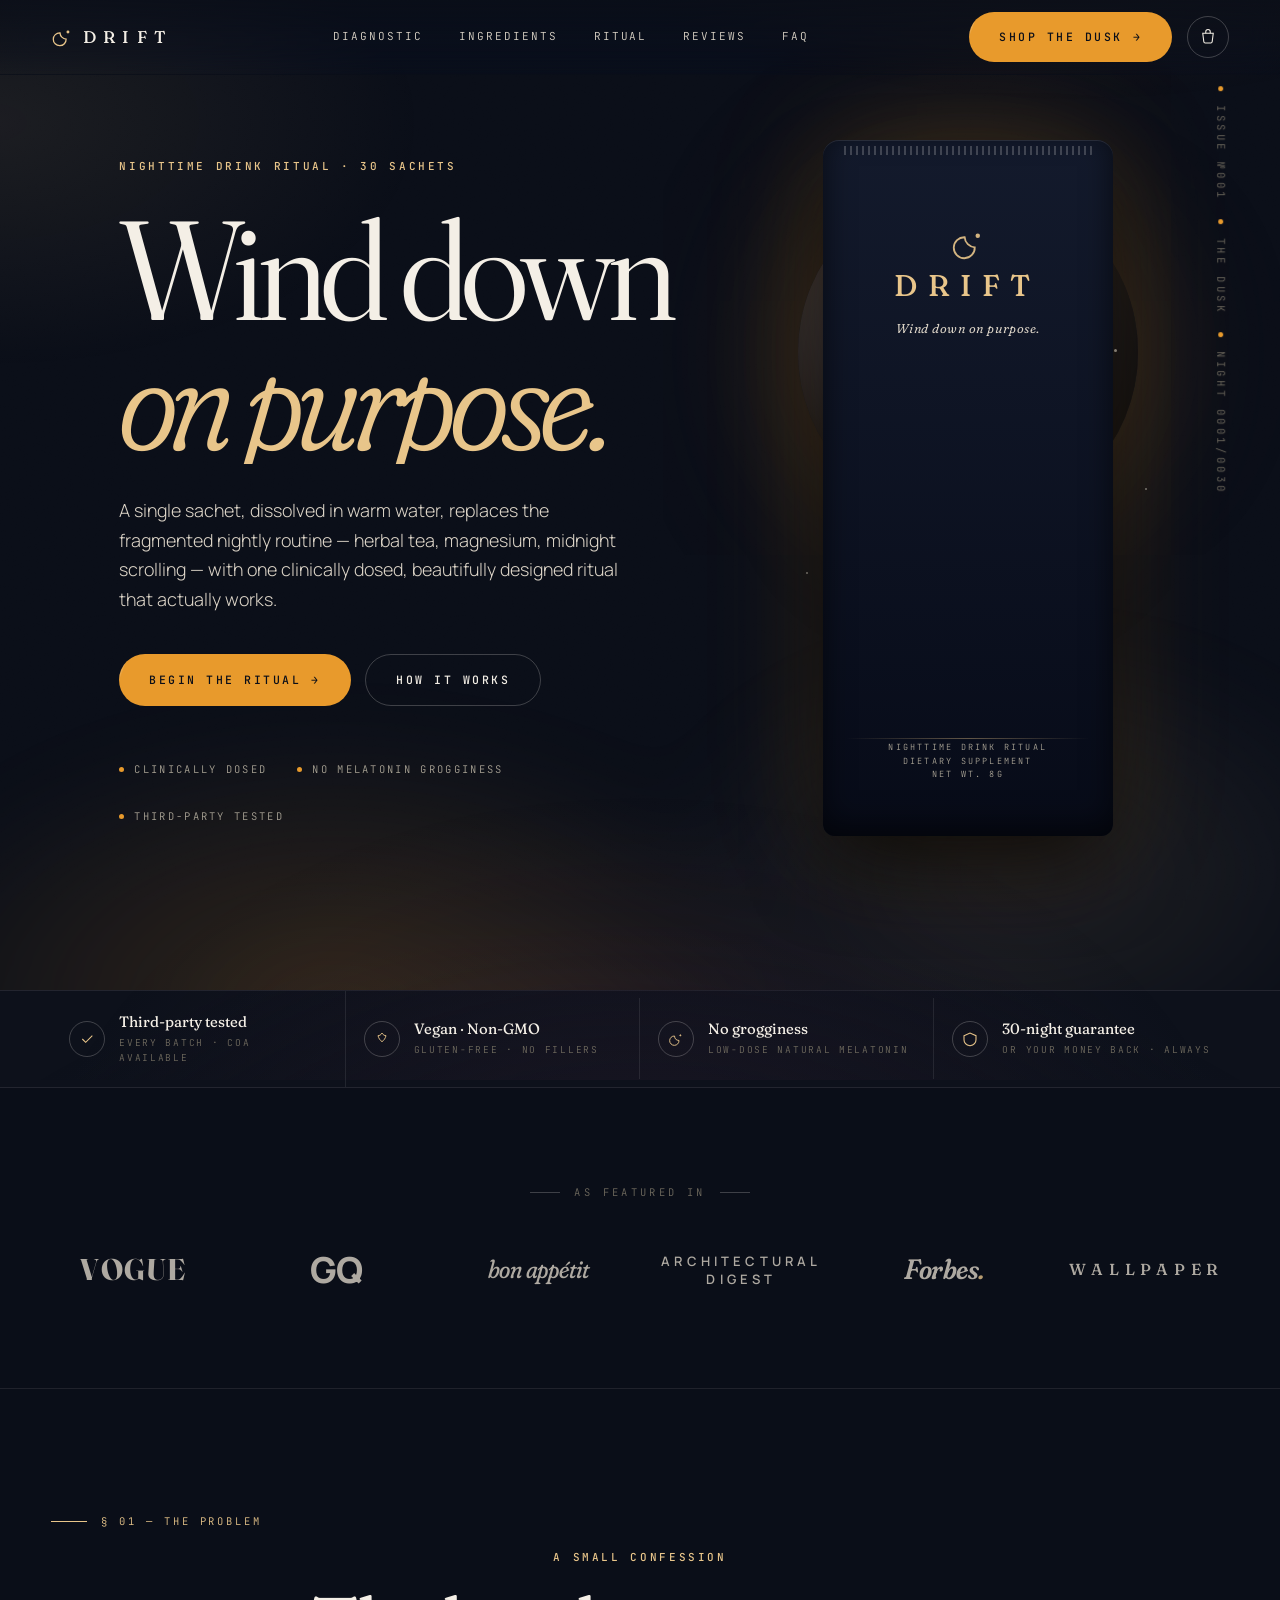
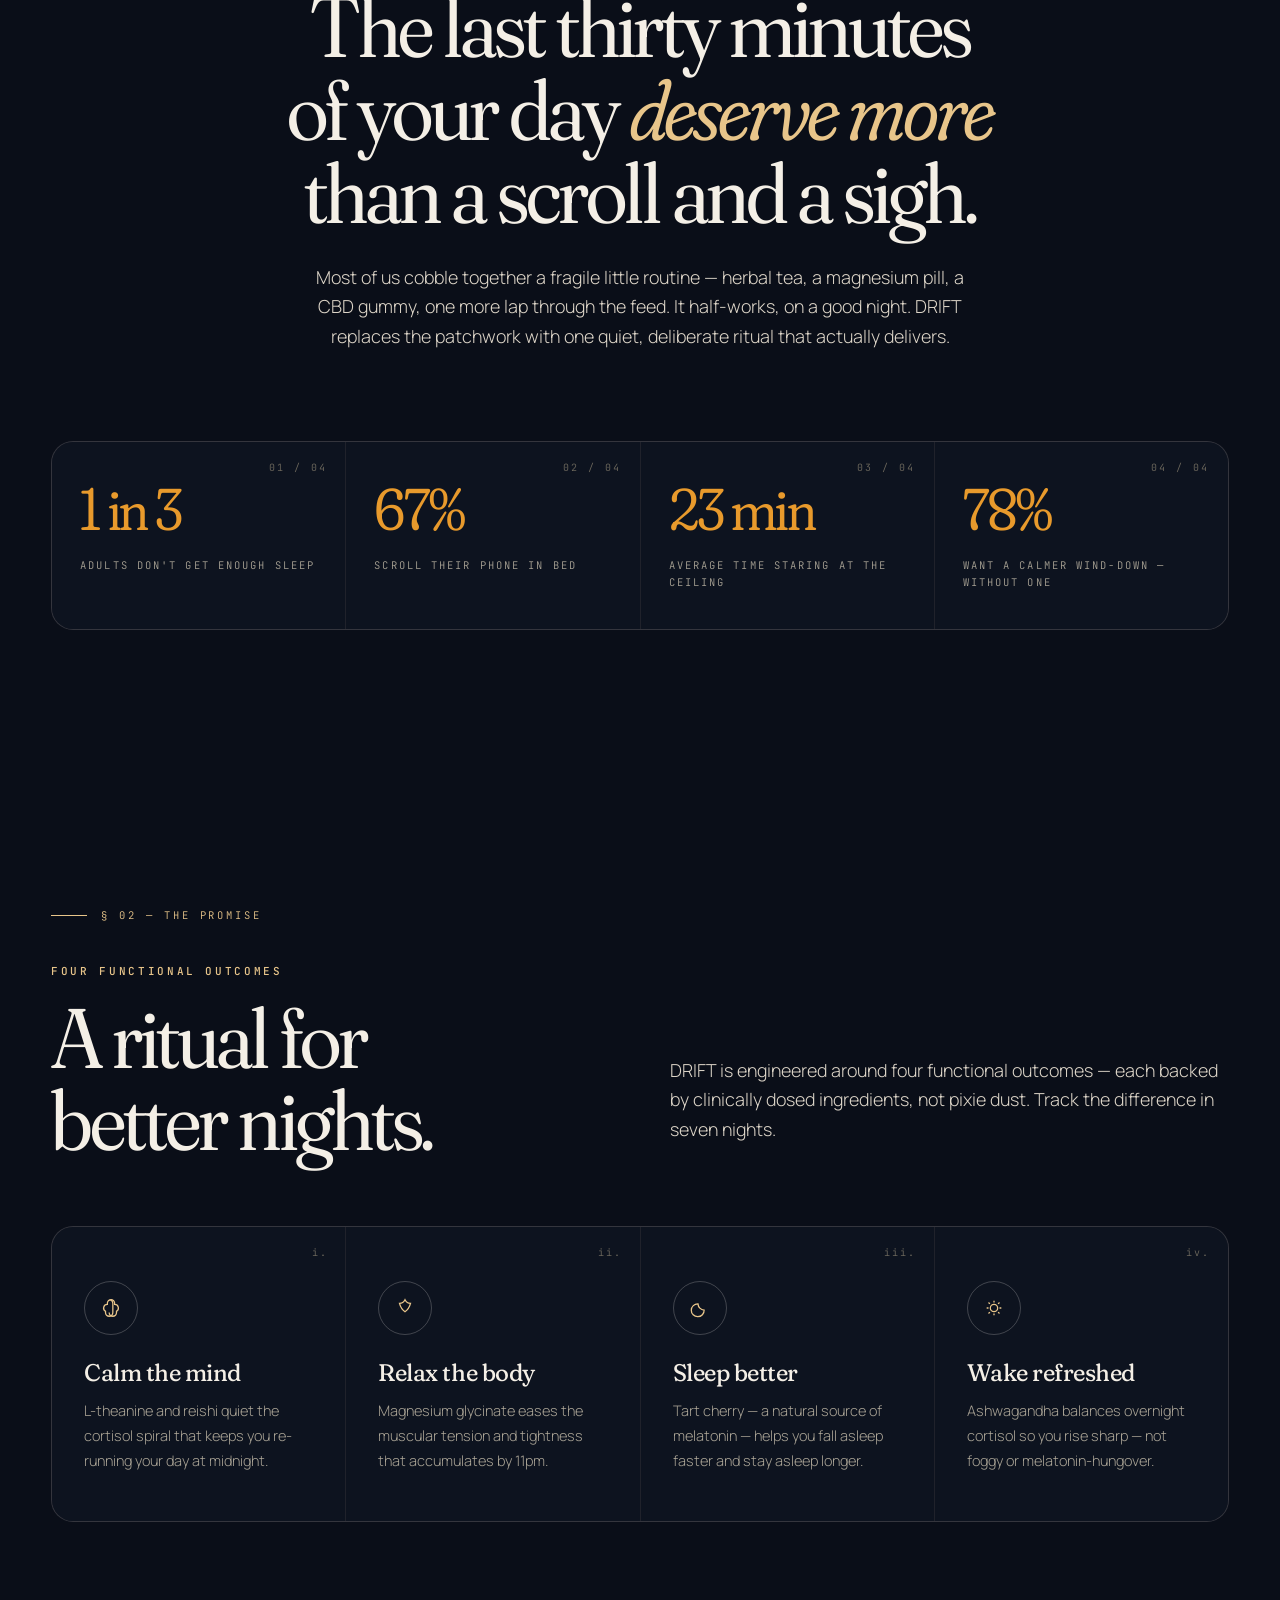
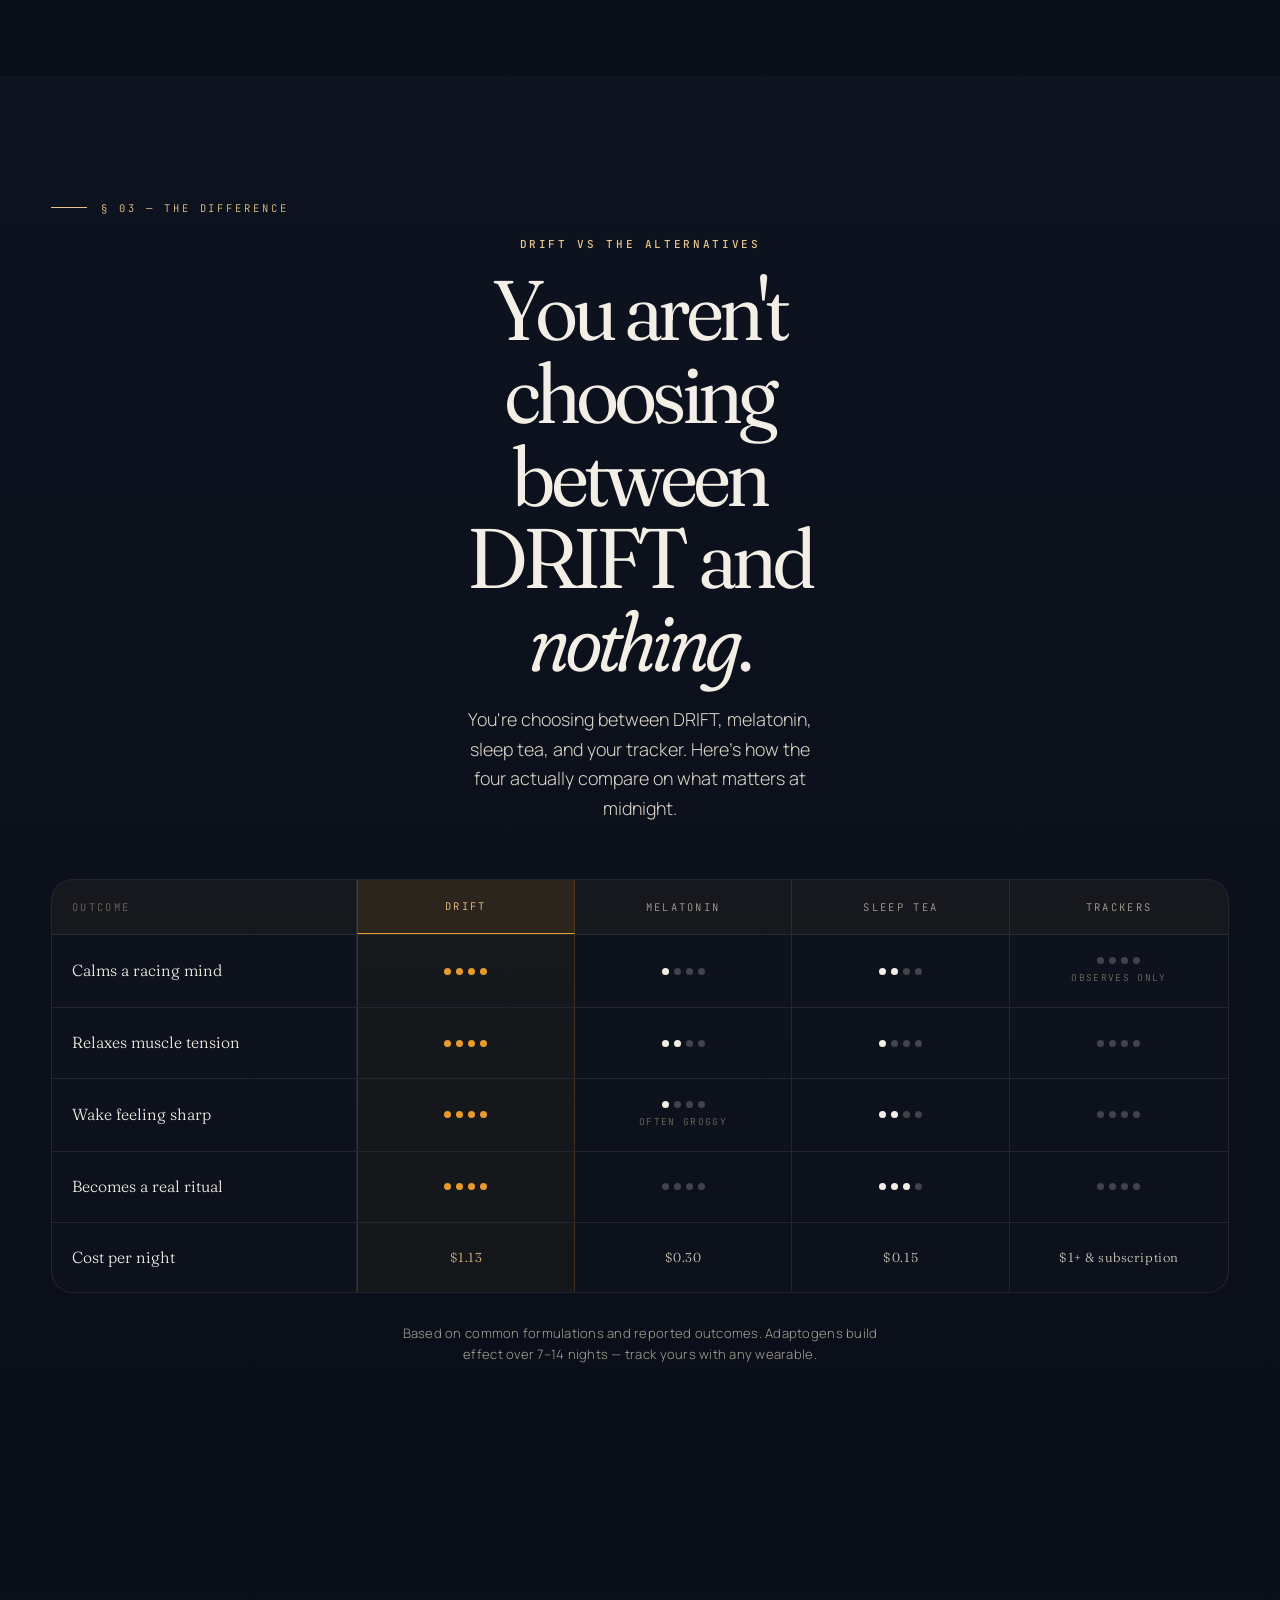
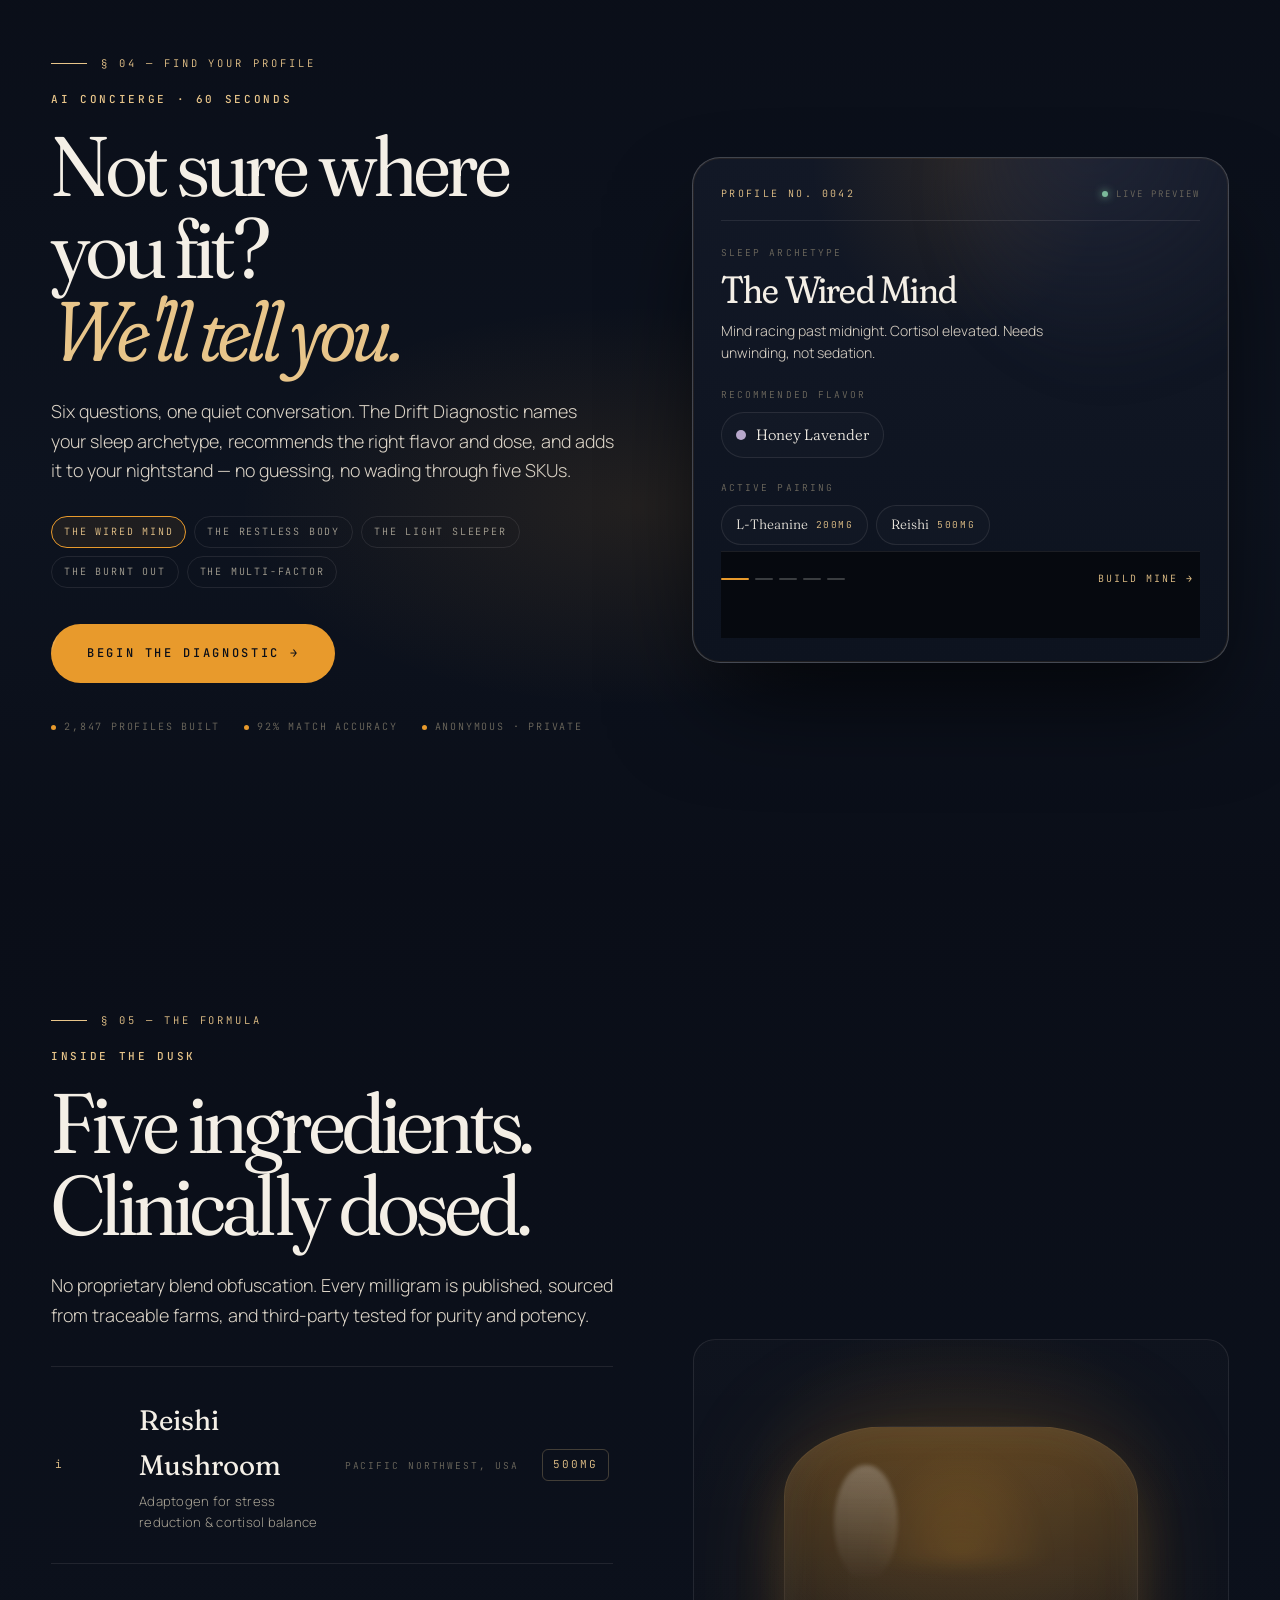
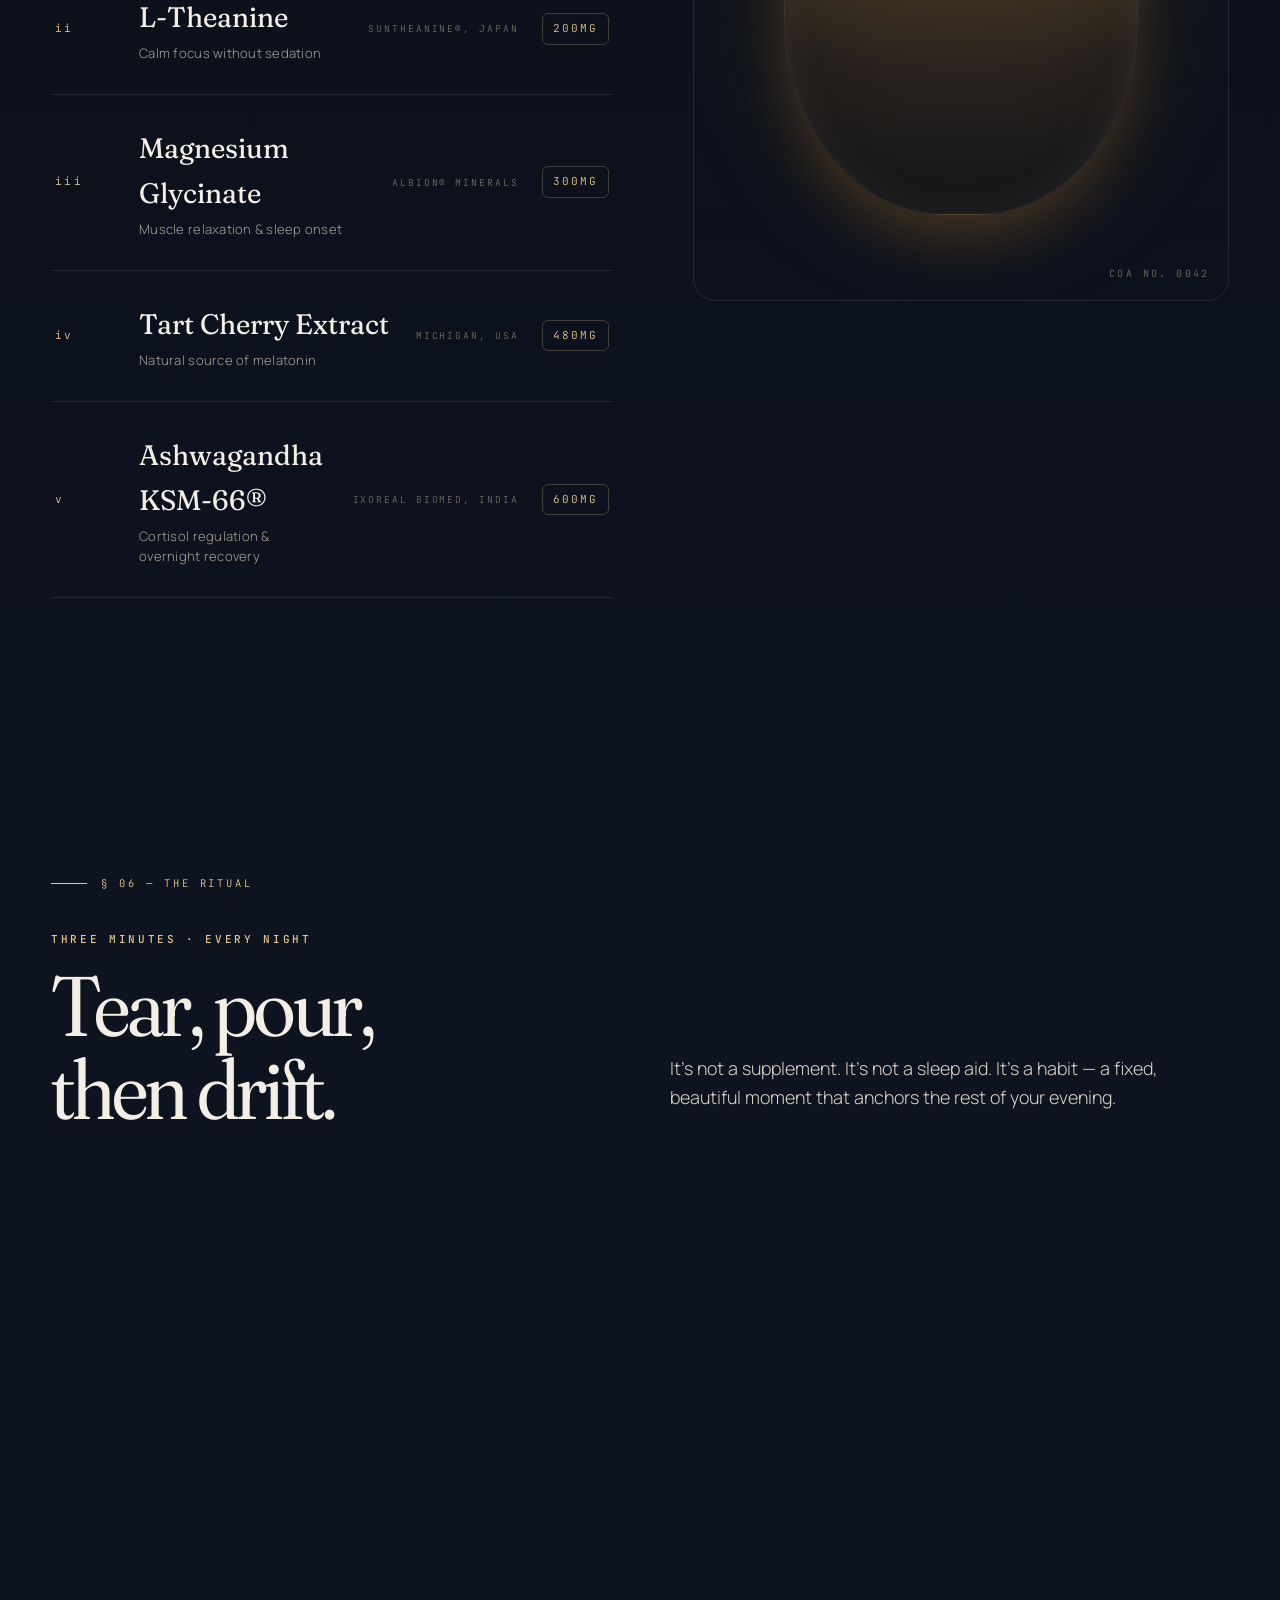
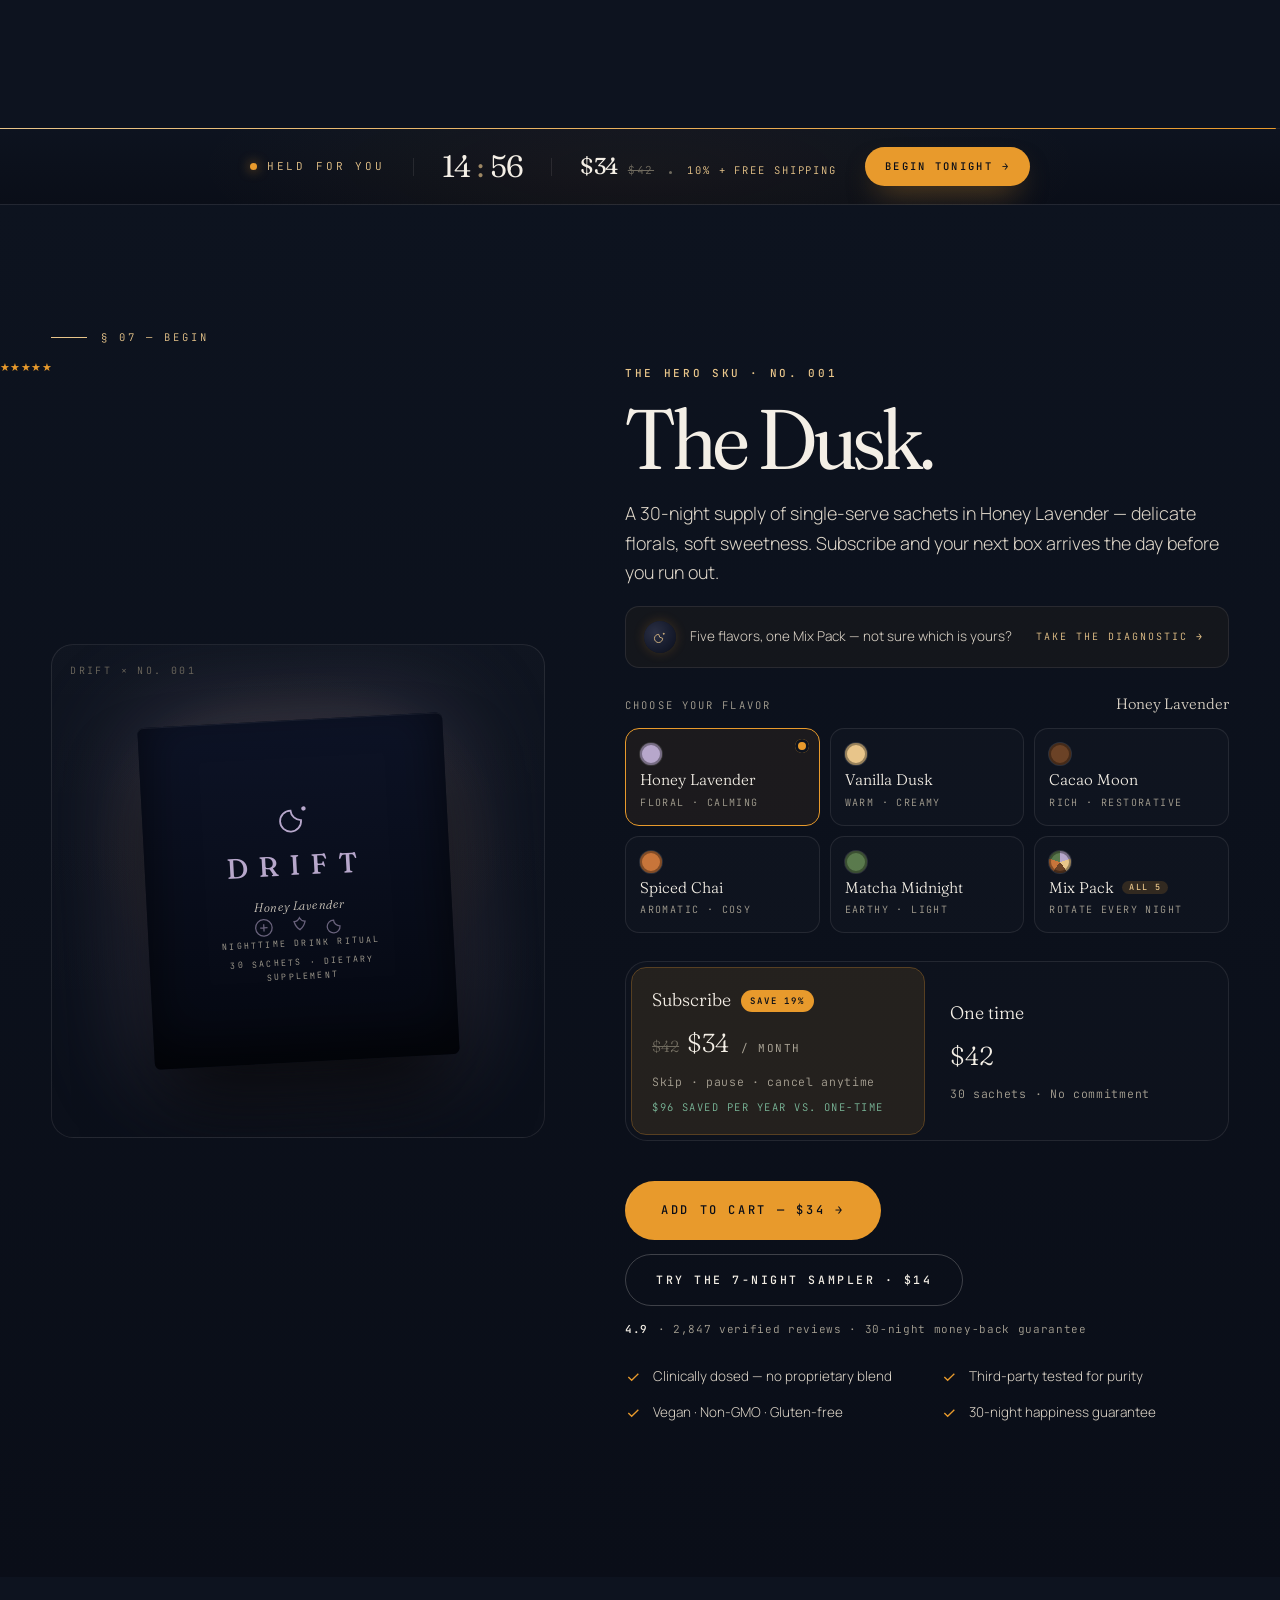
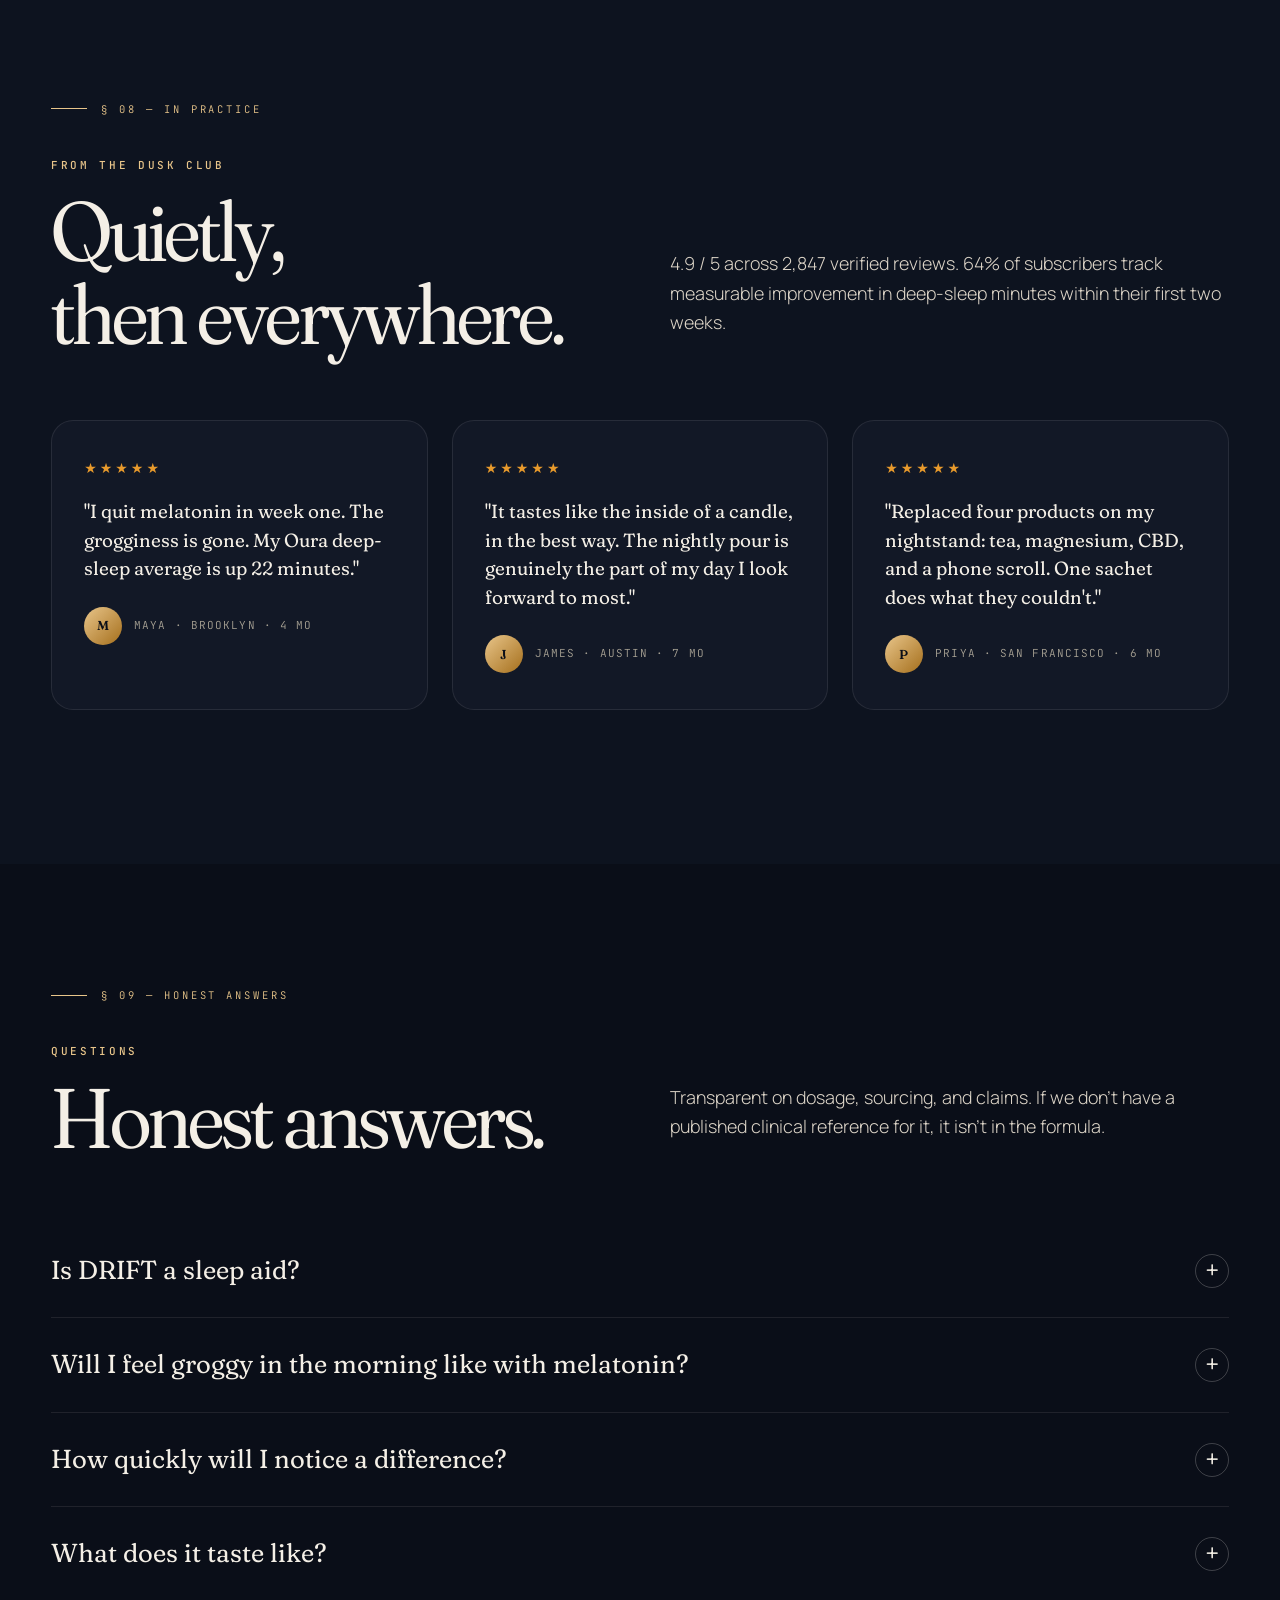
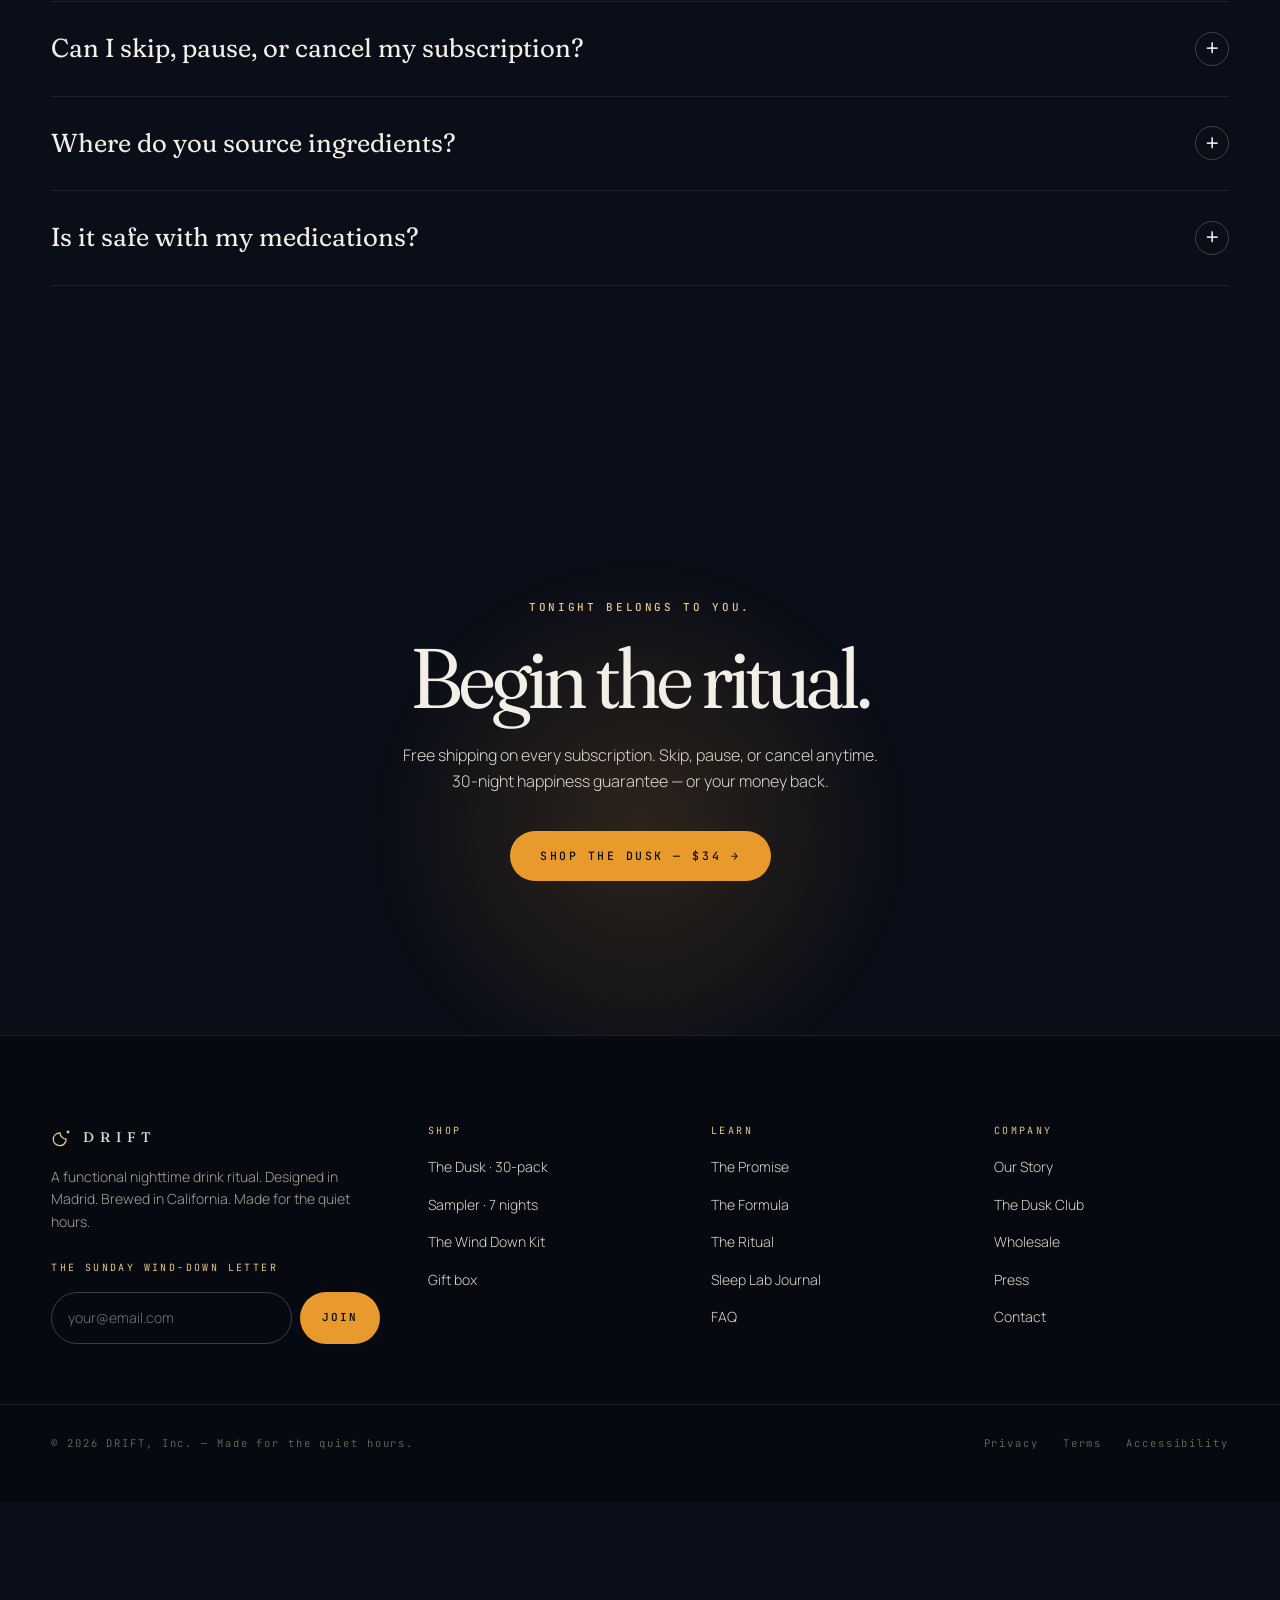
<file: index.html>
<!doctype html>
<html lang="en">
<head>
<meta charset="utf-8" />
<meta name="viewport" content="width=device-width, initial-scale=1, viewport-fit=cover" />
<title>DRIFT — Wind down on purpose. | Functional Nighttime Drink Ritual</title>
<meta name="description" content="A clinically dosed nighttime drink ritual. Five flavors, one sachet, no melatonin grogginess. Calm the mind, relax the body, sleep better, wake refreshed." />
<meta name="theme-color" content="#0A0E18" />

<!-- Open Graph -->
<meta property="og:type" content="website" />
<meta property="og:url" content="https://drift-night-ritual.vercel.app/" />
<meta property="og:title" content="DRIFT — Wind down on purpose." />
<meta property="og:description" content="A clinically dosed nighttime drink ritual. Five flavors, one sachet, no melatonin grogginess." />
<meta property="og:site_name" content="DRIFT" />

<!-- Twitter -->
<meta name="twitter:card" content="summary_large_image" />
<meta name="twitter:title" content="DRIFT — Wind down on purpose." />
<meta name="twitter:description" content="A clinically dosed nighttime drink ritual. Five flavors, one sachet, no grogginess." />

<!-- Favicon (inline SVG — moon mark) -->
<link rel="icon" type="image/svg+xml" href="data:image/svg+xml;utf8,<svg xmlns='http://www.w3.org/2000/svg' viewBox='0 0 32 32'><rect width='32' height='32' rx='7' fill='%230A0E18'/><path d='M22 19.2A8.6 8.6 0 0 1 13.7 11a8.6 8.6 0 1 0 8.3 8.3Z' fill='none' stroke='%23E89A2C' stroke-width='1.7'/><circle cx='24.5' cy='9.5' r='1.1' fill='%23E89A2C'/></svg>" />
<link rel="apple-touch-icon" href="data:image/svg+xml;utf8,<svg xmlns='http://www.w3.org/2000/svg' viewBox='0 0 32 32'><rect width='32' height='32' rx='7' fill='%230A0E18'/><path d='M22 19.2A8.6 8.6 0 0 1 13.7 11a8.6 8.6 0 1 0 8.3 8.3Z' fill='none' stroke='%23E89A2C' stroke-width='1.7'/><circle cx='24.5' cy='9.5' r='1.1' fill='%23E89A2C'/></svg>" />

<link rel="preconnect" href="https://fonts.googleapis.com">
<link rel="preconnect" href="https://fonts.gstatic.com" crossorigin>
<link href="https://fonts.googleapis.com/css2?family=Fraunces:ital,opsz,wght,SOFT@0,9..144,300..700,0..100;1,9..144,300..700,0..100&family=Manrope:wght@200;300;400;500;600;700;800&family=JetBrains+Mono:wght@400;500;600&display=swap" rel="stylesheet">
<link rel="stylesheet" href="assets/styles.css?v=20260507a">

<!-- Structured data for rich result eligibility -->
<script type="application/ld+json">
{
  "@context": "https://schema.org",
  "@type": "Product",
  "name": "DRIFT — The Dusk",
  "description": "A clinically dosed nighttime drink ritual. Five flavors, single-serve sachets, no melatonin grogginess.",
  "brand": { "@type": "Brand", "name": "DRIFT" },
  "category": "Dietary Supplements > Sleep Support",
  "offers": {
    "@type": "AggregateOffer",
    "priceCurrency": "USD",
    "lowPrice": "14.00",
    "highPrice": "78.00",
    "offerCount": "6",
    "availability": "https://schema.org/InStock",
    "url": "https://drift-night-ritual.vercel.app/#buy"
  },
  "aggregateRating": {
    "@type": "AggregateRating",
    "ratingValue": "4.9",
    "reviewCount": "2847"
  }
}
</script>
</head>
<body>

<a href="#main" class="skip-link">Skip to content</a>
<div class="candleglow" id="candleglow" aria-hidden="true"></div>
<div class="cursor cursor-dot" id="cursor-dot" aria-hidden="true"></div>
<div class="cursor cursor-ring" id="cursor-ring" aria-hidden="true"></div>
<div class="scroll-progress" aria-hidden="true"></div>

<!-- ============== NAV ============== -->
<header class="nav" id="nav">
  <div class="wrap nav-inner">
    <a href="#" class="brand" aria-label="DRIFT — Nighttime Ritual">
      <svg class="logo" viewBox="0 0 24 24" fill="none" stroke="currentColor" stroke-width="1.4" aria-hidden="true">
        <path d="M16.5 14.2A7 7 0 0 1 9.8 7.5a7 7 0 1 0 6.7 6.7Z"/>
        <circle cx="18.5" cy="6.5" r="0.9" fill="currentColor"/>
      </svg>
      DRIFT
    </a>
    <nav class="nav-links" aria-label="Primary">
      <a href="#diagnostic">Diagnostic</a>
      <a href="#ingredients">Ingredients</a>
      <a href="#ritual">Ritual</a>
      <a href="#reviews">Reviews</a>
      <a href="#faq">FAQ</a>
    </nav>
    <div class="nav-cta">
      <a class="btn btn-primary" href="#buy">Shop The Dusk <span class="arr">→</span></a>
      <button class="icon-btn" id="cart-btn" aria-label="Open cart">
        <svg width="18" height="18" viewBox="0 0 24 24" fill="none" stroke="currentColor" stroke-width="1.4" aria-hidden="true">
          <path d="M5 7h14l-1.4 11.2a2 2 0 0 1-2 1.8H8.4a2 2 0 0 1-2-1.8L5 7Z"/>
          <path d="M9 7V5a3 3 0 0 1 6 0v2"/>
        </svg>
        <span class="cart-badge" id="cart-badge">0</span>
      </button>
      <button class="menu-btn" aria-label="Open menu" id="openMenu"><span></span></button>
    </div>
  </div>
</header>

<div class="drawer" id="drawer" aria-hidden="true">
  <div class="drawer-top">
    <a href="#" class="brand">
      <svg class="logo" viewBox="0 0 24 24" fill="none" stroke="currentColor" stroke-width="1.4"><path d="M16.5 14.2A7 7 0 0 1 9.8 7.5a7 7 0 1 0 6.7 6.7Z"/><circle cx="18.5" cy="6.5" r="0.9" fill="currentColor"/></svg>
      DRIFT
    </a>
    <button class="close-btn" id="closeMenu" aria-label="Close menu">✕</button>
  </div>
  <nav class="drawer-links">
    <a href="#diagnostic">Diagnostic</a>
    <a href="#ingredients">Ingredients</a>
    <a href="#ritual">Ritual</a>
    <a href="#reviews">Reviews</a>
    <a href="#faq">FAQ</a>
    <a href="#buy" style="color:var(--amber-soft)">Shop The Dusk →</a>
  </nav>
</div>

<!-- ============== HERO ============== -->
<section class="hero" id="hero">
  <div class="aurora" aria-hidden="true"></div>
  <div class="hero-caption" aria-hidden="true">
    <span><i class="pip"></i>ISSUE №001</span>
    <span><i class="pip"></i>THE DUSK</span>
    <span><i class="pip"></i>NIGHT 0001/0030</span>
  </div>

  <div class="wrap hero-grid">
    <div class="reveal-stagger">
      <span class="eyebrow">Nighttime Drink Ritual · 30 Sachets</span>
      <h1 style="margin-top:28px">
        <span class="split-line"><span class="word em">Wind</span> <span class="word em">down</span></span>
        <span class="split-line"><span class="word it">on</span> <span class="word it">purpose.</span></span>
      </h1>
      <p class="lede hero-subline">
        A single sachet, dissolved in warm water, replaces the fragmented
        nightly routine — herbal tea, magnesium, midnight scrolling — with one
        clinically dosed, beautifully designed ritual that actually works.
      </p>
      <div class="hero-actions">
        <button class="btn btn-primary magnetic" data-add="dusk-sub">Begin the ritual <span class="arr">→</span></button>
        <a href="#ingredients" class="btn btn-ghost">How it works</a>
      </div>
      <div class="hero-meta">
        <span><i class="dot"></i>Clinically dosed</span>
        <span><i class="dot"></i>No melatonin grogginess</span>
        <span><i class="dot"></i>Third-party tested</span>
      </div>
    </div>

    <div class="hero-art" aria-hidden="true" data-parallax="0.3">
      <div class="moon" data-parallax="0.2"></div>
      <div class="stars">
        <span class="star" style="top:10%; left:18%"></span>
        <span class="star s2" style="top:30%; left:88%"></span>
        <span class="star" style="top:62%; left:8%"></span>
        <span class="star" style="top:80%; left:74%; animation-delay:1s"></span>
        <span class="star s2" style="top:18%; left:62%; animation-delay:1.5s"></span>
        <span class="star" style="top:50%; left:96%; animation-delay:.5s"></span>
      </div>
      <div class="sachet" data-parallax="0.15">
        <div style="display:flex; flex-direction:column; align-items:center; margin-top:8%">
          <svg class="sachet-moon" viewBox="0 0 24 24" fill="none" stroke="#E8C58A" stroke-width="1.2" aria-hidden="true">
            <path d="M16.5 14.2A7 7 0 0 1 9.8 7.5a7 7 0 1 0 6.7 6.7Z"/>
            <circle cx="18.5" cy="6.5" r="0.9" fill="#E8C58A"/>
          </svg>
          <div class="sachet-logo">DRIFT</div>
          <div class="sachet-tag">Wind down on purpose.</div>
        </div>
        <div class="sachet-meta">
          Nighttime Drink Ritual<br/>
          Dietary Supplement<br/>
          Net Wt. 8g
        </div>
      </div>
    </div>
  </div>
</section>

<main id="main">

<!-- ============== TRUST STRIP ============== -->
<div class="trust-strip" aria-label="Product credentials">
  <div class="wrap trust-strip-inner">
    <div class="trust-cell">
      <span class="ico" aria-hidden="true">
        <svg width="16" height="16" viewBox="0 0 24 24" fill="none" stroke="currentColor" stroke-width="1.6"><path d="M5 12l5 5L20 7"/></svg>
      </span>
      <div class="copy"><div class="t">Third-party tested</div><div class="s">Every batch · COA available</div></div>
    </div>
    <div class="trust-cell">
      <span class="ico" aria-hidden="true">
        <svg width="16" height="16" viewBox="0 0 24 24" fill="none" stroke="currentColor" stroke-width="1.4"><path d="M12 3c1.5 3 4 4 6 4-1 4-3 7-6 9-3-2-5-5-6-9 2 0 4.5-1 6-4Z"/></svg>
      </span>
      <div class="copy"><div class="t">Vegan · Non-GMO</div><div class="s">Gluten-free · No fillers</div></div>
    </div>
    <div class="trust-cell">
      <span class="ico" aria-hidden="true">
        <svg width="16" height="16" viewBox="0 0 24 24" fill="none" stroke="currentColor" stroke-width="1.4"><path d="M16.5 14.2A7 7 0 0 1 9.8 7.5a7 7 0 1 0 6.7 6.7Z"/><circle cx="18.5" cy="6.5" r="0.8" fill="currentColor"/></svg>
      </span>
      <div class="copy"><div class="t">No grogginess</div><div class="s">Low-dose natural melatonin</div></div>
    </div>
    <div class="trust-cell">
      <span class="ico" aria-hidden="true">
        <svg width="16" height="16" viewBox="0 0 24 24" fill="none" stroke="currentColor" stroke-width="1.6"><path d="M3 7l9-4 9 4v6c0 5-4 8-9 9-5-1-9-4-9-9V7Z"/></svg>
      </span>
      <div class="copy"><div class="t">30-night guarantee</div><div class="s">Or your money back · Always</div></div>
    </div>
  </div>
</div>

<!-- ============== PRESS WALL ============== -->
<section class="press-wall" aria-label="As featured in">
  <div class="wrap">
    <span class="lbl">As featured in</span>
    <div class="press-grid">
      <span class="press-mark pm-vogue">Vogue</span>
      <span class="press-mark pm-gq">GQ</span>
      <span class="press-mark pm-ba">bon appétit</span>
      <span class="press-mark pm-ad"><span>Architectural</span><span>Digest</span></span>
      <span class="press-mark pm-forbes">Forbes</span>
      <span class="press-mark pm-wall">Wallpaper</span>
    </div>
  </div>
</section>

<!-- ============== PROMISE ============== -->
<section class="promise" id="problem">
  <div class="section-num">§ 01 — The Problem</div>
  <div class="wrap reveal">
    <span class="eyebrow">A small confession</span>
    <h2 style="margin-top:18px">
      The last thirty minutes of your day <em>deserve more</em> than a scroll and a sigh.
    </h2>
    <p class="lede">
      Most of us cobble together a fragile little routine — herbal tea, a magnesium pill,
      a CBD gummy, one more lap through the feed. It half-works, on a good night.
      DRIFT replaces the patchwork with one quiet, deliberate ritual that actually delivers.
    </p>

    <div class="stat-row reveal-stagger">
      <div class="stat" data-num="01 / 04">
        <div class="num"><em>1 in 3</em></div>
        <div class="lbl">Adults don't get enough sleep</div>
      </div>
      <div class="stat" data-num="02 / 04">
        <div class="num"><em>67%</em></div>
        <div class="lbl">Scroll their phone in bed</div>
      </div>
      <div class="stat" data-num="03 / 04">
        <div class="num"><em>23 min</em></div>
        <div class="lbl">Average time staring at the ceiling</div>
      </div>
      <div class="stat" data-num="04 / 04">
        <div class="num"><em>78%</em></div>
        <div class="lbl">Want a calmer wind-down — without one</div>
      </div>
    </div>
  </div>
</section>

<!-- ============== PILLARS ============== -->
<section id="science">
  <div class="section-num">§ 02 — The Promise</div>
  <div class="wrap">
    <div class="section-head reveal">
      <div>
        <span class="eyebrow">Four functional outcomes</span>
        <h2 style="margin-top:14px">A ritual for<br/>better nights.</h2>
      </div>
      <p class="lede">
        DRIFT is engineered around four functional outcomes — each backed by clinically
        dosed ingredients, not pixie dust. Track the difference in seven nights.
      </p>
    </div>

    <div class="pillars reveal-stagger">
      <div class="pillar">
        <div class="pillar-num">i.</div>
        <div class="pillar-icon">
          <svg width="22" height="22" viewBox="0 0 24 24" fill="none" stroke="currentColor" stroke-width="1.4">
            <path d="M12 3a4 4 0 0 0-4 4v1a4 4 0 0 0-2 7.5V17a4 4 0 0 0 8 0V7a4 4 0 0 0-2-3.5Z"/>
            <path d="M12 3a4 4 0 0 1 4 4v1a4 4 0 0 1 2 7.5V17a4 4 0 0 1-8 0"/>
          </svg>
        </div>
        <h3>Calm the mind</h3>
        <p>L-theanine and reishi quiet the cortisol spiral that keeps you re-running your day at midnight.</p>
      </div>
      <div class="pillar">
        <div class="pillar-num">ii.</div>
        <div class="pillar-icon">
          <svg width="22" height="22" viewBox="0 0 24 24" fill="none" stroke="currentColor" stroke-width="1.4">
            <path d="M12 3c1.5 3 4 4 6 4-1 4-3 7-6 9-3-2-5-5-6-9 2 0 4.5-1 6-4Z"/>
          </svg>
        </div>
        <h3>Relax the body</h3>
        <p>Magnesium glycinate eases the muscular tension and tightness that accumulates by 11pm.</p>
      </div>
      <div class="pillar">
        <div class="pillar-num">iii.</div>
        <div class="pillar-icon">
          <svg width="22" height="22" viewBox="0 0 24 24" fill="none" stroke="currentColor" stroke-width="1.4">
            <path d="M16.5 14.2A7 7 0 0 1 9.8 7.5a7 7 0 1 0 6.7 6.7Z"/>
          </svg>
        </div>
        <h3>Sleep better</h3>
        <p>Tart cherry — a natural source of melatonin — helps you fall asleep faster and stay asleep longer.</p>
      </div>
      <div class="pillar">
        <div class="pillar-num">iv.</div>
        <div class="pillar-icon">
          <svg width="22" height="22" viewBox="0 0 24 24" fill="none" stroke="currentColor" stroke-width="1.4">
            <circle cx="12" cy="12" r="4"/><path d="M12 4v2M12 18v2M4 12h2M18 12h2M6 6l1.5 1.5M16.5 16.5L18 18M6 18l1.5-1.5M16.5 7.5L18 6"/>
          </svg>
        </div>
        <h3>Wake refreshed</h3>
        <p>Ashwagandha balances overnight cortisol so you rise sharp — not foggy or melatonin-hungover.</p>
      </div>
    </div>
  </div>
</section>

<!-- ============== §03 COMPARISON ============== -->
<section class="compare" id="compare">
  <div class="section-num">§ 03 — The Difference</div>
  <div class="wrap">
    <div class="compare-head reveal">
      <span class="eyebrow">DRIFT vs the alternatives</span>
      <h2>You aren't choosing between<br/>DRIFT and <em>nothing</em>.</h2>
      <p class="lede">You're choosing between DRIFT, melatonin, sleep tea, and your tracker. Here's how the four actually compare on what matters at midnight.</p>
    </div>

    <div class="compare-table reveal">
      <div class="compare-row head">
        <div class="compare-cell">Outcome</div>
        <div class="compare-cell is-drift">DRIFT</div>
        <div class="compare-cell">Melatonin</div>
        <div class="compare-cell">Sleep tea</div>
        <div class="compare-cell">Trackers</div>
      </div>

      <div class="compare-row">
        <div class="compare-cell label">Calms a racing mind</div>
        <div class="compare-cell score is-drift" data-col="DRIFT">
          <div class="dots"><span class="on"></span><span class="on"></span><span class="on"></span><span class="on"></span></div>
        </div>
        <div class="compare-cell score" data-col="Melatonin">
          <div class="dots"><span class="on"></span><span></span><span></span><span></span></div>
        </div>
        <div class="compare-cell score" data-col="Sleep tea">
          <div class="dots"><span class="on"></span><span class="on"></span><span></span><span></span></div>
        </div>
        <div class="compare-cell score" data-col="Trackers">
          <div class="dots"><span></span><span></span><span></span><span></span></div>
          <span class="note">Observes only</span>
        </div>
      </div>

      <div class="compare-row">
        <div class="compare-cell label">Relaxes muscle tension</div>
        <div class="compare-cell score is-drift" data-col="DRIFT">
          <div class="dots"><span class="on"></span><span class="on"></span><span class="on"></span><span class="on"></span></div>
        </div>
        <div class="compare-cell score" data-col="Melatonin">
          <div class="dots"><span class="on"></span><span class="on"></span><span></span><span></span></div>
        </div>
        <div class="compare-cell score" data-col="Sleep tea">
          <div class="dots"><span class="on"></span><span></span><span></span><span></span></div>
        </div>
        <div class="compare-cell score" data-col="Trackers">
          <div class="dots"><span></span><span></span><span></span><span></span></div>
        </div>
      </div>

      <div class="compare-row">
        <div class="compare-cell label">Wake feeling sharp</div>
        <div class="compare-cell score is-drift" data-col="DRIFT">
          <div class="dots"><span class="on"></span><span class="on"></span><span class="on"></span><span class="on"></span></div>
        </div>
        <div class="compare-cell score" data-col="Melatonin">
          <div class="dots"><span class="on"></span><span></span><span></span><span></span></div>
          <span class="note">Often groggy</span>
        </div>
        <div class="compare-cell score" data-col="Sleep tea">
          <div class="dots"><span class="on"></span><span class="on"></span><span></span><span></span></div>
        </div>
        <div class="compare-cell score" data-col="Trackers">
          <div class="dots"><span></span><span></span><span></span><span></span></div>
        </div>
      </div>

      <div class="compare-row">
        <div class="compare-cell label">Becomes a real ritual</div>
        <div class="compare-cell score is-drift" data-col="DRIFT">
          <div class="dots"><span class="on"></span><span class="on"></span><span class="on"></span><span class="on"></span></div>
        </div>
        <div class="compare-cell score" data-col="Melatonin">
          <div class="dots"><span></span><span></span><span></span><span></span></div>
        </div>
        <div class="compare-cell score" data-col="Sleep tea">
          <div class="dots"><span class="on"></span><span class="on"></span><span class="on"></span><span></span></div>
        </div>
        <div class="compare-cell score" data-col="Trackers">
          <div class="dots"><span></span><span></span><span></span><span></span></div>
        </div>
      </div>

      <div class="compare-row">
        <div class="compare-cell label">Cost per night</div>
        <div class="compare-cell score is-drift" data-col="DRIFT">
          <span class="note" style="font-size:13px; color:var(--amber-soft); letter-spacing:.04em; text-transform:none; font-family:var(--serif)">$1.13</span>
        </div>
        <div class="compare-cell score" data-col="Melatonin">
          <span class="note" style="font-size:13px; color:var(--bone-dim); letter-spacing:.04em; text-transform:none; font-family:var(--serif)">$0.30</span>
        </div>
        <div class="compare-cell score" data-col="Sleep tea">
          <span class="note" style="font-size:13px; color:var(--bone-dim); letter-spacing:.04em; text-transform:none; font-family:var(--serif)">$0.15</span>
        </div>
        <div class="compare-cell score" data-col="Trackers">
          <span class="note" style="font-size:13px; color:var(--bone-dim); letter-spacing:.04em; text-transform:none; font-family:var(--serif)">$1+ &amp; subscription</span>
        </div>
      </div>
    </div>

    <p class="small" style="text-align:center; margin-top:30px; max-width:60ch; margin-left:auto; margin-right:auto">
      Based on common formulations and reported outcomes. Adaptogens build effect over 7–14 nights — track yours with any wearable.
    </p>
  </div>
</section>

<!-- ============== §04 FIND YOUR PROFILE ============== -->
<section class="profile-finder" id="diagnostic">
  <div class="section-num">§ 04 — Find Your Profile</div>
  <div class="wrap profile-grid">
    <div class="profile-copy reveal">
      <span class="eyebrow">AI Concierge · 60 Seconds</span>
      <h2 style="margin-top:14px">
        Not sure where<br/>you fit?<br/>
        <em>We'll tell you.</em>
      </h2>
      <p class="lede">
        Six questions, one quiet conversation. The Drift Diagnostic names your sleep
        archetype, recommends the right flavor and dose, and adds it to your nightstand
        — no guessing, no wading through five SKUs.
      </p>

      <div class="archetype-tags" id="archetype-tags">
        <span data-arch="wired" class="is-active">The Wired Mind</span>
        <span data-arch="restless">The Restless Body</span>
        <span data-arch="light">The Light Sleeper</span>
        <span data-arch="fatigue">The Burnt Out</span>
        <span data-arch="holistic">The Multi-Factor</span>
      </div>

      <button class="btn btn-primary btn-lg magnetic" data-dx-open>
        Begin the diagnostic <span class="arr">→</span>
      </button>

      <div class="profile-trust">
        <span><i class="dot"></i>2,847 profiles built</span>
        <span><i class="dot"></i>92% match accuracy</span>
        <span><i class="dot"></i>Anonymous · Private</span>
      </div>
    </div>

    <div class="profile-card reveal" id="profile-card" aria-hidden="true">
      <header>
        <span class="profile-num" id="pcard-num">PROFILE NO. 0042</span>
        <span class="profile-status">Live preview</span>
      </header>
      <div class="pcard-body">
        <div class="pcard-row pcard-fade" id="pcard-arch-block">
          <span class="lbl">Sleep Archetype</span>
          <div class="pcard-archetype-name" id="pcard-title">The Wired Mind</div>
          <p class="pcard-archetype-desc" id="pcard-desc">Mind racing past midnight. Cortisol elevated. Needs unwinding, not sedation.</p>
        </div>
        <div class="pcard-row pcard-fade" id="pcard-flavor-block">
          <span class="lbl">Recommended Flavor</span>
          <div class="pcard-flavor-line">
            <span class="sw" id="pcard-sw" style="background:#B7A7CB"></span>
            <span class="nm" id="pcard-flavor">Honey Lavender</span>
          </div>
        </div>
        <div class="pcard-row pcard-fade" id="pcard-ingreds-block">
          <span class="lbl">Active Pairing</span>
          <div class="pcard-ingreds" id="pcard-ingreds">
            <div class="ig-pill"><span class="ig-name">L-Theanine</span><span class="ig-dose">200mg</span></div>
            <div class="ig-pill"><span class="ig-name">Reishi</span><span class="ig-dose">500mg</span></div>
          </div>
        </div>
      </div>
      <footer>
        <span class="pcard-dots" id="pcard-dots">
          <span class="d active"></span><span class="d"></span><span class="d"></span><span class="d"></span><span class="d"></span>
        </span>
        <button class="footer-cta" data-dx-open>Build mine →</button>
      </footer>
    </div>
  </div>
</section>

<!-- ============== §05 INGREDIENTS ============== -->
<section class="ingredients" id="ingredients">
  <div class="section-num">§ 05 — The Formula</div>
  <div class="wrap ing-grid">
    <div class="reveal">
      <span class="eyebrow">Inside The Dusk</span>
      <h2 style="margin-top:14px">Five ingredients.<br/>Clinically dosed.</h2>
      <p class="lede" style="margin-top:24px">
        No proprietary blend obfuscation. Every milligram is published, sourced from
        traceable farms, and third-party tested for purity and potency.
      </p>

      <div class="ing-list" style="margin-top:36px">
        <div class="ing-item">
          <div class="ing-num">i</div>
          <div>
            <div class="ing-name">Reishi Mushroom</div>
            <span class="ing-desc">Adaptogen for stress reduction & cortisol balance</span>
          </div>
          <div class="ing-origin">Pacific Northwest, USA</div>
          <div class="ing-dose">500mg</div>
        </div>
        <div class="ing-item">
          <div class="ing-num">ii</div>
          <div>
            <div class="ing-name">L-Theanine</div>
            <span class="ing-desc">Calm focus without sedation</span>
          </div>
          <div class="ing-origin">Suntheanine®, Japan</div>
          <div class="ing-dose">200mg</div>
        </div>
        <div class="ing-item">
          <div class="ing-num">iii</div>
          <div>
            <div class="ing-name">Magnesium Glycinate</div>
            <span class="ing-desc">Muscle relaxation & sleep onset</span>
          </div>
          <div class="ing-origin">Albion® Minerals</div>
          <div class="ing-dose">300mg</div>
        </div>
        <div class="ing-item">
          <div class="ing-num">iv</div>
          <div>
            <div class="ing-name">Tart Cherry Extract</div>
            <span class="ing-desc">Natural source of melatonin</span>
          </div>
          <div class="ing-origin">Michigan, USA</div>
          <div class="ing-dose">480mg</div>
        </div>
        <div class="ing-item">
          <div class="ing-num">v</div>
          <div>
            <div class="ing-name">Ashwagandha KSM-66®</div>
            <span class="ing-desc">Cortisol regulation & overnight recovery</span>
          </div>
          <div class="ing-origin">Ixoreal Biomed, India</div>
          <div class="ing-dose">600mg</div>
        </div>
      </div>
    </div>

    <div class="ing-visual reveal" aria-hidden="true">
      <div class="steam"></div>
      <div class="glass"></div>
    </div>
  </div>
</section>

<!-- ============== RITUAL ============== -->
<section class="ritual" id="ritual">
  <div class="section-num">§ 06 — The Ritual</div>
  <div class="wrap">
    <div class="section-head reveal">
      <div>
        <span class="eyebrow">Three minutes · Every night</span>
        <h2 style="margin-top:14px">Tear, pour,<br/>then drift.</h2>
      </div>
      <p class="lede">
        It's not a supplement. It's not a sleep aid. It's a habit — a fixed,
        beautiful moment that anchors the rest of your evening.
      </p>
    </div>
  </div>

  <!-- Cinematic, scroll-driven ritual stage (desktop · non-reduced-motion) -->
  <div class="ritual-stage" id="ritual-stage">
    <div class="ritual-pin">
      <svg class="ritual-art" viewBox="0 0 600 760" preserveAspectRatio="xMidYMid meet" aria-hidden="true">
        <defs>
          <linearGradient id="rg-sachet" x1="0" y1="0" x2="0" y2="1">
            <stop offset="0%" stop-color="#171f33"/>
            <stop offset="100%" stop-color="#070c18"/>
          </linearGradient>
          <linearGradient id="rg-liquid" x1="0" y1="0" x2="0" y2="1">
            <stop offset="0%" stop-color="#E8C58A"/>
            <stop offset="60%" stop-color="#D69A45"/>
            <stop offset="100%" stop-color="#7E5417"/>
          </linearGradient>
          <radialGradient id="rg-bloom" cx="50%" cy="58%" r="55%">
            <stop offset="0%" stop-color="rgba(232,154,44,0.60)"/>
            <stop offset="55%" stop-color="rgba(232,154,44,0.12)"/>
            <stop offset="100%" stop-color="rgba(232,154,44,0)"/>
          </radialGradient>
          <clipPath id="cup-clip">
            <path d="M 240 470 L 252 670 Q 252 692 274 692 L 326 692 Q 348 692 348 670 L 360 470 Z"/>
          </clipPath>
        </defs>

        <!-- Warm bloom background -->
        <rect class="r-bloom" x="0" y="0" width="600" height="760" fill="url(#rg-bloom)"/>

        <!-- Sachet -->
        <g class="r-sachet">
          <rect class="r-sachet-body" x="240" y="130" width="120" height="218" rx="7" ry="7" fill="url(#rg-sachet)" stroke="rgba(232,197,138,0.32)" stroke-width="1"/>
          <line class="r-sachet-seam" x1="246" y1="148" x2="354" y2="148" stroke="rgba(232,197,138,0.55)" stroke-width="0.8" stroke-dasharray="2 3"/>
          <!-- Torn lid (rises during phase 1) -->
          <path class="r-sachet-lid" d="M 240 142 L 248 132 L 258 140 L 268 130 L 278 138 L 288 130 L 298 140 L 308 130 L 318 138 L 328 130 L 338 140 L 348 132 L 360 142 L 360 122 L 240 122 Z" fill="#0a0e1a" stroke="rgba(232,197,138,0.42)" stroke-width="1"/>
          <g class="r-sachet-label">
            <text x="300" y="218" text-anchor="middle" font-family="Fraunces, serif" font-size="17" letter-spacing="6" fill="#E8C58A" opacity="0.9" font-weight="400">DRIFT</text>
            <text x="300" y="238" text-anchor="middle" font-family="JetBrains Mono, monospace" font-size="6.5" letter-spacing="2" fill="rgba(232,197,138,0.62)">WIND DOWN ON PURPOSE</text>
            <line x1="272" y1="250" x2="328" y2="250" stroke="rgba(232,197,138,0.32)" stroke-width="0.6"/>
            <text x="300" y="266" text-anchor="middle" font-family="JetBrains Mono, monospace" font-size="6" letter-spacing="2" fill="rgba(232,197,138,0.5)">NET WT. 8G</text>
          </g>
        </g>

        <!-- Falling amber particles — fewer, more elegant -->
        <g class="r-particles">
          <circle class="rp" style="--x:-3;  --x2:-7" cx="278" cy="150" r="2"   fill="#E8C58A"/>
          <circle class="rp" style="--x:5;   --x2:9"  cx="295" cy="150" r="1.7" fill="#E89A2C"/>
          <circle class="rp" style="--x:-7;  --x2:-2" cx="305" cy="150" r="2.1" fill="#E8C58A"/>
          <circle class="rp" style="--x:3;   --x2:-5" cx="322" cy="150" r="1.5" fill="#A56F1C"/>
          <circle class="rp" style="--x:9;   --x2:1"  cx="313" cy="150" r="2"   fill="#E8C58A"/>
          <circle class="rp" style="--x:-2;  --x2:8"  cx="288" cy="150" r="1.5" fill="#E89A2C"/>
          <circle class="rp" style="--x:6;   --x2:-3" cx="300" cy="150" r="1.8" fill="#E8C58A"/>
          <circle class="rp" style="--x:-5;  --x2:4"  cx="292" cy="150" r="1.4" fill="#E89A2C"/>
          <circle class="rp" style="--x:2;   --x2:6"  cx="318" cy="150" r="1.7" fill="#E8C58A"/>
        </g>

        <!-- Cup -->
        <g class="r-cup">
          <path d="M 240 470 L 252 670 Q 252 692 274 692 L 326 692 Q 348 692 348 670 L 360 470" stroke="rgba(232,197,138,0.62)" stroke-width="1.4" fill="none"/>
          <ellipse cx="300" cy="710" rx="78" ry="6" stroke="rgba(232,197,138,0.30)" stroke-width="1" fill="none"/>
          <path d="M 358 510 Q 396 510 396 558 Q 396 605 358 605" stroke="rgba(232,197,138,0.55)" stroke-width="1.4" fill="none"/>
          <ellipse cx="300" cy="470" rx="60" ry="8" stroke="rgba(232,197,138,0.65)" stroke-width="1.2" fill="none"/>
          <g clip-path="url(#cup-clip)">
            <rect class="r-liquid" x="240" y="470" width="120" height="240" fill="url(#rg-liquid)"/>
            <ellipse class="r-liquid-surface" cx="300" cy="470" rx="58" ry="6" fill="#E8C58A"/>
          </g>
        </g>

        <!-- Steam -->
        <g class="r-steam">
          <path class="rs rs1" d="M 280 458 Q 268 414 286 374 Q 270 326 294 286" stroke="rgba(232,197,138,0.85)" stroke-width="1.6" fill="none" stroke-linecap="round"/>
          <path class="rs rs2" d="M 300 458 Q 314 414 296 372 Q 312 330 302 290" stroke="rgba(232,197,138,0.65)" stroke-width="1.6" fill="none" stroke-linecap="round"/>
          <path class="rs rs3" d="M 320 458 Q 332 412 314 372" stroke="rgba(232,197,138,0.50)" stroke-width="1.4" fill="none" stroke-linecap="round"/>
        </g>
      </svg>

      <!-- Cross-faded captions -->
      <ol class="ritual-caps" aria-label="The ritual">
        <li class="rcap" data-phase="1">
          <span class="rcap-num">01 — Tear</span>
          <h3>Tear.</h3>
          <p>Pull a single sachet from the box. Notice the weight of the matte paper, the soft tear along the seam. The day is closing.</p>
          <span class="rcap-tag">— 30 seconds —</span>
        </li>
        <li class="rcap" data-phase="2">
          <span class="rcap-num">02 — Pour</span>
          <h3>Pour.</h3>
          <p>Empty into 8oz of warm water. Watch the powder dissolve into a soft amber bloom. Stir slowly. Inhale.</p>
          <span class="rcap-tag">— 60 seconds —</span>
        </li>
        <li class="rcap" data-phase="3">
          <span class="rcap-num">03 — Drift</span>
          <h3>Drift.</h3>
          <p>Sip without your phone. Read, stretch, journal — anything but scroll. Your body knows what to do from here.</p>
          <span class="rcap-tag">— Until the cup is empty —</span>
        </li>
      </ol>

      <!-- Progress ticks -->
      <div class="ritual-progress" aria-hidden="true">
        <span class="rp-tick" data-tick="1"></span>
        <span class="rp-line"><span class="rp-fill"></span></span>
        <span class="rp-tick" data-tick="2"></span>
        <span class="rp-line"><span class="rp-fill rp-fill-2"></span></span>
        <span class="rp-tick" data-tick="3"></span>
      </div>
    </div>
  </div>

  <!-- Mobile / reduced-motion fallback (cards) -->
  <div class="wrap">
    <div class="ritual-grid ritual-grid-fallback reveal-stagger">
      <div class="step">
        <div class="step-num">01</div>
        <h3>Tear</h3>
        <p>Pull a single sachet from the box. Notice the weight of the matte paper, the soft tear along the seam. The day is closing.</p>
        <span class="step-tag">— 30 seconds —</span>
      </div>
      <div class="step">
        <div class="step-num">02</div>
        <h3>Pour</h3>
        <p>Empty into 8oz of warm water. Watch the powder dissolve into a soft amber bloom. Stir slowly. Inhale.</p>
        <span class="step-tag">— 60 seconds —</span>
      </div>
      <div class="step">
        <div class="step-num">03</div>
        <h3>Drift</h3>
        <p>Sip without your phone. Read, stretch, journal — anything but scroll. Your body knows what to do from here.</p>
        <span class="step-tag">— Until the cup is empty —</span>
      </div>
    </div>
  </div>
</section>

<!-- ============== HELD FOR YOU — slim conversion ribbon ============== -->
<aside class="dusk-hour" id="dusk-hour" data-state="active" aria-label="Held for you — price reserved">
  <span class="dh-rail dh-rail-top" aria-hidden="true"><span class="dh-rail-fill" id="dh-fill"></span></span>
  <div class="wrap dh-inner">
    <span class="dh-mark">
      <i class="dh-orb" aria-hidden="true"></i>
      <span id="dh-mark-text">Held for you</span>
    </span>
    <span class="dh-sep" aria-hidden="true"></span>
    <span class="dh-clock" aria-live="polite" aria-atomic="true">
      <span class="dh-num" id="dh-m">15</span><span class="dh-dot">:</span><span class="dh-num" id="dh-s">00</span>
    </span>
    <span class="dh-sep" aria-hidden="true"></span>
    <span class="dh-offer">
      <span class="dh-price">$34</span>
      <s class="dh-was">$42</s>
      <span class="dh-sep-thin" aria-hidden="true"></span>
      <span class="dh-bonus">10% + free shipping</span>
    </span>
    <button class="dh-cta" id="dh-cta" type="button">
      Begin tonight <span class="arr">→</span>
    </button>
  </div>
</aside>

<!-- ============== BUY ============== -->
<section class="buy" id="buy">
  <div class="section-num">§ 07 — Begin</div>
  <div class="wrap buy-grid">
    <div class="buy-art reveal" aria-hidden="true">
      <div class="box" id="buy-box">
        <div class="box-top">
          <svg width="36" height="36" viewBox="0 0 24 24" fill="none" stroke="currentColor" stroke-width="1.2" class="box-moon"><path d="M16.5 14.2A7 7 0 0 1 9.8 7.5a7 7 0 1 0 6.7 6.7Z"/><circle cx="18.5" cy="6.5" r="0.9" fill="currentColor"/></svg>
          <div class="box-name" id="buy-box-name">DRIFT</div>
          <div class="box-tag" id="buy-box-tag">Honey Lavender</div>
        </div>
        <div class="box-icons">
          <svg width="22" height="22" viewBox="0 0 24 24" fill="none" stroke="currentColor" stroke-width="1.4"><circle cx="12" cy="12" r="9"/><path d="M8 12h8M12 8v8"/></svg>
          <svg width="22" height="22" viewBox="0 0 24 24" fill="none" stroke="currentColor" stroke-width="1.4"><path d="M12 3c1.5 3 4 4 6 4-1 4-3 7-6 9-3-2-5-5-6-9 2 0 4.5-1 6-4Z"/></svg>
          <svg width="22" height="22" viewBox="0 0 24 24" fill="none" stroke="currentColor" stroke-width="1.4"><path d="M16.5 14.2A7 7 0 0 1 9.8 7.5a7 7 0 1 0 6.7 6.7Z"/></svg>
        </div>
        <div class="box-bottom">
          <div id="buy-box-line1">Nighttime Drink Ritual</div>
          <div id="buy-box-line2">30 Sachets · Dietary Supplement</div>
        </div>
      </div>
    </div>

    <div class="reveal">
      <span class="eyebrow">The Hero SKU · No. 001</span>
      <h2 style="margin-top:14px" id="buy-heading">The Dusk.</h2>
      <p class="lede" id="buy-lede" style="margin-top:18px">
        A 30-night supply of single-serve sachets in Honey Lavender.
        Subscribe and your next box arrives the day before you run out.
      </p>

      <div class="buy-quiz-hint" id="buy-quiz-hint">
        <span class="icon" aria-hidden="true">
          <svg width="14" height="14" viewBox="0 0 24 24" fill="none" stroke="#E8C58A" stroke-width="1.4"><path d="M16.5 14.2A7 7 0 0 1 9.8 7.5a7 7 0 1 0 6.7 6.7Z"/><circle cx="18.5" cy="6.5" r="0.9" fill="#E8C58A"/></svg>
        </span>
        <span class="text">Five flavors, one Mix Pack — not sure which is yours?</span>
        <button class="cta" data-dx-open>Take the diagnostic →</button>
      </div>

      <!-- Personalised banner (shown only when a saved diagnostic profile exists) -->
      <div class="dx-bridge" id="dx-bridge" hidden>
        <span class="dx-bridge-mark" aria-hidden="true">
          <svg width="14" height="14" viewBox="0 0 24 24" fill="none" stroke="currentColor" stroke-width="1.6"><path d="M5 12l5 5L20 7"/></svg>
        </span>
        <div class="dx-bridge-info">
          <div class="dx-bridge-title"><span id="dx-bridge-arch">The Wired Mind</span> · <span id="dx-bridge-pct">92%</span> match</div>
          <div class="dx-bridge-sub">Based on your sleep profile · Pre-selected <span id="dx-bridge-flavor">Honey Lavender</span></div>
        </div>
        <button class="dx-bridge-adjust" data-dx-open>Adjust →</button>
      </div>

      <div class="flavor-label">
        <span class="lbl">Choose your flavor</span>
        <span class="sel" id="flavor-selected">Honey Lavender</span>
      </div>
      <div class="flavor-grid" role="radiogroup" aria-label="Flavor">
        <button class="flavor-card" data-flavor="lavender" role="radio" aria-checked="true">
          <span class="swatch"></span>
          <span class="name">Honey Lavender</span>
          <span class="desc">Floral · Calming</span>
        </button>
        <button class="flavor-card" data-flavor="vanilla" role="radio" aria-checked="false">
          <span class="swatch"></span>
          <span class="name">Vanilla Dusk</span>
          <span class="desc">Warm · Creamy</span>
        </button>
        <button class="flavor-card" data-flavor="cacao" role="radio" aria-checked="false">
          <span class="swatch"></span>
          <span class="name">Cacao Moon</span>
          <span class="desc">Rich · Restorative</span>
        </button>
        <button class="flavor-card" data-flavor="chai" role="radio" aria-checked="false">
          <span class="swatch"></span>
          <span class="name">Spiced Chai</span>
          <span class="desc">Aromatic · Cosy</span>
        </button>
        <button class="flavor-card" data-flavor="matcha" role="radio" aria-checked="false">
          <span class="swatch"></span>
          <span class="name">Matcha Midnight</span>
          <span class="desc">Earthy · Light</span>
        </button>
        <button class="flavor-card flavor-card-mix" data-flavor="mix" role="radio" aria-checked="false">
          <span class="swatch swatch-mix"></span>
          <span class="name">Mix Pack <span class="flavor-badge">All 5</span></span>
          <span class="desc">Rotate every night</span>
        </button>
      </div>

      <div class="plan" role="radiogroup" aria-label="Purchase plan">
        <button class="plan-opt" role="radio" aria-checked="true" data-plan="sub">
          <div class="name">Subscribe <span class="badge">Save 19%</span></div>
          <div class="price"><s id="planCompare">$42</s><span id="planSubPrice">$34</span><span class="per">/ month</span></div>
          <div class="desc">Skip · pause · cancel anytime</div>
          <div class="plan-saves" id="planSaves">$96 saved per year vs. one-time</div>
        </button>
        <button class="plan-opt" role="radio" aria-checked="false" data-plan="one">
          <div class="name">One time</div>
          <div class="price"><span id="planOnePrice">$42</span></div>
          <div class="desc">30 sachets · No commitment</div>
        </button>
      </div>

      <div class="hero-actions">
        <button class="btn btn-primary btn-lg magnetic" id="buy-add">Add to cart — <span id="planPrice">$34</span> <span class="arr">→</span></button>
        <button class="btn btn-ghost" data-add="sampler">Try the 7-night sampler · $14</button>
      </div>

      <div class="cta-trust">
        <span class="stars" aria-hidden="true">★★★★★</span>
        <span><strong>4.9</strong> · 2,847 verified reviews · 30-night money-back guarantee</span>
      </div>

      <div class="perks">
        <div class="perk"><svg width="16" height="16" viewBox="0 0 24 24" fill="none" stroke="#E89A2C" stroke-width="2"><path d="M5 12l5 5L20 7"/></svg>Clinically dosed — no proprietary blend</div>
        <div class="perk"><svg width="16" height="16" viewBox="0 0 24 24" fill="none" stroke="#E89A2C" stroke-width="2"><path d="M5 12l5 5L20 7"/></svg>Third-party tested for purity</div>
        <div class="perk"><svg width="16" height="16" viewBox="0 0 24 24" fill="none" stroke="#E89A2C" stroke-width="2"><path d="M5 12l5 5L20 7"/></svg>Vegan · Non-GMO · Gluten-free</div>
        <div class="perk"><svg width="16" height="16" viewBox="0 0 24 24" fill="none" stroke="#E89A2C" stroke-width="2"><path d="M5 12l5 5L20 7"/></svg>30-night happiness guarantee</div>
      </div>
    </div>
  </div>
</section>

<!-- ============== REVIEWS ============== -->
<section class="reviews" id="reviews">
  <div class="section-num">§ 08 — In Practice</div>
  <div class="wrap">
    <div class="section-head reveal">
      <div>
        <span class="eyebrow">From the Dusk Club</span>
        <h2 style="margin-top:14px">Quietly,<br/>then everywhere.</h2>
      </div>
      <p class="lede">
        4.9 / 5 across 2,847 verified reviews. 64% of subscribers track measurable
        improvement in deep-sleep minutes within their first two weeks.
      </p>
    </div>

    <div class="review-grid reveal-stagger">
      <div class="review">
        <div class="stars-row">★★★★★</div>
        <p>"I quit melatonin in week one. The grogginess is gone. My Oura deep-sleep average is up 22 minutes."</p>
        <div class="who"><div class="avatar">M</div><div>Maya · Brooklyn · 4 mo</div></div>
      </div>
      <div class="review">
        <div class="stars-row">★★★★★</div>
        <p>"It tastes like the inside of a candle, in the best way. The nightly pour is genuinely the part of my day I look forward to most."</p>
        <div class="who"><div class="avatar">J</div><div>James · Austin · 7 mo</div></div>
      </div>
      <div class="review">
        <div class="stars-row">★★★★★</div>
        <p>"Replaced four products on my nightstand: tea, magnesium, CBD, and a phone scroll. One sachet does what they couldn't."</p>
        <div class="who"><div class="avatar">P</div><div>Priya · San Francisco · 6 mo</div></div>
      </div>
    </div>
  </div>
</section>

<!-- ============== FAQ ============== -->
<section id="faq">
  <div class="section-num">§ 09 — Honest Answers</div>
  <div class="wrap">
    <div class="section-head reveal">
      <div>
        <span class="eyebrow">Questions</span>
        <h2 style="margin-top:14px">Honest answers.</h2>
      </div>
      <p class="lede">
        Transparent on dosage, sourcing, and claims. If we don't have a published
        clinical reference for it, it isn't in the formula.
      </p>
    </div>

    <div class="reveal">
      <details>
        <summary>Is DRIFT a sleep aid?<span class="plus">+</span></summary>
        <div class="ans">No. DRIFT is a dietary supplement designed to support a calming evening ritual. It is not a pharmaceutical and makes no medical claims. The ingredients are clinically dosed adaptogens that help calm the mind, relax the body, and support natural sleep onset.</div>
      </details>
      <details>
        <summary>Will I feel groggy in the morning like with melatonin?<span class="plus">+</span></summary>
        <div class="ans">DRIFT contains a small amount of natural melatonin from tart cherry — a fraction of the dose in commercial gummies. Most customers report waking sharper, not foggier. We deliberately avoided synthetic high-dose melatonin for this reason.</div>
      </details>
      <details>
        <summary>How quickly will I notice a difference?<span class="plus">+</span></summary>
        <div class="ans">Adaptogens build effect over time. Most subscribers report meaningful changes in sleep onset and quality within 7–14 nights. We recommend tracking with an Oura ring, Apple Watch, or WHOOP for objective feedback.</div>
      </details>
      <details>
        <summary>What does it taste like?<span class="plus">+</span></summary>
        <div class="ans">Honey Lavender is delicately floral with a soft sweetness. Vanilla Dusk is warm, lightly toasted, and creamy. Both are designed to taste like something between a tea and a latte — not medicinal, never bitter.</div>
      </details>
      <details>
        <summary>Can I skip, pause, or cancel my subscription?<span class="plus">+</span></summary>
        <div class="ans">Always. Manage everything from your account dashboard — skip a delivery, pause for a month, or cancel in two clicks. No phone calls, no retention dark patterns.</div>
      </details>
      <details>
        <summary>Where do you source ingredients?<span class="plus">+</span></summary>
        <div class="ans">Our ashwagandha is KSM-66® from Ixoreal Biomed in India. Reishi is dual-extracted from Real Mushrooms in the US. Magnesium glycinate is from Albion Minerals. Every batch ships with a third-party Certificate of Analysis available on our site.</div>
      </details>
      <details>
        <summary>Is it safe with my medications?<span class="plus">+</span></summary>
        <div class="ans">As with any supplement, please consult your physician — particularly if you take SSRIs, blood thinners, thyroid medication, or are pregnant or nursing. We publish full ingredient lists with no proprietary blend obfuscation so you and your doctor have everything you need.</div>
      </details>
    </div>
  </div>
</section>

<!-- ============== CTA BAND ============== -->
<section class="cta-band">
  <div class="wrap reveal">
    <span class="eyebrow">Tonight belongs to you.</span>
    <h2 style="margin-top:18px">Begin the ritual.</h2>
    <p>Free shipping on every subscription. Skip, pause, or cancel anytime. 30-night happiness guarantee — or your money back.</p>
    <button class="btn btn-primary magnetic" data-add="dusk-sub">Shop The Dusk — $34 <span class="arr">→</span></button>
  </div>
</section>

</main>

<!-- ============== STICKY MOBILE ADD-TO-CART ============== -->
<div class="sticky-cart" id="sticky-cart" aria-hidden="true">
  <div class="sc-thumb"><span class="sc-mark" id="sc-mark">DRIFT</span></div>
  <div class="sc-info">
    <div class="sc-name" id="sc-name">The Dusk · Subscribe</div>
    <div class="sc-meta"><s id="sc-compare">$42</s><span class="price" id="sc-price">$34/mo</span> · <span id="sc-flavor">Honey Lavender</span></div>
  </div>
  <button class="sc-cta" id="sticky-add">Add</button>
</div>

<!-- ============== FOOTER ============== -->
<footer>
  <div class="wrap foot-grid foot">
    <div class="foot-brand">
      <a href="#" class="brand">
        <svg class="logo" viewBox="0 0 24 24" fill="none" stroke="currentColor" stroke-width="1.4"><path d="M16.5 14.2A7 7 0 0 1 9.8 7.5a7 7 0 1 0 6.7 6.7Z"/><circle cx="18.5" cy="6.5" r="0.9" fill="currentColor"/></svg>
        DRIFT
      </a>
      <p>A functional nighttime drink ritual. Designed in Madrid. Brewed in California. Made for the quiet hours.</p>
      <h4 style="margin-top:30px">The Sunday Wind-Down letter</h4>
      <form class="newsletter" id="news-form">
        <input type="email" placeholder="your@email.com" aria-label="Email address" required>
        <button type="submit">Join</button>
      </form>
    </div>
    <div>
      <h4>Shop</h4>
      <ul>
        <li><a href="#buy">The Dusk · 30-pack</a></li>
        <li><a href="#" data-add="sampler">Sampler · 7 nights</a></li>
        <li><a href="#" data-add="kit">The Wind Down Kit</a></li>
        <li><a href="#">Gift box</a></li>
      </ul>
    </div>
    <div>
      <h4>Learn</h4>
      <ul>
        <li><a href="#science">The Promise</a></li>
        <li><a href="#ingredients">The Formula</a></li>
        <li><a href="#ritual">The Ritual</a></li>
        <li><a href="#">Sleep Lab Journal</a></li>
        <li><a href="#faq">FAQ</a></li>
      </ul>
    </div>
    <div>
      <h4>Company</h4>
      <ul>
        <li><a href="#">Our Story</a></li>
        <li><a href="#">The Dusk Club</a></li>
        <li><a href="#">Wholesale</a></li>
        <li><a href="#">Press</a></li>
        <li><a href="#">Contact</a></li>
      </ul>
    </div>
  </div>
  <div class="wrap foot-bottom">
    <div>© 2026 DRIFT, Inc. — Made for the quiet hours.</div>
    <div style="display:flex; gap:24px">
      <a href="#">Privacy</a><a href="#">Terms</a><a href="#">Accessibility</a>
    </div>
  </div>
</footer>

<!-- ============== THE DRIFT DIAGNOSTIC MODAL ============== -->
<div class="dx-modal" id="dx-modal" role="dialog" aria-modal="true" aria-labelledby="dx-title" aria-hidden="true">
  <div class="dx-card">
    <header class="dx-head">
      <span class="title" id="dx-title">The Drift Diagnostic</span>
      <div class="dx-head-right">
        <span class="progress" id="dx-progress-text">01 / 06</span>
        <button class="close" id="dx-close" aria-label="Close">✕</button>
      </div>
    </header>
    <div class="dx-progress-bar"><div class="dx-progress-fill" id="dx-progress-fill"></div></div>

    <div class="dx-body">
      <div class="dx-stage" id="dx-stage"></div>
    </div>

    <footer class="dx-foot">
      <button class="back" id="dx-back" disabled>← Back</button>
      <button class="btn btn-primary next" id="dx-next" disabled>Continue <span class="arr">→</span></button>
    </footer>
  </div>
</div>

<script src="assets/app.js?v=20260507a"></script>
<script src="assets/diagnostic.js?v=20260507a"></script>
<script>
(function(){
  const FLAVORS = {
    lavender: { name:'Honey Lavender',     short:'Honey Lavender',  swatch:'#B7A7CB', desc:'A 30-night supply of single-serve sachets in Honey Lavender — delicate florals, soft sweetness. Subscribe and your next box arrives the day before you run out.' },
    vanilla:  { name:'Vanilla Dusk',       short:'Vanilla Dusk',    swatch:'#E8C58A', desc:'A 30-night supply of single-serve sachets in Vanilla Dusk — warm, lightly toasted, creamy. Subscribe and your next box arrives the day before you run out.' },
    cacao:    { name:'Cacao Moon',         short:'Cacao Moon',      swatch:'#C68A5A', desc:'A 30-night supply of single-serve sachets in Cacao Moon — deep, rich, restorative. Subscribe and your next box arrives the day before you run out.' },
    chai:     { name:'Spiced Chai',        short:'Spiced Chai',     swatch:'#C8753A', desc:'A 30-night supply of single-serve sachets in Spiced Chai — aromatic, cosy, gently warming. Subscribe and your next box arrives the day before you run out.' },
    matcha:   { name:'Matcha Midnight',    short:'Matcha Midnight', swatch:'#7A9D6E', desc:'A 30-night supply of single-serve sachets in Matcha Midnight — earthy, light-bodied, balanced. Subscribe and your next box arrives the day before you run out.' },
    mix:      { name:'Mix Pack — all 5',   short:'Mix Pack',        swatch:'#E8C58A', desc:'All five DRIFT formulas in one box. Rotate flavors night by night — most subscribers find a clear favorite within three weeks.' },
  };

  const els = {
    heading:    document.getElementById('buy-heading'),
    lede:       document.getElementById('buy-lede'),
    boxName:    document.getElementById('buy-box-name'),
    boxTag:     document.getElementById('buy-box-tag'),
    boxLine1:   document.getElementById('buy-box-line1'),
    boxLine2:   document.getElementById('buy-box-line2'),
    box:        document.getElementById('buy-box'),
    flavorSel:  document.getElementById('flavor-selected'),
    planSub:    document.getElementById('planSubPrice'),
    planOne:    document.getElementById('planOnePrice'),
    planCompare:document.getElementById('planCompare'),
    planSaves:  document.getElementById('planSaves'),
    addPrice:   document.getElementById('planPrice'),
    addBtn:     document.getElementById('buy-add'),
    scName:     document.getElementById('sc-name'),
    scPrice:    document.getElementById('sc-price'),
    scCompare:  document.getElementById('sc-compare'),
    scFlavor:   document.getElementById('sc-flavor'),
    scMark:     document.getElementById('sc-mark'),
    stickyAdd:  document.getElementById('sticky-add'),
    bridge:     document.getElementById('dx-bridge'),
    bridgeArch: document.getElementById('dx-bridge-arch'),
    bridgePct:  document.getElementById('dx-bridge-pct'),
    bridgeFlavor: document.getElementById('dx-bridge-flavor'),
    quizHint:   document.getElementById('buy-quiz-hint'),
  };

  const state = { plan: 'sub', flavor: 'lavender' };

  // --- Diagnostic profile bridge -----------------------------------------
  function loadDxProfile(){
    try { return JSON.parse(localStorage.getItem('drift_dx_profile_v2')); } catch { return null; }
  }
  function applyDxProfile(){
    const profile = loadDxProfile();
    document.querySelectorAll('.flavor-card').forEach(c => c.classList.remove('flavor-card-best'));
    if(!profile || !profile.flavor || !FLAVORS[profile.flavor]){
      els.bridge.hidden = true;
      els.quizHint.hidden = false;
      return;
    }
    state.flavor = profile.flavor;
    if(profile.plan === 'sub' || profile.plan === 'one') state.plan = profile.plan;
    document.querySelectorAll('.flavor-card').forEach(c => {
      c.setAttribute('aria-checked', c.dataset.flavor === state.flavor ? 'true' : 'false');
    });
    document.querySelectorAll('.plan-opt').forEach(c => {
      c.setAttribute('aria-checked', c.dataset.plan === state.plan ? 'true' : 'false');
    });
    const recCard = document.querySelector(`.flavor-card[data-flavor="${state.flavor}"]`);
    if(recCard) recCard.classList.add('flavor-card-best');
    els.bridgeArch.textContent = profile.archetypeTitle || 'Your sleep profile';
    els.bridgePct.textContent = (profile.matchPct || 0) + '%';
    els.bridgeFlavor.textContent = FLAVORS[state.flavor].name;
    els.bridge.hidden = false;
    els.quizHint.hidden = true;
  }

  function priceFor(plan, flavor){
    const isMix = flavor === 'mix';
    return {
      sub: isMix ? 36 : 34,
      one: isMix ? 44 : 42,
      isMix,
    };
  }

  function getSku(){
    const isMix = state.flavor === 'mix';
    if(isMix) return state.plan === 'sub' ? 'mix-sub' : 'mix-one';
    return state.plan === 'sub' ? 'dusk-sub' : 'dusk-one';
  }

  function flashUpdate(el){
    if(!el) return;
    el.classList.remove('flash');
    void el.offsetWidth;
    el.classList.add('flash');
  }

  function render(){
    const f = FLAVORS[state.flavor];
    const p = priceFor(state.plan, state.flavor);
    const isMix = p.isMix;

    // Heading + lede
    const newHeading = isMix ? 'The Mix Pack.' : 'The Dusk.';
    if(els.heading.textContent !== newHeading){
      els.heading.textContent = newHeading;
    }
    els.lede.textContent = f.desc;

    // Flavor "Selected" caption
    els.flavorSel.textContent = f.short;

    // Box mock — accent + name + tag
    els.box.style.setProperty('--accent', f.swatch);
    els.boxName.textContent = isMix ? 'MIX' : 'DRIFT';
    els.boxTag.textContent = f.short;
    els.boxLine2.textContent = isMix ? '5 Flavors · 30 Sachets' : '30 Sachets · Dietary Supplement';

    // Plan card prices
    els.planSub.textContent = `$${p.sub}`;
    els.planOne.textContent = `$${p.one}`;
    els.planCompare.textContent = `$${p.one}`;

    // CTA price
    const activePrice = state.plan === 'sub' ? p.sub : p.one;
    els.addPrice.textContent = `$${activePrice}`;
    flashUpdate(els.addPrice);

    // Sticky cart
    const planLabel = state.plan === 'sub' ? 'Subscribe' : 'One-time';
    els.scName.textContent = `${isMix ? 'The Mix Pack' : 'The Dusk'} · ${planLabel}`;
    els.scPrice.textContent = state.plan === 'sub' ? `$${p.sub}/mo` : `$${p.one}`;
    els.scCompare.textContent = state.plan === 'sub' ? `$${p.one}` : '';
    els.scCompare.style.display = state.plan === 'sub' ? '' : 'none';
    els.scFlavor.textContent = f.short;
    els.scMark.textContent = isMix ? 'MIX' : 'DRIFT';

    // Subscription savings annotation (vs one-time, monthly cadence)
    if(els.planSaves){
      const yearly = (p.one - p.sub) * 12;
      els.planSaves.textContent = `$${yearly} saved per year vs. one-time`;
    }
  }

  // Flavor cards
  document.querySelectorAll('.flavor-card').forEach(b => {
    b.addEventListener('click', () => {
      document.querySelectorAll('.flavor-card').forEach(x => x.setAttribute('aria-checked','false'));
      b.setAttribute('aria-checked','true');
      state.flavor = b.dataset.flavor;
      render();
    });
  });

  // Plan toggles
  document.querySelectorAll('.plan-opt').forEach(b => {
    b.addEventListener('click', () => {
      document.querySelectorAll('.plan-opt').forEach(x => x.setAttribute('aria-checked','false'));
      b.setAttribute('aria-checked','true');
      state.plan = b.dataset.plan;
      render();
    });
  });

  // Buy → cart (main and sticky use the live selection)
  function addCurrent(){
    const sku = getSku();
    const flavorName = FLAVORS[state.flavor].name;
    Cart.add(sku, { flavor: flavorName });
    toast(`${PRODUCTS[sku].name} added — ${flavorName}`, 'moon');
    openCart();
  }
  els.addBtn.addEventListener('click', addCurrent);
  if(els.stickyAdd) els.stickyAdd.addEventListener('click', addCurrent);

  // Generic [data-add] (sampler, kit, hero CTA, etc.) — independent of buy state
  document.querySelectorAll('[data-add]').forEach(el => {
    el.addEventListener('click', (e) => {
      e.preventDefault();
      const id = el.dataset.add;
      const p = PRODUCTS[id];
      if(!p) return;
      Cart.add(id);
      toast(`${p.name} added`, 'moon');
      openCart();
    });
  });

  // Newsletter
  const news = document.getElementById('news-form');
  if(news){
    news.addEventListener('submit', (e) => {
      e.preventDefault();
      const btn = e.target.querySelector('button');
      btn.textContent = 'Subscribed ✓';
      btn.disabled = true;
      toast("You're in. See you Sunday.", 'check');
    });
  }

  // Bring the diagnostic profile in (pre-select recommended flavor + plan,
  // tag the recommended card "Best fit", swap the quiz hint for a personal banner).
  applyDxProfile();
  document.addEventListener('dx:profile-saved', () => { applyDxProfile(); render(); });
  render();
})();
</script>
</body>
</html>
</file>
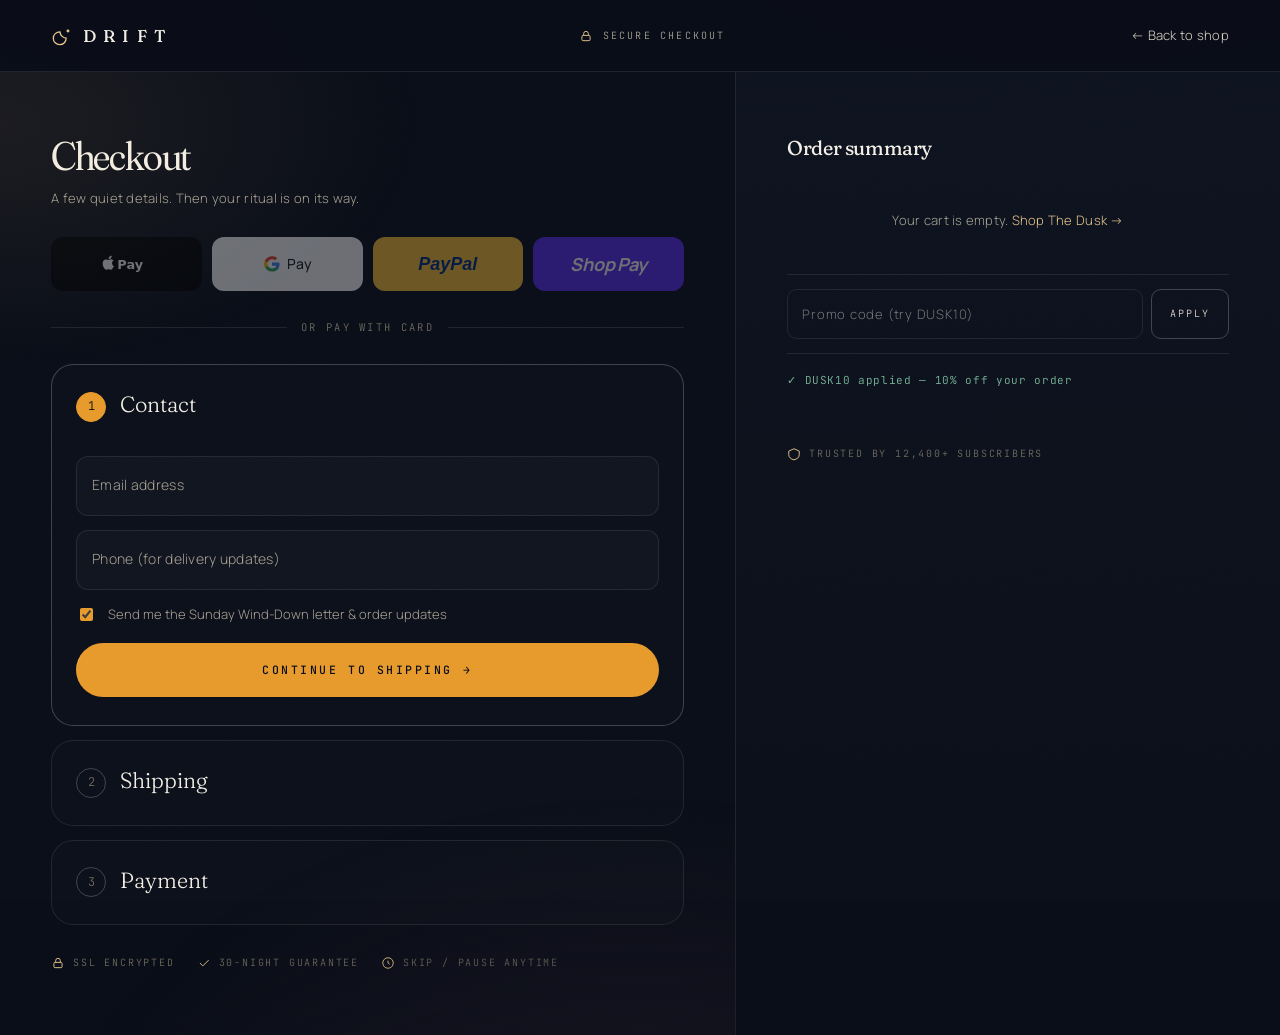
<file: checkout.html>
<!doctype html>
<html lang="en">
<head>
<meta charset="utf-8" />
<meta name="viewport" content="width=device-width, initial-scale=1, viewport-fit=cover" />
<title>Checkout · DRIFT</title>
<meta name="theme-color" content="#0A0E18" />
<link rel="preconnect" href="https://fonts.googleapis.com">
<link rel="preconnect" href="https://fonts.gstatic.com" crossorigin>
<link href="https://fonts.googleapis.com/css2?family=Fraunces:ital,opsz,wght,SOFT@0,9..144,300..700,0..100;1,9..144,300..700,0..100&family=Manrope:wght@200;300;400;500;600;700&family=JetBrains+Mono:wght@400;500;600&display=swap" rel="stylesheet">
<link rel="stylesheet" href="assets/styles.css?v=20260507a">
</head>
<body class="checkout-shell">

<div class="cursor cursor-dot" id="cursor-dot" aria-hidden="true"></div>
<div class="cursor ring" id="cursor-ring" aria-hidden="true"></div>
<div class="scroll-progress" aria-hidden="true"></div>

<!-- Slim checkout bar -->
<header class="co-bar">
  <a href="index.html" class="brand" aria-label="DRIFT — back home">
    <svg class="logo" viewBox="0 0 24 24" fill="none" stroke="currentColor" stroke-width="1.4">
      <path d="M16.5 14.2A7 7 0 0 1 9.8 7.5a7 7 0 1 0 6.7 6.7Z"/>
      <circle cx="18.5" cy="6.5" r="0.9" fill="currentColor"/>
    </svg>
    DRIFT
  </a>
  <div class="secure">
    <svg width="14" height="14" viewBox="0 0 24 24" fill="none" stroke="currentColor" stroke-width="1.6">
      <rect x="5" y="11" width="14" height="9" rx="2"/>
      <path d="M8 11V8a4 4 0 0 1 8 0v3"/>
    </svg>
    Secure checkout
  </div>
  <a href="index.html" class="small" style="color:var(--bone-dim)">← Back to shop</a>
</header>

<div class="co-grid">
  <!-- LEFT: Forms -->
  <main class="co-left">
    <h2 style="font-size:clamp(28px, 3.4vw, 40px); margin-bottom:6px">Checkout</h2>
    <p class="small">A few quiet details. Then your ritual is on its way.</p>

    <!-- Express pay -->
    <div class="express-pay" aria-label="Express checkout">
      <button class="pay-btn pay-apple" data-express="apple" aria-label="Apple Pay">
        <svg viewBox="0 0 60 24" xmlns="http://www.w3.org/2000/svg" aria-hidden="true" height="22">
          <path fill="currentColor" d="M11 6.6c.7 0 1.6-.5 2.1-1.1.5-.6.8-1.4.8-2.2 0-.1 0-.2 0-.3-1 0-2.1.6-2.7 1.3-.5.5-.9 1.4-.8 2.2 0 .1 0 .1.6.1ZM13 7c-1.2-.1-2.2.7-2.8.7-.6 0-1.5-.7-2.5-.7-1.3 0-2.5.7-3.1 1.8-1.3 2.3-.4 5.7.9 7.5.6.9 1.4 1.9 2.4 1.9 1 0 1.3-.6 2.5-.6 1.2 0 1.5.6 2.5.6 1 0 1.7-.9 2.3-1.8.7-1 1-2 1-2.1 0 0-2-.8-2-3.1 0-1.9 1.6-2.8 1.7-2.9-.9-1.4-2.4-1.6-2.9-1.6Z"/>
          <text x="20" y="17" font-family="-apple-system, BlinkMacSystemFont, system-ui" font-weight="600" font-size="14" fill="currentColor">Pay</text>
        </svg>
      </button>
      <button class="pay-btn pay-google" data-express="google" aria-label="Google Pay">
        <svg width="18" height="18" viewBox="0 0 24 24" aria-hidden="true">
          <path fill="#4285F4" d="M22 12.2c0-.7-.1-1.5-.2-2.2H12v4.2h5.6c-.2 1.3-1 2.4-2.1 3.1v2.6h3.4c2-1.8 3.1-4.5 3.1-7.7Z"/>
          <path fill="#34A853" d="M12 22c2.8 0 5.2-.9 7-2.5l-3.4-2.6c-.9.6-2.1 1-3.6 1-2.8 0-5.1-1.9-5.9-4.4H2.6v2.7C4.4 19.6 8 22 12 22Z"/>
          <path fill="#FBBC04" d="M6.1 13.5c-.2-.6-.3-1.3-.3-2s.1-1.4.3-2V6.8H2.6C1.9 8.3 1.5 10.1 1.5 12s.4 3.7 1.1 5.2L6.1 14.5Z"/>
          <path fill="#EA4335" d="M12 5.5c1.6 0 3 .5 4.1 1.6l3-3C17.2 2.4 14.8 1.5 12 1.5 8 1.5 4.4 3.9 2.6 7.3L6.1 10c.8-2.5 3.1-4.5 5.9-4.5Z"/>
        </svg>
        Pay
      </button>
      <button class="pay-btn pay-paypal" data-express="paypal" aria-label="PayPal">PayPal</button>
      <button class="pay-btn pay-shop" data-express="shop" aria-label="Shop Pay"><span></span></button>
    </div>
    <div class="pay-divider">or pay with card</div>

    <!-- Step 1: Contact -->
    <section class="co-step active" id="step-contact" data-step="contact">
      <header class="co-step-head">
        <span class="co-step-num">1</span>
        <div style="flex:1">
          <div class="co-step-title">Contact</div>
          <div class="co-step-summary" id="sum-contact"></div>
        </div>
        <button class="edit" type="button" data-edit="contact">Edit</button>
      </header>
      <div class="co-step-body">
        <div class="co-step-inner">
          <div class="field">
            <input type="email" id="email" placeholder=" " required autocomplete="email"/>
            <label for="email">Email address</label>
          </div>
          <div class="field">
            <input type="tel" id="phone" placeholder=" " autocomplete="tel"/>
            <label for="phone">Phone (for delivery updates)</label>
          </div>
          <label class="save-row">
            <input type="checkbox" id="optin" checked/>
            <span>Send me the Sunday Wind-Down letter & order updates</span>
          </label>
          <button class="btn btn-primary btn-block" data-next="contact" style="margin-top:18px">Continue to shipping <span class="arr">→</span></button>
        </div>
      </div>
    </section>

    <!-- Step 2: Shipping -->
    <section class="co-step" id="step-shipping" data-step="shipping">
      <header class="co-step-head">
        <span class="co-step-num">2</span>
        <div style="flex:1">
          <div class="co-step-title">Shipping</div>
          <div class="co-step-summary" id="sum-shipping"></div>
        </div>
        <button class="edit" type="button" data-edit="shipping">Edit</button>
      </header>
      <div class="co-step-body">
        <div class="co-step-inner">
          <div class="field-row">
            <div class="field">
              <input type="text" id="first" placeholder=" " required autocomplete="given-name"/>
              <label for="first">First name</label>
            </div>
            <div class="field">
              <input type="text" id="last" placeholder=" " required autocomplete="family-name"/>
              <label for="last">Last name</label>
            </div>
          </div>
          <div class="field">
            <input type="text" id="address" placeholder=" " required autocomplete="address-line1"/>
            <label for="address">Address</label>
          </div>
          <div class="field">
            <input type="text" id="address2" placeholder=" " autocomplete="address-line2"/>
            <label for="address2">Apartment, suite, etc. (optional)</label>
          </div>
          <div class="field-row-3">
            <div class="field">
              <input type="text" id="city" placeholder=" " required autocomplete="address-level2"/>
              <label for="city">City</label>
            </div>
            <div class="field">
              <select id="state" required>
                <option value="" disabled selected hidden></option>
                <option>CA</option><option>NY</option><option>TX</option><option>FL</option>
                <option>WA</option><option>MA</option><option>IL</option><option>CO</option>
              </select>
              <label for="state">State</label>
            </div>
            <div class="field">
              <input type="text" id="zip" placeholder=" " required pattern="\d{5}" autocomplete="postal-code"/>
              <label for="zip">ZIP</label>
            </div>
          </div>

          <!-- Shipping method -->
          <div style="margin-top:18px; display:flex; flex-direction:column; gap:10px">
            <label class="ship-method" style="display:flex; align-items:center; justify-content:space-between; padding:16px 18px; border:1px solid var(--amber); background:rgba(245,166,35,.06); border-radius:12px; cursor:pointer">
              <span style="display:flex; align-items:center; gap:12px">
                <input type="radio" name="ship" checked style="accent-color:var(--amber)"/>
                <span>
                  <div style="font-family:var(--serif); font-size:16px">Standard · 3–5 days</div>
                  <div class="small">Carbon-neutral shipping</div>
                </span>
              </span>
              <span style="font-family:var(--serif); font-size:16px" id="std-ship">Free</span>
            </label>
            <label class="ship-method" style="display:flex; align-items:center; justify-content:space-between; padding:16px 18px; border:1px solid var(--hairline); border-radius:12px; cursor:pointer">
              <span style="display:flex; align-items:center; gap:12px">
                <input type="radio" name="ship" style="accent-color:var(--amber)"/>
                <span>
                  <div style="font-family:var(--serif); font-size:16px">Express · 1–2 days</div>
                  <div class="small">Tomorrow night, on us</div>
                </span>
              </span>
              <span style="font-family:var(--serif); font-size:16px">$12</span>
            </label>
          </div>

          <button class="btn btn-primary btn-block" data-next="shipping" style="margin-top:18px">Continue to payment <span class="arr">→</span></button>
        </div>
      </div>
    </section>

    <!-- Step 3: Payment -->
    <section class="co-step" id="step-payment" data-step="payment">
      <header class="co-step-head">
        <span class="co-step-num">3</span>
        <div style="flex:1">
          <div class="co-step-title">Payment</div>
          <div class="co-step-summary" id="sum-payment"></div>
        </div>
        <button class="edit" type="button" data-edit="payment">Edit</button>
      </header>
      <div class="co-step-body">
        <div class="co-step-inner">
          <div class="card-input-wrap">
            <div class="field" style="margin-bottom:0">
              <input type="text" id="card" placeholder=" " required maxlength="23" inputmode="numeric" autocomplete="cc-number"/>
              <label for="card">Card number</label>
            </div>
            <div class="brands" aria-hidden="true">
              <div class="card-brand brand-visa" id="b-visa">VISA</div>
              <div class="card-brand brand-mc" id="b-mc">MC</div>
              <div class="card-brand brand-amex" id="b-amex">AMEX</div>
            </div>
          </div>
          <div class="field-row" style="margin-top:14px">
            <div class="field">
              <input type="text" id="exp" placeholder=" " required maxlength="5" inputmode="numeric" autocomplete="cc-exp"/>
              <label for="exp">MM / YY</label>
            </div>
            <div class="field">
              <input type="text" id="cvc" placeholder=" " required maxlength="4" inputmode="numeric" autocomplete="cc-csc"/>
              <label for="cvc">CVC</label>
            </div>
          </div>
          <div class="field">
            <input type="text" id="cardname" placeholder=" " required autocomplete="cc-name"/>
            <label for="cardname">Name on card</label>
          </div>
          <label class="save-row">
            <input type="checkbox" id="billing-same" checked/>
            <span>Billing address is the same as shipping</span>
          </label>
          <label class="save-row">
            <input type="checkbox" id="save-info"/>
            <span>Save my info for faster checkout next time</span>
          </label>

          <button class="btn btn-primary btn-block btn-lg" id="place-order" style="margin-top:22px">
            <span id="place-label">Place order — </span><span id="place-total">$0.00</span>
            <span class="arr">→</span>
          </button>

          <p class="small" style="margin-top:14px; text-align:center">
            By placing your order you agree to DRIFT's <a href="#" style="color:var(--amber-soft)">Terms</a> &
            <a href="#" style="color:var(--amber-soft)">Privacy Policy</a>.
          </p>
        </div>
      </div>
    </section>

    <div class="trust-row" style="margin-top:30px">
      <span><svg width="14" height="14" viewBox="0 0 24 24" fill="none" stroke="currentColor" stroke-width="1.6"><rect x="5" y="11" width="14" height="9" rx="2"/><path d="M8 11V8a4 4 0 0 1 8 0v3"/></svg>SSL encrypted</span>
      <span><svg width="14" height="14" viewBox="0 0 24 24" fill="none" stroke="currentColor" stroke-width="1.6"><path d="M5 12l5 5L20 7"/></svg>30-night guarantee</span>
      <span><svg width="14" height="14" viewBox="0 0 24 24" fill="none" stroke="currentColor" stroke-width="1.6"><circle cx="12" cy="12" r="9"/><path d="M12 8v4l3 2"/></svg>Skip / pause anytime</span>
    </div>
  </main>

  <!-- RIGHT: Order summary -->
  <aside class="co-right">
    <div class="summary">
      <h3>Order summary</h3>
      <div id="sum-lines"></div>

      <div class="promo-row">
        <input type="text" id="promo" placeholder="Promo code (try DUSK10)" autocomplete="off"/>
        <button id="apply-promo" type="button">Apply</button>
      </div>
      <div class="promo-applied" id="promo-applied">✓ DUSK10 applied — 10% off your order</div>

      <div class="sum-totals" id="sum-totals"></div>

      <div class="trust-row">
        <span><svg width="14" height="14" viewBox="0 0 24 24" fill="none" stroke="currentColor" stroke-width="1.6"><path d="M3 7l9-4 9 4v6c0 5-4 8-9 9-5-1-9-4-9-9V7Z"/></svg>Trusted by 12,400+ subscribers</span>
      </div>
    </div>
  </aside>
</div>

<script src="assets/app.js?v=20260507a"></script>
<script>
  // Ensure cart state is loaded before first render (app.js init runs on DOMContentLoaded)
  Cart.load();

  // Render order summary
  const placeBtn = document.getElementById('place-order');
  const placeLabel = document.getElementById('place-label');
  const placeTotal = document.getElementById('place-total');
  let placing = false;

  function renderSummary(){
    if(placing) return; // Don't overwrite the "Placing order…" label mid-flight
    const s = Cart.summary();
    const lines = document.getElementById('sum-lines');
    const totals = document.getElementById('sum-totals');

    if(s.items.length === 0){
      lines.innerHTML = `<p class="small" style="padding:30px 0; text-align:center">Your cart is empty. <a href="index.html" style="color:var(--amber-soft)">Shop The Dusk →</a></p>`;
      totals.innerHTML = '';
      placeBtn.disabled = true;
      placeLabel.textContent = 'Cart is empty';
      placeTotal.textContent = '';
      document.querySelectorAll('[data-express]').forEach(b => b.disabled = true);
      document.getElementById('promo-applied').classList.toggle('show', !!s.promo);
      return;
    }

    lines.innerHTML = s.items.map(i => {
      const p = PRODUCTS[i.productId];
      return `
        <div class="sum-line">
          <div class="thumb">
            <span class="qb">${i.qty}</span>
            <span class="thumb-mark">${p.image}</span>
          </div>
          <div class="info">
            <div class="n">${p.name}</div>
            <span class="o">${p.sub} · ${i.flavor}</span>
          </div>
          <div class="pr">$${(p.price * i.qty).toFixed(2)}</div>
        </div>
      `;
    }).join('');

    totals.innerHTML = `
      <div class="row"><span>Subtotal</span><span>$${s.subtotal.toFixed(2)}</span></div>
      ${s.discount ? `<div class="row"><span>Promo (${s.promo})</span><span style="color:var(--ok)">−$${s.discount.toFixed(2)}</span></div>` : ''}
      <div class="row"><span>Shipping</span><span>${s.shipping ? '$' + s.shipping.toFixed(2) : 'Free'}</span></div>
      <div class="row"><span>Estimated tax</span><span>$${s.tax.toFixed(2)}</span></div>
      <div class="row grand"><span>Total <small>USD</small></span><span>$${s.total.toFixed(2)}</span></div>
    `;
    placeBtn.disabled = false;
    placeLabel.textContent = 'Place order — ';
    placeTotal.textContent = `$${s.total.toFixed(2)}`;
    document.querySelectorAll('[data-express]').forEach(b => b.disabled = false);

    // Promo banner reflects persisted state
    document.getElementById('promo-applied').classList.toggle('show', !!s.promo);
  }
  renderSummary();
  document.addEventListener('cart:change', renderSummary);

  // Promo
  const promoInput = document.getElementById('promo');
  document.getElementById('apply-promo').addEventListener('click', () => {
    if(Cart.applyPromo(promoInput.value)){
      promoInput.value = '';
      toast('Promo applied · 10% off', 'check');
      // renderSummary fires via cart:change broadcast
    } else {
      toast('Invalid promo code', 'check');
    }
  });

  // Step navigation
  function goTo(step){
    document.querySelectorAll('.co-step').forEach(s => s.classList.remove('active'));
    document.getElementById(`step-${step}`).classList.add('active');
    document.getElementById(`step-${step}`).scrollIntoView({ behavior:'smooth', block:'start' });
  }
  function complete(step, summary){
    const el = document.getElementById(`step-${step}`);
    el.classList.add('done'); el.classList.remove('active');
    document.getElementById(`sum-${step}`).textContent = summary;
  }

  function validateStep(step){
    let ids = [];
    if(step === 'contact') ids = ['email'];
    if(step === 'shipping') ids = ['first','last','address','city','state','zip'];
    if(step === 'payment') ids = ['card','exp','cvc','cardname'];
    let ok = true;
    ids.forEach(id => {
      const el = document.getElementById(id);
      if(!el.checkValidity()){ el.style.borderColor = 'var(--err)'; ok = false; }
      else el.style.borderColor = '';
    });
    return ok;
  }

  document.querySelectorAll('[data-next]').forEach(b => {
    b.addEventListener('click', () => {
      const step = b.dataset.next;
      if(!validateStep(step)){ toast('Please complete the highlighted fields'); return; }
      if(step === 'contact'){
        complete('contact', document.getElementById('email').value);
        goTo('shipping');
      } else if(step === 'shipping'){
        const f = document.getElementById('first').value;
        const l = document.getElementById('last').value;
        const a = document.getElementById('address').value;
        const c = document.getElementById('city').value;
        const s = document.getElementById('state').value;
        const z = document.getElementById('zip').value;
        complete('shipping', `${f} ${l} · ${a}, ${c}, ${s} ${z}`);
        goTo('payment');
      }
    });
  });

  document.querySelectorAll('[data-edit]').forEach(b => {
    b.addEventListener('click', () => {
      const step = b.dataset.edit;
      document.getElementById(`step-${step}`).classList.remove('done');
      goTo(step);
    });
  });

  // Card number formatting + brand detection
  const cardInput = document.getElementById('card');
  cardInput.addEventListener('input', (e) => {
    let v = e.target.value.replace(/\D/g,'').slice(0,16);
    e.target.value = v.replace(/(.{4})/g, '$1 ').trim();
    document.querySelectorAll('.card-brand').forEach(x => x.classList.remove('active'));
    if(!v) return;
    if(/^4/.test(v)) document.getElementById('b-visa').classList.add('active');
    else if(/^(5[1-5]|2[2-7])/.test(v)) document.getElementById('b-mc').classList.add('active');
    else if(/^3[47]/.test(v)) document.getElementById('b-amex').classList.add('active');
  });

  // Expiry formatting
  const expInput = document.getElementById('exp');
  expInput.addEventListener('input', (e) => {
    let v = e.target.value.replace(/\D/g,'').slice(0,4);
    if(v.length >= 3) v = v.slice(0,2) + ' / ' + v.slice(2);
    e.target.value = v;
  });

  // CVC numeric
  document.getElementById('cvc').addEventListener('input', (e) => {
    e.target.value = e.target.value.replace(/\D/g,'').slice(0,4);
  });

  // ZIP numeric
  document.getElementById('zip').addEventListener('input', (e) => {
    e.target.value = e.target.value.replace(/\D/g,'').slice(0,5);
  });

  // Express pay buttons (dummy → success directly)
  document.querySelectorAll('[data-express]').forEach(b => {
    b.addEventListener('click', () => {
      const provider = b.dataset.express;
      const map = { apple:'Apple Pay', google:'Google Pay', paypal:'PayPal', shop:'Shop Pay' };
      placeOrder(map[provider] || provider);
    });
  });

  // Place order
  function placeOrder(method = 'Card'){
    if(method === 'Card' && !validateStep('payment')){ toast('Please complete payment details'); return; }
    if(Cart.summary().items.length === 0){ toast('Your cart is empty'); return; }

    placing = true;
    placeBtn.disabled = true;
    placeLabel.textContent = 'Placing order…';
    placeTotal.textContent = '';

    // Build the order
    const order = {
      number: 'DRF-' + Math.random().toString(36).slice(2,8).toUpperCase(),
      email: document.getElementById('email').value || 'guest@drift.co',
      first: document.getElementById('first').value || 'Friend',
      last: document.getElementById('last').value || '',
      address: document.getElementById('address').value || '',
      city: document.getElementById('city').value || '',
      state: document.getElementById('state').value || '',
      zip: document.getElementById('zip').value || '',
      method,
      items: Cart.summary().items.map(i => ({ ...i, product: PRODUCTS[i.productId] })),
      summary: Cart.summary(),
      date: new Date().toISOString()
    };
    localStorage.setItem('drift_last_order', JSON.stringify(order));
    Cart.clear();

    setTimeout(() => { window.location.href = 'confirmation.html'; }, 700);
  }

  document.getElementById('place-order').addEventListener('click', () => placeOrder('Card'));

  // Hide cart icon on checkout (cleaner UX) — already not in this header
</script>
</body>
</html>
</file>
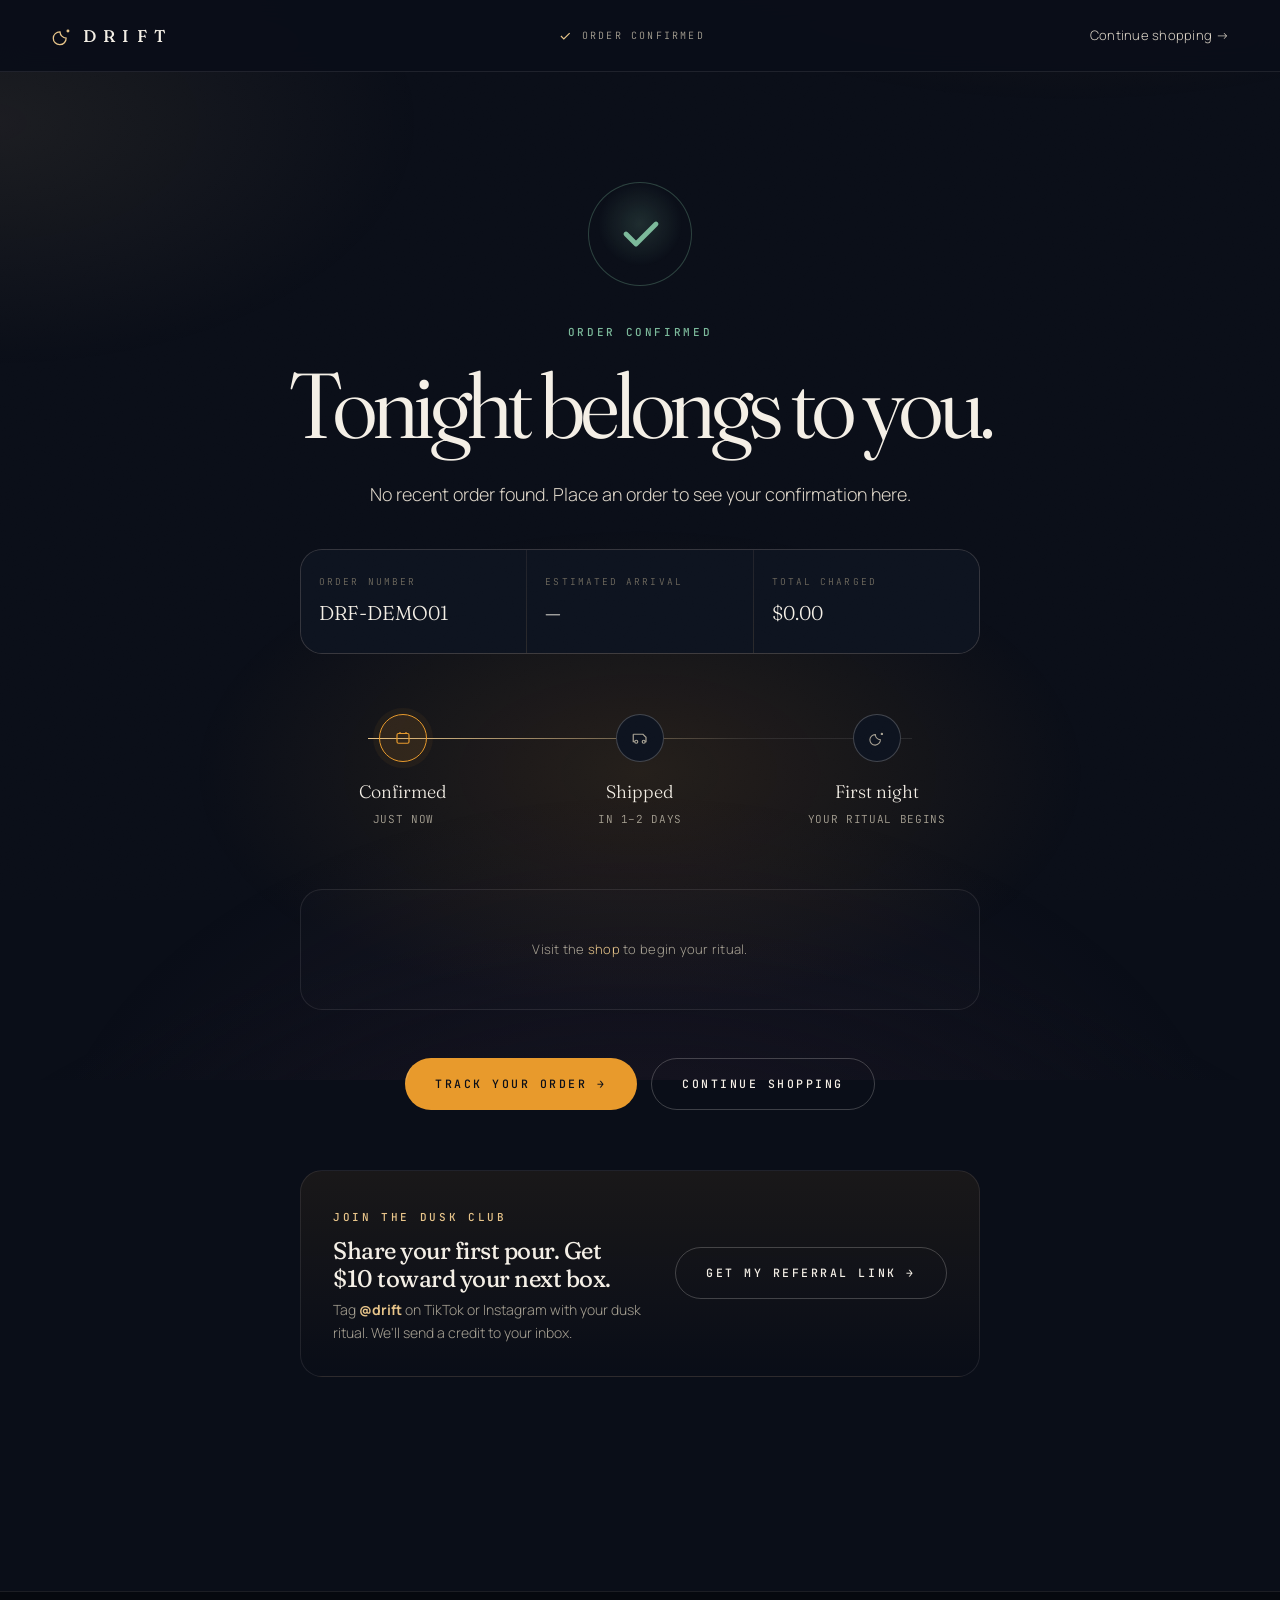
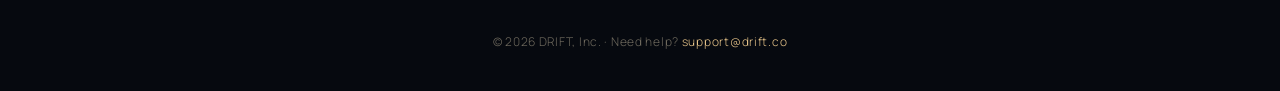
<file: confirmation.html>
<!doctype html>
<html lang="en">
<head>
<meta charset="utf-8" />
<meta name="viewport" content="width=device-width, initial-scale=1, viewport-fit=cover" />
<title>Order confirmed · DRIFT</title>
<meta name="theme-color" content="#0A0E18" />
<link rel="preconnect" href="https://fonts.googleapis.com">
<link rel="preconnect" href="https://fonts.gstatic.com" crossorigin>
<link href="https://fonts.googleapis.com/css2?family=Fraunces:ital,opsz,wght,SOFT@0,9..144,300..700,0..100;1,9..144,300..700,0..100&family=Manrope:wght@200;300;400;500;600;700&family=JetBrains+Mono:wght@400;500;600&display=swap" rel="stylesheet">
<link rel="stylesheet" href="assets/styles.css?v=20260507a">
</head>
<body>

<div class="cursor cursor-dot" id="cursor-dot" aria-hidden="true"></div>
<div class="cursor ring" id="cursor-ring" aria-hidden="true"></div>
<div class="scroll-progress" aria-hidden="true"></div>

<header class="co-bar">
  <a href="index.html" class="brand">
    <svg class="logo" viewBox="0 0 24 24" fill="none" stroke="currentColor" stroke-width="1.4">
      <path d="M16.5 14.2A7 7 0 0 1 9.8 7.5a7 7 0 1 0 6.7 6.7Z"/>
      <circle cx="18.5" cy="6.5" r="0.9" fill="currentColor"/>
    </svg>
    DRIFT
  </a>
  <div class="secure">
    <svg width="14" height="14" viewBox="0 0 24 24" fill="none" stroke="currentColor" stroke-width="2"><path d="M5 12l5 5L20 7"/></svg>
    Order confirmed
  </div>
  <a href="index.html" class="small" style="color:var(--bone-dim)">Continue shopping →</a>
</header>

<main class="cf-shell">
  <div class="cf-card">
    <div class="confetti" id="confetti" aria-hidden="true"></div>

    <div class="cf-mark" aria-hidden="true">
      <svg viewBox="0 0 24 24" fill="none" stroke="currentColor" stroke-width="2.4" stroke-linecap="round" stroke-linejoin="round">
        <path d="M5 12l5 5L20 7"/>
      </svg>
    </div>

    <span class="cf-eyebrow" id="eyebrow">Order confirmed</span>
    <h1 id="greeting">Tonight belongs to you.</h1>
    <p class="lede" id="confirm-msg">
      Your ritual is on its way. We've sent a confirmation to your inbox with everything you need.
    </p>

    <!-- Meta cells -->
    <div class="cf-meta">
      <div class="cell">
        <div class="lbl">Order number</div>
        <div class="val" id="order-num">—</div>
      </div>
      <div class="cell">
        <div class="lbl">Estimated arrival</div>
        <div class="val" id="eta">—</div>
      </div>
      <div class="cell">
        <div class="lbl">Total charged</div>
        <div class="val" id="total">—</div>
      </div>
    </div>

    <!-- Tracker -->
    <div class="cf-tracker">
      <div class="tk now">
        <div class="pip">
          <svg width="18" height="18" viewBox="0 0 24 24" fill="none" stroke="currentColor" stroke-width="1.6">
            <rect x="4" y="6" width="16" height="13" rx="2"/><path d="M8 6V4M16 6V4"/>
          </svg>
        </div>
        <div class="ttl">Confirmed</div>
        <div class="sub">Just now</div>
      </div>
      <div class="tk">
        <div class="pip">
          <svg width="18" height="18" viewBox="0 0 24 24" fill="none" stroke="currentColor" stroke-width="1.6">
            <path d="M3 7h13l4 4v6h-2M3 7v10h2"/><circle cx="7" cy="17" r="2"/><circle cx="17" cy="17" r="2"/>
          </svg>
        </div>
        <div class="ttl">Shipped</div>
        <div class="sub" id="ship-eta">In 1–2 days</div>
      </div>
      <div class="tk">
        <div class="pip">
          <svg width="18" height="18" viewBox="0 0 24 24" fill="none" stroke="currentColor" stroke-width="1.4">
            <path d="M16.5 14.2A7 7 0 0 1 9.8 7.5a7 7 0 1 0 6.7 6.7Z"/>
            <circle cx="18.5" cy="6.5" r="0.9" fill="currentColor"/>
          </svg>
        </div>
        <div class="ttl">First night</div>
        <div class="sub" id="first-night">Your ritual begins</div>
      </div>
    </div>

    <!-- Items -->
    <div class="cf-items" id="cf-items"></div>

    <!-- Actions -->
    <div class="cf-actions">
      <a href="#" class="btn btn-primary" id="track-btn">Track your order <span class="arr">→</span></a>
      <a href="index.html" class="btn btn-ghost">Continue shopping</a>
    </div>

    <!-- Share -->
    <div class="cf-share">
      <div>
        <span class="eyebrow">Join the Dusk Club</span>
        <h3 style="margin-top:8px">Share your first pour. Get $10 toward your next box.</h3>
        <p>Tag <strong style="color:var(--amber-soft)">@drift</strong> on TikTok or Instagram with your dusk ritual. We'll send a credit to your inbox.</p>
      </div>
      <a href="#" class="btn btn-ghost">Get my referral link →</a>
    </div>
  </div>
</main>

<footer style="padding:40px 0; text-align:center; border-top:1px solid var(--hairline); margin-top:60px">
  <div class="wrap" style="color:var(--muted-2); font-size:12px; letter-spacing:.06em">
    © 2026 DRIFT, Inc. · Need help? <a href="#" style="color:var(--amber-soft)">support@drift.co</a>
  </div>
</footer>

<script src="assets/app.js?v=20260507a"></script>
<script>
  const order = (() => {
    try { return JSON.parse(localStorage.getItem('drift_last_order')); }
    catch { return null; }
  })();

  if(!order){
    // Demo fallback so the page is still beautiful when visited directly
    document.getElementById('order-num').textContent = 'DRF-DEMO01';
    document.getElementById('total').textContent = '$0.00';
    document.getElementById('eta').textContent = '—';
    document.getElementById('confirm-msg').textContent = 'No recent order found. Place an order to see your confirmation here.';
    document.getElementById('cf-items').innerHTML = `
      <p class="small" style="text-align:center; padding:30px 0">Visit the <a href="index.html" style="color:var(--amber-soft)">shop</a> to begin your ritual.</p>
    `;
  } else {
    const firstName = order.first || 'Friend';
    document.getElementById('greeting').innerHTML = `Tonight belongs to you,<br/><span style="color:var(--amber-soft); font-style:italic">${firstName}</span>.`;
    document.getElementById('confirm-msg').innerHTML = `
      Thank you. Your ritual is on its way to <strong style="color:var(--bone)">${[order.address, order.city, order.state, order.zip].filter(Boolean).join(', ') || 'your home'}</strong>.
      We've sent a confirmation to <strong style="color:var(--bone)">${order.email}</strong>.
    `;

    document.getElementById('order-num').textContent = order.number;
    document.getElementById('total').textContent = `$${order.summary.total.toFixed(2)}`;

    const eta = new Date(); eta.setDate(eta.getDate() + 4);
    const ship = new Date(); ship.setDate(ship.getDate() + 1);
    const first = new Date(); first.setDate(first.getDate() + 4);
    const fmtDate = d => d.toLocaleDateString('en-US', { weekday:'short', month:'short', day:'numeric' });
    document.getElementById('eta').textContent = fmtDate(eta);
    document.getElementById('ship-eta').textContent = `By ${fmtDate(ship)}`;
    document.getElementById('first-night').textContent = `${fmtDate(first)} · ${order.method}`;

    // Items list
    document.getElementById('cf-items').innerHTML = order.items.map(i => `
      <div class="sum-line">
        <div class="thumb"><span class="qb">${i.qty}</span><span class="thumb-mark">${i.product.image}</span></div>
        <div class="info">
          <div class="n">${i.product.name}</div>
          <span class="o">${i.product.sub} · ${i.flavor}</span>
        </div>
        <div class="pr">$${(i.product.price * i.qty).toFixed(2)}</div>
      </div>
    `).join('') + `
      <div style="display:flex; justify-content:space-between; padding:16px 0 4px; color:var(--muted); font-size:13px">
        <span>Paid with</span><span>${order.method}</span>
      </div>
    `;
  }

  // Confetti — golden moon dust
  const cf = document.getElementById('confetti');
  if(cf){
    const colors = ['#F5A623','#E7C365','#F8F5F2','#B7791F'];
    for(let i = 0; i < 28; i++){
      const s = document.createElement('span');
      s.style.left = (Math.random() * 100) + '%';
      s.style.background = colors[Math.floor(Math.random() * colors.length)];
      s.style.animationDelay = (Math.random() * 0.6) + 's';
      s.style.animationDuration = (1.6 + Math.random() * 1.2) + 's';
      s.style.width = (3 + Math.random()*5) + 'px';
      s.style.height = s.style.width;
      cf.appendChild(s);
    }
    setTimeout(() => cf.remove(), 4000);
  }
</script>
</body>
</html>
</file>
<file: assets/styles.css>
/* =========================================================
   DRIFT — Editorial Apothecary System
   Luxury minimalism · Fraunces × Manrope × JetBrains Mono
   ========================================================= */

/* ---------- Tokens ---------- */
:root{
  /* Ink palette — deeper, more warmth at the edges */
  --ink: #0A0E18;
  --ink-2: #0D131F;
  --ink-3: #121826;
  --ink-4: #182032;
  --ink-glass: rgba(15,20,32,.72);

  --hairline: rgba(248,245,242,0.09);
  --hairline-strong: rgba(248,245,242,0.22);

  /* Bone & moonlight */
  --bone: #F4EFE6;
  --bone-dim: #DDD5C8;
  --moon: #C9D2E0;          /* cool moonlight tint */
  --muted: #A8A294;
  --muted-2: #6F6A5E;

  /* Amber as singular light source */
  --amber: #E89A2C;
  --amber-soft: #E8C58A;
  --amber-deep: #A56F1C;
  --amber-glow: rgba(232,154,44,.22);

  /* Plum undertone (atmospheric depth) */
  --plum: #2A1E2E;

  --ok: #7BB99A;
  --err: #D87B6E;

  /* Type */
  --serif: 'Fraunces', 'Cormorant Garamond', 'Noto Serif', Georgia, serif;
  --sans: 'Manrope', system-ui, -apple-system, 'Segoe UI', sans-serif;
  --mono: 'JetBrains Mono', ui-monospace, 'SF Mono', Menlo, monospace;

  /* Layout */
  --maxw: 1280px;
  --gutter: clamp(20px, 4vw, 56px);
  --section: clamp(80px, 12vw, 160px);
  --radius: 14px;
  --radius-lg: 22px;
  --radius-xl: 28px;

  --ease: cubic-bezier(.2,.7,.2,1);
  --ease-out: cubic-bezier(.16,1,.3,1);
  --ease-in-out: cubic-bezier(.65,0,.35,1);

  --shadow-soft: 0 30px 80px -20px rgba(0,0,0,.7);
  --shadow-amber: 0 28px 80px -16px rgba(232,154,44,.45);
}

*{box-sizing:border-box}
*::selection{ background:var(--amber); color:var(--ink) }
html,body{margin:0;padding:0}
html{ scroll-behavior:smooth; background:var(--ink) }
body{
  font-family:var(--sans);
  background:var(--ink);
  color:var(--bone);
  -webkit-font-smoothing:antialiased;
  -moz-osx-font-smoothing:grayscale;
  text-rendering:optimizeLegibility;
  font-feature-settings: "ss01", "kern";
  font-weight:300;
  line-height:1.6;
  overflow-x:hidden;
  min-height:100svh;
  cursor:none;
}
@media (max-width: 880px), (hover: none){ body{ cursor:auto } }
img{max-width:100%;display:block}
a{color:inherit;text-decoration:none}
button{font:inherit;cursor:none;border:none;background:none;color:inherit}
@media (max-width: 880px), (hover: none){ button{ cursor:pointer } }
input,textarea,select{font:inherit;color:inherit}

/* Scrollbar */
::-webkit-scrollbar{ width:10px; height:10px }
::-webkit-scrollbar-track{ background:transparent }
::-webkit-scrollbar-thumb{ background:rgba(248,245,242,.08); border-radius:99px }
::-webkit-scrollbar-thumb:hover{ background:rgba(232,154,44,.30) }

/* Atmospheric backdrop */
body::before{
  content:""; position:fixed; inset:-20vh -10vw auto -10vw; height:140vh;
  background:
    radial-gradient(55% 35% at 78% -2%, rgba(232,154,44,0.13), transparent 70%),
    radial-gradient(40% 28% at 8% 24%, rgba(232,197,138,0.08), transparent 70%),
    radial-gradient(60% 50% at 50% 110%, rgba(42,30,46,.45), transparent 65%),
    radial-gradient(80% 60% at 50% 130%, var(--ink) 0%, rgba(10,14,24,0) 70%);
  pointer-events:none; z-index:0;
}
body::after{
  content:""; position:fixed; inset:0; pointer-events:none; z-index:1;
  background-image:url("data:image/svg+xml;utf8,<svg xmlns='http://www.w3.org/2000/svg' width='180' height='180'><filter id='n'><feTurbulence type='fractalNoise' baseFrequency='0.85' numOctaves='2' stitchTiles='stitch'/><feColorMatrix values='0 0 0 0 0.95 0 0 0 0 0.93 0 0 0 0 0.90 0 0 0 0.4 0'/></filter><rect width='100%' height='100%' filter='url(%23n)'/></svg>");
  opacity:.045; mix-blend-mode:overlay;
}

.wrap{ max-width:var(--maxw); margin:0 auto; padding:0 var(--gutter); position:relative; z-index:2 }

/* Custom cursor — bulletproof, GPU-only */
.cursor{
  position:fixed; top:0; left:0; pointer-events:none; z-index:9999;
  border-radius:50%;
  will-change:transform, width, height, opacity, background, border-color;
  transition: width .32s var(--ease-out), height .32s var(--ease-out),
              border-color .22s var(--ease), background .22s var(--ease),
              opacity .18s var(--ease);
  /* Initial offscreen position to prevent flash at 0,0 */
  transform: translate3d(-100px, -100px, 0) translate(-50%, -50%);
}
.cursor-dot{
  width:6px; height:6px;
  background:var(--amber);
  box-shadow: 0 0 12px rgba(232,154,44,.55);
}
.cursor-ring{
  width:36px; height:36px; background:transparent;
  border:1px solid rgba(232,197,138,.85);
}
.cursor-ring.is-hover{ width:60px; height:60px; border-color:var(--amber) }
.cursor-dot.is-hover{ width:0; height:0; opacity:0 }
.cursor-ring.is-text{
  width:2px; height:22px; border-radius:2px;
  background:var(--bone); border:none;
}
.cursor-dot.is-text{ opacity:0 }
.cursor-ring.is-active{ width:24px; height:24px }
.cursor.is-hidden{ opacity:0 !important }
@media (max-width: 880px), (hover: none){
  .cursor{ display:none !important }
}

/* Scroll progress bar */
.scroll-progress{
  position:fixed; top:0; left:0; height:2px; width:0%;
  background:linear-gradient(90deg, var(--amber-soft), var(--amber));
  z-index:90; transition:width .1s linear;
  box-shadow:0 0 14px var(--amber-glow);
}

/* ---------- Type ---------- */
h1,h2,h3,h4{
  font-family:var(--serif);
  font-weight:400; letter-spacing:-0.02em; line-height:1.05;
  margin:0;
  font-variation-settings: "opsz" 144, "SOFT" 100, "wght" 400;
  text-wrap:balance;
}
h1{
  font-size:clamp(56px, 11vw, 168px);
  letter-spacing:-0.045em; line-height:0.92;
  font-variation-settings: "opsz" 144, "SOFT" 30, "wght" 350;
}
h2{
  font-size:clamp(36px, 6.6vw, 96px);
  letter-spacing:-0.035em; line-height:.98;
  font-variation-settings: "opsz" 96, "SOFT" 50, "wght" 380;
}
h3{ font-size:clamp(22px, 2.4vw, 32px); line-height:1.18; font-variation-settings: "opsz" 24, "SOFT" 80, "wght" 420 }

em, i{ font-style:italic; font-variation-settings: "opsz" 144, "SOFT" 100, "wght" 350 }

.eyebrow{
  font-family:var(--mono); font-size:11px; font-weight:500;
  text-transform:uppercase; letter-spacing:.24em;
  color:var(--amber-soft);
}
.lede{ font-size:clamp(16px, 1.4vw, 19px); color:var(--bone-dim); max-width:60ch; line-height:1.65; font-weight:300 }
.small{ font-size:13px; color:var(--muted); letter-spacing:.02em }
.mono{ font-family:var(--mono); font-size:11px; letter-spacing:.18em; text-transform:uppercase }

/* Drop cap */
.dropcap::first-letter{
  font-family:var(--serif); font-style:italic;
  font-size:5em; line-height:.85; float:left;
  margin: .04em .08em -.05em 0; color:var(--amber-soft);
  font-variation-settings: "opsz" 144, "SOFT" 100, "wght" 380;
}

/* Letter-by-letter reveal */
.split-line{ display:block; overflow:hidden }
.split-line .word{ display:inline-block; transform:translateY(110%); transition: transform 1.1s var(--ease-out) }
.in .split-line .word, .split-line .word.in{ transform:none }
.split-line .word:nth-child(1){ transition-delay:.04s }
.split-line .word:nth-child(2){ transition-delay:.10s }
.split-line .word:nth-child(3){ transition-delay:.16s }
.split-line .word:nth-child(4){ transition-delay:.22s }
.split-line .word:nth-child(5){ transition-delay:.28s }
.split-line .word:nth-child(6){ transition-delay:.34s }

/* ---------- Buttons ---------- */
.btn{
  display:inline-flex; align-items:center; justify-content:center; gap:10px;
  padding:16px 30px; border-radius:999px;
  font-family:var(--mono);
  font-weight:500; font-size:11.5px; letter-spacing:.22em; text-transform:uppercase;
  transition: transform .35s var(--ease), box-shadow .35s var(--ease),
              background .35s var(--ease), color .35s var(--ease), border-color .35s var(--ease);
  will-change:transform; user-select:none;
  position:relative; overflow:hidden;
}
.btn-primary{ background:var(--amber); color:var(--ink); }
.btn-primary:hover{ box-shadow:0 22px 50px -14px rgba(232,154,44,.6), 0 0 0 1px rgba(232,154,44,.35) inset }
.btn-primary:active{ transform:scale(.98) !important }
.btn-ghost{ border:1px solid var(--hairline-strong); color:var(--bone); background:transparent; }
.btn-ghost:hover{ border-color:var(--bone); background:rgba(248,245,242,.04) }
.btn-block{ width:100%; padding:18px 24px }
.btn-lg{ padding:20px 36px; font-size:12px }
.btn .arr{ transition:transform .35s var(--ease) }
.btn:hover .arr{ transform:translateX(4px) }
.btn:disabled{ opacity:.55; cursor:not-allowed; transform:none !important; box-shadow:none !important }

.btn-primary::after{
  content:""; position:absolute; top:0; bottom:0; left:-30%; width:30%;
  background:linear-gradient(110deg, transparent, rgba(255,255,255,.45), transparent);
  transform:skewX(-20deg); transition:left .9s var(--ease-out);
  pointer-events:none;
}
.btn-primary:hover::after{ left:130% }

/* ---------- NAV ---------- */
.nav{
  position:fixed; top:0; left:0; right:0; z-index:50;
  backdrop-filter:saturate(140%) blur(16px); -webkit-backdrop-filter:saturate(140%) blur(16px);
  background:linear-gradient(180deg, rgba(10,14,24,.72), rgba(10,14,24,.30) 70%, rgba(10,14,24,0));
  transition: background .35s var(--ease), border-color .35s var(--ease);
  border-bottom:1px solid transparent;
}
.nav.is-stuck{
  background:rgba(10,14,24,.92);
  border-bottom-color:var(--hairline);
}
.nav-inner{ display:flex; align-items:center; justify-content:space-between; height:74px }
.brand{
  display:flex; align-items:center; gap:10px;
  font-family:var(--serif); letter-spacing:.42em; font-size:17px; font-weight:400;
  font-variation-settings: "opsz" 14, "SOFT" 40, "wght" 460;
}
.brand .logo{ width:22px; height:22px; color:var(--amber-soft) }
.nav-links{ display:flex; gap:36px; font-family:var(--mono); font-size:11px; letter-spacing:.18em; text-transform:uppercase; color:var(--bone-dim) }
.nav-links a{ position:relative; padding:8px 0 }
.nav-links a::after{
  content:""; position:absolute; left:0; right:100%; bottom:2px; height:1px;
  background:var(--amber-soft); transition:right .35s var(--ease);
}
.nav-links a:hover::after{ right:0 }
.nav-cta{ display:flex; align-items:center; gap:14px }

.icon-btn{
  position:relative; width:42px; height:42px; border-radius:999px;
  border:1px solid var(--hairline-strong); display:flex; align-items:center; justify-content:center;
  transition: border-color .3s var(--ease), background .3s var(--ease), transform .2s var(--ease);
}
.icon-btn:hover{ border-color:var(--bone); background:rgba(248,245,242,.04) }
.icon-btn:active{ transform:scale(.94) }
.cart-badge{
  position:absolute; top:-4px; right:-4px; min-width:18px; height:18px; padding:0 5px;
  border-radius:999px; background:var(--amber); color:var(--ink);
  font-family:var(--mono); font-size:10px; font-weight:600; letter-spacing:.04em;
  display:flex; align-items:center; justify-content:center;
  transform:scale(0); transition:transform .35s var(--ease-out);
  box-shadow:0 0 0 2px var(--ink);
}
.cart-badge.show{ transform:scale(1) }
.cart-badge.bump{ animation: bump .5s var(--ease-out) }
@keyframes bump{ 0%{transform:scale(1)} 40%{transform:scale(1.4)} 100%{transform:scale(1)} }

.menu-btn{ display:none; width:42px; height:42px; border-radius:999px; border:1px solid var(--hairline-strong); align-items:center; justify-content:center }
.menu-btn span{ display:block; width:18px; height:1px; background:var(--bone); position:relative }
.menu-btn span::before,.menu-btn span::after{ content:""; position:absolute; left:0; right:0; height:1px; background:var(--bone) }
.menu-btn span::before{ top:-6px } .menu-btn span::after{ top:6px }

@media (max-width: 880px){
  .nav-links{ display:none }
  .menu-btn{ display:flex }
}

/* Mobile drawer */
.drawer{
  position:fixed; inset:0; z-index:60; background:var(--ink);
  transform:translateY(-100%); transition:transform .55s var(--ease);
  display:flex; flex-direction:column;
}
.drawer.open{ transform:none }
.drawer-top{ display:flex; justify-content:space-between; align-items:center; padding:22px var(--gutter); border-bottom:1px solid var(--hairline) }
.drawer-links{ display:flex; flex-direction:column; padding:30px var(--gutter); gap:8px }
.drawer-links a{ font-family:var(--serif); font-size:42px; padding:14px 0; border-bottom:1px solid var(--hairline) }
.close-btn{ width:42px; height:42px; border-radius:999px; border:1px solid var(--hairline-strong); display:flex; align-items:center; justify-content:center; font-size:18px }

/* ---------- CART DRAWER ---------- */
.cart-overlay{
  position:fixed; inset:0; background:rgba(6,9,15,.65);
  backdrop-filter:blur(8px); -webkit-backdrop-filter:blur(8px);
  opacity:0; pointer-events:none; transition:opacity .35s var(--ease);
  z-index:70;
}
.cart-overlay.open{ opacity:1; pointer-events:auto }

.cart-drawer{
  position:fixed; top:0; right:0; bottom:0; width:min(480px, 100vw);
  background:var(--ink-2);
  border-left:1px solid var(--hairline);
  z-index:71;
  transform:translateX(100%);
  transition:transform .55s var(--ease-out);
  display:flex; flex-direction:column;
  box-shadow:-30px 0 80px -10px rgba(0,0,0,.7);
}
.cart-drawer.open{ transform:none }
.cart-head{
  display:flex; align-items:center; justify-content:space-between;
  padding:24px 28px; border-bottom:1px solid var(--hairline);
}
.cart-head .title{ font-family:var(--serif); font-size:28px; letter-spacing:-.02em; font-variation-settings: "opsz" 36, "SOFT" 80, "wght" 380 }
.cart-head .count{ color:var(--muted); font-size:11px; letter-spacing:.2em; margin-left:8px; font-family:var(--mono); text-transform:uppercase }

.cart-body{ flex:1; overflow-y:auto; padding:8px 28px }
.cart-empty{
  text-align:center; padding:60px 20px; display:flex; flex-direction:column; gap:18px; align-items:center;
}
.cart-empty .moon-rule{ width:42px; height:42px; color:var(--amber-soft); opacity:.7 }
.cart-empty p{ color:var(--muted); margin:0; max-width:30ch }

.cart-line{
  display:grid; grid-template-columns:84px 1fr auto; gap:18px; align-items:center;
  padding:24px 0; border-bottom:1px solid var(--hairline);
}
.cart-line:last-child{ border-bottom:none }
.cart-thumb{
  width:84px; height:104px; border-radius:10px;
  background:linear-gradient(180deg, #11182a, #060a17);
  border:1px solid var(--hairline);
  display:flex; align-items:center; justify-content:center; padding:14px 10px;
  position:relative; overflow:hidden;
  box-shadow: inset 0 1px 0 rgba(248,245,242,.06);
}
.cart-thumb::before{
  content:""; position:absolute; inset:auto 0 -10% 0; height:65%;
  background:radial-gradient(50% 60% at 50% 0%, rgba(232,154,44,.22), transparent 70%);
}
.cart-thumb-mark{
  font-family:var(--serif); font-size:11px; letter-spacing:.34em; color:var(--amber-soft);
  text-align:center; position:relative; z-index:1;
}
.cart-info .name{ font-family:var(--serif); font-size:18px; line-height:1.2; font-variation-settings: "opsz" 24, "SOFT" 80, "wght" 420 }
.cart-info .opt{ display:block; color:var(--muted); font-size:12px; margin-top:6px; letter-spacing:.04em; font-family:var(--mono); text-transform:uppercase }
.qty-control{
  display:inline-flex; align-items:center; gap:0;
  border:1px solid var(--hairline-strong); border-radius:999px; padding:2px;
  margin-top:10px;
}
.qty-control button{
  width:28px; height:28px; border-radius:999px; display:flex; align-items:center; justify-content:center;
  color:var(--bone-dim); transition: background .2s, color .2s;
}
.qty-control button:hover{ background:rgba(248,245,242,.06); color:var(--bone) }
.qty-control .q{ min-width:24px; text-align:center; font-size:12px; font-weight:500; font-family:var(--mono) }
.cart-line .right{ text-align:right; display:flex; flex-direction:column; align-items:flex-end; gap:10px }
.cart-line .price{ font-family:var(--serif); font-size:19px; font-variation-settings: "opsz" 24, "SOFT" 60 }
.cart-line .remove{ color:var(--muted-2); font-size:10px; letter-spacing:.22em; text-transform:uppercase; transition:color .2s; font-family:var(--mono) }
.cart-line .remove:hover{ color:var(--err) }

.cart-foot{
  border-top:1px solid var(--hairline);
  padding:24px 28px 28px;
  background:linear-gradient(180deg, rgba(248,245,242,0), rgba(248,245,242,.02));
}
.cart-foot .ship-note{
  display:flex; align-items:center; gap:8px;
  color:var(--amber-soft); font-family:var(--mono); font-size:11px; letter-spacing:.18em; text-transform:uppercase;
  margin-bottom:14px;
}
.cart-foot .totals{ display:flex; justify-content:space-between; padding:8px 0; font-size:14px; color:var(--bone-dim) }
.cart-foot .totals.grand{ font-family:var(--serif); font-size:24px; color:var(--bone); padding-top:14px; border-top:1px solid var(--hairline); margin-top:8px; font-variation-settings: "opsz" 36, "SOFT" 80 }
.cart-foot .btn{ margin-top:18px }
.cart-foot .legal{ text-align:center; color:var(--muted-2); font-size:10px; margin-top:14px; letter-spacing:.18em; font-family:var(--mono); text-transform:uppercase }

/* ---------- HERO ---------- */
.hero{
  position:relative; padding: 140px 0 var(--section);
  min-height:100svh;
  display:flex; align-items:center;
  overflow:hidden;
}

/* Aurora floor */
.aurora{
  position:absolute; left:-10%; right:-10%; bottom:-30%;
  height:70%; pointer-events:none; z-index:0;
  background:
    radial-gradient(45% 60% at 30% 60%, rgba(232,154,44,.18), transparent 70%),
    radial-gradient(35% 50% at 75% 40%, rgba(232,197,138,.10), transparent 70%),
    radial-gradient(30% 50% at 50% 80%, rgba(42,30,46,.40), transparent 70%);
  filter:blur(40px);
  /* 4-7-8 breath cadence — 19s loop */
  animation: aurora 19s cubic-bezier(.55,.05,.45,.95) infinite;
  will-change: transform, opacity;
}
@keyframes aurora{
  0%   { transform:translate(0,0)        scale(1);    opacity:.86 }
  21%  { transform:translate(-1.5%,-2.5%) scale(1.06); opacity:1   } /* 4s inhale → expand */
  58%  { transform:translate(-1.5%,-2.5%) scale(1.06); opacity:1   } /* 7s hold        */
  100% { transform:translate(0,0)        scale(1);    opacity:.86 } /* 8s exhale → settle */
}

/* ---------- Candleglow — warm cursor halo ---------- */
.candleglow{
  position:fixed; top:0; left:0;
  width:520px; height:520px; pointer-events:none;
  z-index:3;
  background:
    radial-gradient(closest-side,
      rgba(232,154,44,0.16),
      rgba(232,197,138,0.06) 45%,
      transparent 72%);
  mix-blend-mode:screen;
  opacity:0;
  transform: translate3d(-100vw,-100vh,0) translate(-50%,-50%);
  transition: opacity .35s var(--ease);
  will-change: transform, opacity;
}
.candleglow.is-on{ opacity:1 }
@media (max-width:880px), (hover:none){ .candleglow{ display:none } }
@media (prefers-reduced-motion: reduce){ .candleglow{ display:none } }

.hero-grid{
  display:grid; grid-template-columns: 1.2fr 0.8fr;
  gap: clamp(40px, 6vw, 96px); align-items:center; position:relative; z-index:2;
}
@media (max-width: 980px){ .hero-grid{ grid-template-columns:1fr; gap:60px } }

.hero h1{ position:relative }
.hero h1 .em{ color:var(--bone) }
.hero h1 .it{
  font-style:italic; color:var(--amber-soft); font-weight:400;
  font-variation-settings: "opsz" 144, "SOFT" 100, "wght" 320;
}
.hero-subline{ margin-top:32px; max-width:46ch }
.hero-actions{ margin-top:40px; display:flex; gap:14px; flex-wrap:wrap }
.hero-meta{
  margin-top:54px; display:flex; gap:30px; flex-wrap:wrap; color:var(--muted);
  font-family:var(--mono);
  font-size:10.5px; letter-spacing:.22em; text-transform:uppercase;
}
.hero-meta .dot{ width:5px; height:5px; border-radius:999px; background:var(--amber); display:inline-block; margin-right:10px; vertical-align:middle }

/* Editorial caption stripe (right side) */
.hero-caption{
  position:absolute; right:calc(var(--gutter) + 8px); top:50%;
  transform:translateY(-50%) rotate(90deg); transform-origin:right center;
  font-family:var(--mono); font-size:10.5px; letter-spacing:.34em; text-transform:uppercase;
  color:var(--muted-2); display:flex; gap:18px; align-items:center; white-space:nowrap;
  z-index:3;
}
.hero-caption span{ display:flex; gap:14px; align-items:center }
.hero-caption .pip{ width:5px; height:5px; background:var(--amber); border-radius:99px }
@media (max-width: 980px){ .hero-caption{ display:none } }

/* Hero art */
.hero-art{
  position:relative; aspect-ratio: 1/1.05;
  display:flex; align-items:center; justify-content:center;
}
.moon{
  position:absolute; inset:6% 6% auto 6%;
  aspect-ratio:1/1; border-radius:50%;
  background:
    radial-gradient(circle at 35% 35%, #2e3245 0%, #161b2c 55%, #0a0e1a 100%);
  box-shadow:
    inset -34px -46px 90px rgba(0,0,0,.6),
    inset 22px 22px 60px rgba(232,154,44,.10),
    0 0 140px rgba(232,154,44,.18),
    0 0 260px rgba(232,154,44,.08);
  animation: floaty 9s ease-in-out infinite;
  will-change: transform;
}
.moon::after{
  content:""; position:absolute; inset:0; border-radius:50%;
  background:
    radial-gradient(2px 2px at 22% 28%, rgba(255,255,255,.20), transparent 60%),
    radial-gradient(3px 3px at 68% 62%, rgba(255,255,255,.10), transparent 60%),
    radial-gradient(2px 2px at 80% 25%, rgba(255,255,255,.16), transparent 60%),
    radial-gradient(2px 2px at 30% 70%, rgba(255,255,255,.12), transparent 60%);
  mix-blend-mode:screen;
}
.stars{ position:absolute; inset:0; pointer-events:none }
.star{ position:absolute; width:2px; height:2px; background:var(--bone); border-radius:50%; opacity:.5; animation:twinkle 4s ease-in-out infinite }
.star.s2{ width:3px; height:3px; opacity:.7 }
@keyframes twinkle{ 0%,100%{opacity:.2} 50%{opacity:.85} }
@keyframes floaty{ 0%,100%{transform:translateY(0)} 50%{transform:translateY(-12px)} }

/* Sachet */
.sachet{
  position:relative; width:clamp(180px, 28vw, 290px); aspect-ratio: 1/2.4;
  background: linear-gradient(180deg, #131a2c 0%, #070b18 100%);
  border-radius: 16px 16px 12px 12px;
  box-shadow:
    inset 0 1px 0 rgba(248,245,242,.10),
    inset 0 -10px 30px rgba(0,0,0,.6),
    0 38px 80px -10px rgba(0,0,0,.7),
    0 0 120px rgba(232,154,44,.20);
  display:flex; flex-direction:column; align-items:center; justify-content:space-between;
  padding:18% 10% 14%;
  transform:rotate(-5deg);
  z-index:2;
  transition: transform 1s var(--ease);
}
.hero-art:hover .sachet{ transform:rotate(-2deg) translateY(-8px) }
.sachet::before{
  content:""; position:absolute; left:6%; right:6%; top:6px; height:9px;
  background: repeating-linear-gradient(90deg, transparent 0 4px, rgba(248,245,242,.20) 4px 6px);
  border-radius:6px;
}
/* Foil sachet seal stripe */
.sachet::after{
  content:""; position:absolute; left:8%; right:8%; bottom:14%; height:1px;
  background:linear-gradient(90deg, transparent, rgba(232,197,138,.4), transparent);
}
.sachet-logo{
  font-family:var(--serif); font-size: clamp(20px, 2.6vw, 30px); letter-spacing:.36em;
  color:var(--amber-soft); font-variation-settings: "opsz" 36, "SOFT" 60, "wght" 460;
}
.sachet-tag{
  font-family:var(--serif); font-style:italic; font-size: clamp(10px, 1vw, 13px);
  color:var(--bone-dim); margin-top:8px; letter-spacing:.04em;
  font-variation-settings: "opsz" 14, "SOFT" 100, "wght" 360;
}
.sachet-meta{
  text-align:center; line-height:1.6;
  font-family:var(--mono); font-size:8.5px; letter-spacing:.26em; text-transform:uppercase; color:var(--muted);
}
.sachet-moon{ width:36px; height:36px; opacity:.9 }

/* ---------- Sections ---------- */
section{ padding: var(--section) 0; position:relative }

/* Section number marker (top-left of wrap) */
.section-num{
  position:absolute; top:calc(var(--section) - 30px); left:var(--gutter);
  font-family:var(--mono); font-size:10.5px; letter-spacing:.28em; text-transform:uppercase;
  color:var(--amber-soft); display:flex; align-items:center; gap:14px; z-index:3;
}
.section-num::before{ content:""; width:36px; height:1px; background:var(--amber-soft) }
@media (max-width: 980px){
  .section-num{ position:static; margin-bottom:24px }
}

.section-head{
  display:grid; grid-template-columns: 1fr 1fr; gap:60px; align-items:end;
  margin-bottom:64px; padding-top:20px;
}
@media(max-width:880px){ .section-head{ grid-template-columns:1fr; gap:24px; margin-bottom:44px } }
.divider{ height:1px; background:var(--hairline); width:100% }

/* ---------- Press marquee ---------- */
.press{
  padding:30px 0; border-top:1px solid var(--hairline); border-bottom:1px solid var(--hairline);
  background:rgba(248,245,242,0.014);
  overflow:hidden;
  -webkit-mask-image:linear-gradient(90deg, transparent, #000 8%, #000 92%, transparent);
          mask-image:linear-gradient(90deg, transparent, #000 8%, #000 92%, transparent);
}
.marquee{
  display:flex; gap:80px; align-items:center; width:max-content;
  animation: marquee 38s linear infinite;
  color:var(--muted); font-family:var(--serif); font-size:clamp(16px, 1.6vw, 22px); letter-spacing:.02em;
  font-variation-settings: "opsz" 24, "SOFT" 100, "wght" 380;
}
.marquee em{ color:var(--bone); font-style:italic }
.marquee .dot{ width:5px; height:5px; border-radius:99px; background:var(--amber); display:inline-block }
@keyframes marquee{ to{ transform:translateX(-50%) } }
.press:hover .marquee{ animation-play-state:paused }

/* ---------- Promise ---------- */
.promise{ text-align:center }
.promise h2{ max-width:18ch; margin:0 auto }
.promise h2 em{ font-style:italic; color:var(--amber-soft); font-weight:400 }
.promise .lede{ margin: 28px auto 0 }
.stat-row{
  margin-top:90px; display:grid; grid-template-columns:repeat(4,1fr); gap:1px;
  background:var(--hairline); border:1px solid var(--hairline); border-radius:var(--radius-lg);
  overflow:hidden;
}
.stat{ background:var(--ink-2); padding:38px 28px; text-align:left; transition:background .4s var(--ease); position:relative; }
.stat:hover{ background:var(--ink-3) }
.stat::before{
  content:attr(data-num); position:absolute; top:18px; right:18px;
  font-family:var(--mono); font-size:10px; color:var(--muted-2); letter-spacing:.24em;
}
.stat .num{ font-family:var(--serif); font-size:clamp(38px, 4.6vw, 60px); color:var(--bone); letter-spacing:-.03em; line-height:1; font-variation-settings: "opsz" 96, "SOFT" 60, "wght" 400 }
.stat .num em{ color:var(--amber); font-style:normal }
.stat .lbl{ margin-top:18px; font-family:var(--mono); font-size:10.5px; letter-spacing:.2em; text-transform:uppercase; color:var(--muted) }
@media (max-width:880px){ .stat-row{ grid-template-columns:repeat(2,1fr) } }

/* ---------- Pillars ---------- */
.pillars{ display:grid; grid-template-columns:repeat(4, 1fr); gap:1px; background:var(--hairline); border-radius:var(--radius-lg); overflow:hidden; border:1px solid var(--hairline) }
.pillar{ background:var(--ink-2); padding:54px 32px 48px; transition:background .4s var(--ease); position:relative }
.pillar:hover{ background:linear-gradient(180deg, rgba(232,154,44,.06), rgba(232,154,44,0)) }
.pillar-num{ position:absolute; top:18px; right:18px; font-family:var(--mono); font-size:10px; color:var(--muted-2); letter-spacing:.18em }
.pillar-icon{ width:54px; height:54px; border-radius:50%; border:1px solid var(--hairline-strong); display:flex; align-items:center; justify-content:center; margin-bottom:24px; color:var(--amber-soft) }
.pillar h3{ font-size:24px; margin-bottom:12px }
.pillar p{ color:var(--muted); font-size:14.5px; line-height:1.7; margin:0 }
@media(max-width:980px){ .pillars{ grid-template-columns:repeat(2,1fr) } }
@media(max-width:520px){ .pillars{ grid-template-columns:1fr } }

/* ---------- Ingredients (apothecary spec sheet) ---------- */
.ingredients{ background:linear-gradient(180deg, var(--ink) 0%, var(--ink-2) 100%) }
.ing-grid{ display:grid; grid-template-columns: 1.05fr 1fr; gap:80px; align-items:center }
@media(max-width:980px){ .ing-grid{ grid-template-columns:1fr; gap:48px } }
.ing-list{ display:flex; flex-direction:column }
.ing-item{
  display:grid; grid-template-columns:60px 1fr auto auto; align-items:center; gap:24px;
  padding:30px 4px; border-bottom:1px solid var(--hairline);
  transition:padding .4s var(--ease), background .4s var(--ease);
  position:relative;
}
.ing-item:hover{ padding-left:18px; background:linear-gradient(90deg, rgba(232,154,44,.06), transparent 60%) }
.ing-item:first-child{ border-top:1px solid var(--hairline) }
.ing-num{ font-family:var(--mono); font-size:11px; color:var(--amber-soft); letter-spacing:.2em }
.ing-name{ font-family:var(--serif); font-size:clamp(22px, 2.2vw, 30px); font-variation-settings: "opsz" 36, "SOFT" 60, "wght" 400 }
.ing-desc{ display:block; color:var(--muted); font-size:13px; margin-top:4px; letter-spacing:.02em }
.ing-origin{
  font-family:var(--mono); font-size:9.5px; letter-spacing:.2em; text-transform:uppercase;
  color:var(--muted-2); text-align:right;
}
.ing-dose{
  font-family:var(--mono); font-size:11px; letter-spacing:.18em; text-transform:uppercase; color:var(--amber-soft);
  padding:6px 10px; border:1px solid rgba(232,197,138,.25); border-radius:6px;
}

.ing-visual{
  aspect-ratio:1/1.05; position:relative;
  border:1px solid var(--hairline); border-radius:var(--radius-lg);
  background:
    radial-gradient(60% 50% at 50% 30%, rgba(232,154,44,.10), transparent 70%),
    linear-gradient(180deg, rgba(248,245,242,.02), rgba(248,245,242,0));
  display:flex; align-items:center; justify-content:center; padding:40px;
  overflow:hidden;
}
.ing-visual::after{
  content:"COA No. 0042"; position:absolute; bottom:18px; right:18px;
  font-family:var(--mono); font-size:10px; letter-spacing:.24em; text-transform:uppercase;
  color:var(--muted-2);
}
.glass{
  width:78%; aspect-ratio: 1/1.1;
  border-radius:30% 30% 46% 46% / 18% 18% 50% 50%;
  background:linear-gradient(180deg, rgba(232,154,44,.32), rgba(232,154,44,.12) 60%, rgba(232,154,44,.06));
  box-shadow:
    inset 0 0 40px rgba(255,255,255,.08),
    inset 0 -30px 60px rgba(0,0,0,.25),
    0 30px 60px -10px rgba(232,154,44,.2),
    0 0 120px rgba(232,154,44,.15);
  border:1px solid rgba(255,255,255,.06);
  position:relative;
}
.glass::before{
  content:""; position:absolute; left:14%; top:10%; width:18%; height:30%;
  background:linear-gradient(180deg, rgba(255,255,255,.35), rgba(255,255,255,0));
  border-radius:50%; filter:blur(2px); opacity:.7;
}
.steam{
  position:absolute; bottom:60%; left:50%; transform:translateX(-50%);
  width:60%; height:30%; pointer-events:none;
  background:radial-gradient(40% 100% at 50% 100%, rgba(232,154,44,.15), transparent 70%);
  filter:blur(8px); animation:steam 6s ease-in-out infinite;
}
@keyframes steam{ 0%,100%{ opacity:.5; transform:translate(-50%, 0) } 50%{ opacity:.9; transform:translate(-50%, -10px) } }

/* Ritual */
.ritual{ background:var(--ink-2) }
.ritual-grid{ display:grid; grid-template-columns:repeat(3, 1fr); gap:24px }
@media(max-width:880px){ .ritual-grid{ grid-template-columns:1fr } }
.step{
  border:1px solid var(--hairline); border-radius:var(--radius-lg);
  padding:44px 36px 38px; background:linear-gradient(180deg, rgba(248,245,242,.02), rgba(248,245,242,0));
  position:relative; overflow:hidden;
  transition: transform .5s var(--ease), border-color .4s var(--ease);
}
.step:hover{ transform:translateY(-6px); border-color:var(--hairline-strong) }
.step::before{
  content:""; position:absolute; inset:0 0 auto 0; height:1px;
  background:linear-gradient(90deg, transparent, var(--amber-soft) 50%, transparent);
  opacity:0; transition:opacity .4s var(--ease);
}
.step:hover::before{ opacity:.6 }
.step-num{ font-family:var(--serif); font-size:110px; color:transparent; -webkit-text-stroke:1px var(--amber-soft); line-height:1; opacity:.7; margin-bottom:24px; font-variation-settings: "opsz" 144, "SOFT" 0, "wght" 400 }
.step h3{ font-size:26px; margin-bottom:10px }
.step p{ color:var(--muted); font-size:14.5px; line-height:1.7; margin:0 }
.step-tag{ display:inline-block; margin-top:28px; font-family:var(--mono); font-size:10.5px; letter-spacing:.24em; text-transform:uppercase; color:var(--amber-soft) }

/* Buy */
.buy{ background:linear-gradient(180deg, var(--ink-2), var(--ink)) }
.buy-grid{ display:grid; grid-template-columns: 0.9fr 1.1fr; gap:80px; align-items:center }
@media(max-width:980px){ .buy-grid{ grid-template-columns:1fr; gap:48px } }
.buy-art{
  aspect-ratio:1/1; border-radius:var(--radius-lg); border:1px solid var(--hairline);
  background:
    radial-gradient(60% 50% at 50% 40%, rgba(232,154,44,.12), transparent 70%),
    linear-gradient(180deg, rgba(248,245,242,.02), rgba(248,245,242,0));
  position:relative; display:flex; align-items:center; justify-content:center; overflow:hidden;
}
.buy-art::after{
  content:"DRIFT × No. 001"; position:absolute; top:18px; left:18px;
  font-family:var(--mono); font-size:10px; letter-spacing:.24em; text-transform:uppercase;
  color:var(--muted-2);
}
.box{
  --accent: #E8C58A;
  width:62%; aspect-ratio:1/1.1; position:relative;
  background:linear-gradient(180deg, #0d1326 0%, #050811 100%);
  border-radius:6px;
  box-shadow:
    inset 0 1px 0 rgba(248,245,242,.06),
    inset 0 -22px 50px rgba(0,0,0,.6),
    0 50px 80px -10px rgba(0,0,0,.75),
    0 0 110px color-mix(in srgb, var(--accent) 28%, transparent);
  transform: rotate(-3deg);
  padding: 16% 14%;
  display:flex; flex-direction:column; justify-content:space-between; align-items:center; text-align:center;
  transition: box-shadow .5s var(--ease);
}
.box-top{ display:flex; flex-direction:column; align-items:center; gap:8px }
.box-moon{ color: var(--accent); transition: color .35s var(--ease) }
.box-name{ font-family:var(--serif); letter-spacing:.38em; color: var(--accent); font-size:clamp(20px, 2.4vw, 28px); font-variation-settings: "opsz" 36, "SOFT" 50, "wght" 460; transition: color .35s var(--ease) }
.box-tag{ font-family:var(--serif); font-style:italic; color:var(--bone-dim); font-size:12px; letter-spacing:.04em; transition: opacity .25s var(--ease) }
.box-icons{ display:flex; gap:14px; opacity:.55; color: var(--accent); transition: color .35s var(--ease) }
.box-bottom{ display:flex; flex-direction:column; gap:6px; align-items:center; color:var(--muted); font-size:8.5px; letter-spacing:.26em; text-transform:uppercase; font-family:var(--mono) }

/* Flavor selector — labelled, larger, clearer */
.flavor-label{
  display:flex; align-items:baseline; justify-content:space-between; gap:14px;
  margin:24px 0 12px;
}
.flavor-label .lbl{
  font-family:var(--mono); font-size:10.5px; letter-spacing:.2em; text-transform:uppercase;
  color:var(--muted);
}
.flavor-label .sel{
  font-family:var(--serif); font-size:15px; color:var(--bone-dim);
  font-variation-settings: "opsz" 24, "SOFT" 60;
}
.flavor-grid{
  display:grid; grid-template-columns:repeat(3, 1fr); gap:10px;
  margin-bottom:28px;
}
@media(max-width:760px){ .flavor-grid{ grid-template-columns:repeat(2, 1fr) } }
@media(max-width:380px){ .flavor-grid{ grid-template-columns:1fr } }
.flavor-card{
  display:flex; flex-direction:column; align-items:flex-start; gap:6px;
  padding:14px 14px;
  border:1px solid var(--hairline); border-radius:14px;
  background:rgba(248,245,242,.015);
  text-align:left; transition: border-color .2s var(--ease), background .2s var(--ease), transform .2s var(--ease);
  position:relative;
}
.flavor-card:hover{ border-color:var(--hairline-strong); background:rgba(248,245,242,.04) }
.flavor-card[aria-checked="true"]{
  border-color:var(--amber); background:rgba(232,154,44,.07);
}
.flavor-card[aria-checked="true"]::after{
  content:""; position:absolute; top:10px; right:10px;
  width:14px; height:14px; border-radius:50%; background:var(--amber);
  box-shadow: inset 0 0 0 3px var(--ink-2);
}
.flavor-card .swatch{
  width:22px; height:22px; border-radius:50%;
  box-shadow: 0 0 0 1px rgba(248,245,242,.12), inset 0 0 0 2px rgba(0,0,0,.35);
  flex:none;
}
.flavor-card[data-flavor="lavender"] .swatch{ background:#B7A7CB }
.flavor-card[data-flavor="vanilla"]  .swatch{ background:#E8C58A }
.flavor-card[data-flavor="cacao"]    .swatch{ background:#6B4226 }
.flavor-card[data-flavor="chai"]     .swatch{ background:#C8753A }
.flavor-card[data-flavor="matcha"]   .swatch{ background:#5A7A4D }
.flavor-card .swatch-mix{
  background: conic-gradient(#B7A7CB 0 20%, #E8C58A 20% 40%, #6B4226 40% 60%, #C8753A 60% 80%, #5A7A4D 80% 100%);
}
.flavor-card .name{
  font-family:var(--serif); font-size:15.5px; color:var(--bone);
  font-variation-settings: "opsz" 24, "SOFT" 60;
  display:flex; align-items:center; gap:8px;
  line-height:1.15;
}
.flavor-card .desc{
  font-family:var(--mono); font-size:10px; letter-spacing:.14em; text-transform:uppercase;
  color:var(--muted);
}
.flavor-badge{
  font-family:var(--mono); font-size:8.5px; letter-spacing:.16em; text-transform:uppercase;
  padding:2px 7px; border-radius:99px; background:rgba(232,154,44,.16); color:var(--amber-soft);
  font-weight:500;
}

/* Plan toggle */
.plan{
  border:1px solid var(--hairline); border-radius:var(--radius-lg);
  padding:6px; background:rgba(248,245,242,.012);
  display:flex; gap:6px; margin-bottom:28px;
}
.plan-opt{
  flex:1; padding:18px 20px; border-radius:calc(var(--radius-lg) - 8px);
  text-align:left; transition: background .25s var(--ease), outline-color .25s var(--ease);
  position:relative;
  outline:1px solid transparent;
}
.plan-opt[aria-checked="true"]{ background:rgba(232,154,44,.10); outline-color:rgba(232,154,44,.34) }
.plan-opt .name{ font-family:var(--serif); font-size:18px; display:flex; align-items:center; gap:10px; flex-wrap:wrap; font-variation-settings: "opsz" 24, "SOFT" 60 }
.plan-opt .badge{ font-family:var(--mono); font-size:9px; letter-spacing:.2em; text-transform:uppercase; padding:4px 9px; border-radius:999px; background:var(--amber); color:var(--ink); font-weight:600 }
.plan-opt .price{ font-family:var(--serif); font-size:26px; margin-top:8px; color:var(--bone); font-variation-settings: "opsz" 36, "SOFT" 60; display:flex; align-items:baseline; gap:8px; flex-wrap:wrap }
.plan-opt .price s{ color:var(--muted-2); font-size:16px; font-variation-settings: "opsz" 24, "SOFT" 60 }
.plan-opt .price .per{ font-family:var(--mono); font-size:11px; letter-spacing:.14em; text-transform:uppercase; color:var(--muted); font-weight:400; margin-left:4px }
.plan-opt .desc{ color:var(--muted); font-size:11.5px; margin-top:8px; font-family:var(--mono); letter-spacing:.06em }

/* Smooth flash on price update */
@keyframes priceFlash{
  0%   { color:var(--amber); }
  100% { color:inherit; }
}
.flash{ animation: priceFlash .55s var(--ease-out) }

.perks{ display:grid; grid-template-columns:1fr 1fr; gap:14px 28px; margin-top:28px }
.perk{ display:flex; align-items:center; gap:12px; color:var(--bone-dim); font-size:13.5px }
.perk svg{ flex:none }
@media(max-width:520px){ .perks{ grid-template-columns:1fr } }

/* Founder note */
.note{ text-align:center }
.note blockquote{
  font-family:var(--serif); font-style:italic; font-weight:400;
  font-size:clamp(28px, 4.2vw, 56px); line-height:1.22;
  margin:0 auto; max-width:22ch; color:var(--bone);
  font-variation-settings: "opsz" 144, "SOFT" 100, "wght" 360;
}
.note .moon-rule{ width:36px; height:36px; margin:0 auto 32px; color:var(--amber-soft) }

/* Reviews */
.reviews{ background:var(--ink-2) }
.review-grid{ display:grid; grid-template-columns:repeat(3,1fr); gap:24px }
@media(max-width:880px){ .review-grid{ grid-template-columns:1fr } }
.review{
  border:1px solid var(--hairline); border-radius:var(--radius-lg);
  padding:36px 32px; background:var(--ink-3);
  transition:transform .4s var(--ease), border-color .4s var(--ease);
}
.review:hover{ transform:translateY(-4px); border-color:var(--hairline-strong) }
.review .stars-row{ color:var(--amber); letter-spacing:3px; font-size:14px; margin-bottom:18px }
.review p{ font-family:var(--serif); font-size:19px; line-height:1.5; color:var(--bone); margin:0 0 24px; font-variation-settings: "opsz" 24, "SOFT" 80, "wght" 380 }
.review .who{ display:flex; align-items:center; gap:12px; color:var(--muted); font-family:var(--mono); font-size:11px; letter-spacing:.1em; text-transform:uppercase }
.avatar{ width:38px; height:38px; border-radius:50%; background:linear-gradient(135deg, var(--amber-soft), var(--amber-deep)); display:flex; align-items:center; justify-content:center; color:var(--ink); font-weight:600; font-size:13px; font-family:var(--serif) }

/* FAQ */
details{ border-bottom:1px solid var(--hairline); padding:26px 0 }
details summary{
  list-style:none; cursor:none; display:flex; align-items:center; justify-content:space-between;
  font-family:var(--serif); font-size:clamp(20px, 2.2vw, 26px); color:var(--bone);
  font-variation-settings: "opsz" 36, "SOFT" 80, "wght" 380;
}
details summary::-webkit-details-marker{ display:none }
details .ans{ color:var(--muted); font-size:14.5px; line-height:1.75; padding-top:14px; max-width:72ch }
details .plus{ width:34px; height:34px; border-radius:50%; border:1px solid var(--hairline-strong); display:flex; align-items:center; justify-content:center; transition:transform .3s var(--ease), background .3s var(--ease) }
details[open] .plus{ background:var(--amber); color:var(--ink); border-color:var(--amber); transform:rotate(45deg) }

/* CTA Band */
.cta-band{ text-align:center; padding: var(--section) var(--gutter); position:relative; overflow:hidden }
.cta-band::before{
  content:""; position:absolute; left:50%; bottom:-30%; transform:translateX(-50%);
  width:60vw; height:60vw; border-radius:50%;
  background:radial-gradient(closest-side, rgba(232,154,44,.16), transparent 70%);
  pointer-events:none;
}
.cta-band h2{ max-width:16ch; margin:0 auto }
.cta-band p{ max-width:48ch; margin: 24px auto 0; color:var(--bone-dim) }
.cta-band .btn{ margin-top:36px; position:relative; z-index:1 }

/* Footer */
footer{ background:#06090F; border-top:1px solid var(--hairline); padding: 90px 0 50px }
.foot-grid{ display:grid; grid-template-columns: 1.4fr 1fr 1fr 1fr; gap:48px }
@media(max-width:880px){ .foot-grid{ grid-template-columns:1fr 1fr; gap:36px } }
@media(max-width:520px){ .foot-grid{ grid-template-columns:1fr } }
.foot-brand p{ color:var(--muted); margin-top:18px; max-width:38ch; font-size:14px }
.foot h4{ font-family:var(--mono); font-size:10px; letter-spacing:.24em; text-transform:uppercase; color:var(--amber-soft); margin-bottom:18px; font-weight:500 }
.foot ul{ list-style:none; padding:0; margin:0; display:flex; flex-direction:column; gap:12px }
.foot a{ color:var(--bone-dim); font-size:14px }
.foot a:hover{ color:var(--bone) }
.newsletter{ display:flex; gap:8px; margin-top:14px; max-width:380px }
.newsletter input{
  flex:1; padding:14px 16px; border-radius:999px; background:transparent;
  border:1px solid var(--hairline-strong); color:var(--bone); outline:none; font:inherit; font-size:14px;
  transition:border-color .3s var(--ease);
}
.newsletter input:focus{ border-color:var(--amber) }
.newsletter button{ padding:14px 22px; border-radius:999px; background:var(--amber); color:var(--ink); font-family:var(--mono); font-weight:600; font-size:11px; letter-spacing:.18em; text-transform:uppercase }
.foot-bottom{
  margin-top:60px; padding-top:30px; border-top:1px solid var(--hairline);
  display:flex; justify-content:space-between; align-items:center; flex-wrap:wrap; gap:14px;
  color:var(--muted-2); font-family:var(--mono); font-size:10.5px; letter-spacing:.18em;
}

/* ===========================================================
   CHECKOUT
   =========================================================== */
.checkout-shell{ min-height:100svh; padding-top:0 }
.co-bar{
  position:sticky; top:0; z-index:20;
  display:flex; align-items:center; justify-content:space-between;
  padding:22px var(--gutter);
  background:rgba(10,14,24,.92);
  backdrop-filter:saturate(140%) blur(14px); -webkit-backdrop-filter:saturate(140%) blur(14px);
  border-bottom:1px solid var(--hairline);
}
.co-bar .secure{
  display:inline-flex; align-items:center; gap:10px;
  color:var(--muted); font-family:var(--mono); font-size:10px; letter-spacing:.22em; text-transform:uppercase;
}
.co-bar .secure svg{ color:var(--amber-soft) }

.co-grid{
  display:grid; grid-template-columns: 1.15fr 0.85fr;
  max-width:var(--maxw); margin:0 auto;
  min-height:calc(100svh - 64px);
}
@media(max-width:980px){ .co-grid{ grid-template-columns:1fr } }
.co-left{ padding: clamp(40px, 5vw, 80px) clamp(24px, 4vw, 64px); border-right:1px solid var(--hairline) }
.co-right{
  padding: clamp(40px, 5vw, 80px) clamp(24px, 4vw, 64px);
  background:linear-gradient(180deg, var(--ink-2), var(--ink));
  position:relative;
}
@media(max-width:980px){
  .co-left{ border-right:none; border-bottom:1px solid var(--hairline); padding-bottom:40px }
  .co-right{ padding-top:40px }
}

.express-pay{ display:grid; grid-template-columns:repeat(4, 1fr); gap:10px; margin: 28px 0 28px }
@media(max-width:560px){ .express-pay{ grid-template-columns:repeat(2, 1fr) } }
.pay-btn{
  height:54px; border-radius:12px;
  display:flex; align-items:center; justify-content:center;
  font-weight:600; font-size:14px;
  transition:transform .2s var(--ease), opacity .2s, box-shadow .25s var(--ease);
  border:1px solid transparent;
}
.pay-btn:hover:not(:disabled){ transform:translateY(-2px); box-shadow:0 14px 30px -8px rgba(0,0,0,.55) }
.pay-btn:active{ transform:translateY(0) }
.pay-btn:disabled{ opacity:.4; cursor:not-allowed }
.pay-apple{ background:#000; color:#fff }
.pay-apple svg{ height:22px }
.pay-google{ background:#fff; color:#1f1f1f; gap:6px; font-size:14px; font-family:'Roboto', var(--sans); font-weight:500 }
.pay-paypal{ background:#FFC439; color:#003087; font-family:'Helvetica Neue', sans-serif; font-style:italic; font-weight:700; letter-spacing:0; font-size:18px }
.pay-shop{ background:#5A31F4; color:#fff; font-weight:700; font-style:italic; letter-spacing:0; font-size:18px }
.pay-shop::before{ content:"Shop"; margin-right:2px }
.pay-shop::after{ content:"Pay" }
.pay-shop > span{ display:none }

.pay-divider{
  display:flex; align-items:center; gap:14px; margin:0 0 28px;
  color:var(--muted-2); font-family:var(--mono); font-size:10.5px; letter-spacing:.22em; text-transform:uppercase;
}
.pay-divider::before,.pay-divider::after{ content:""; flex:1; height:1px; background:var(--hairline) }

.co-step{
  border:1px solid var(--hairline); border-radius:var(--radius-lg);
  padding:0; margin-bottom:14px;
  background:rgba(248,245,242,.012);
  overflow:hidden;
  transition:border-color .35s var(--ease);
}
.co-step.active{ border-color:var(--hairline-strong) }
.co-step.done{ border-color:rgba(123,185,154,.30) }
.co-step-head{ display:flex; align-items:center; gap:14px; padding:22px 24px; user-select:none }
.co-step-num{
  width:30px; height:30px; border-radius:50%;
  border:1px solid var(--hairline-strong); display:flex; align-items:center; justify-content:center;
  font-family:var(--mono); font-size:12px; color:var(--muted-2);
  transition:all .3s var(--ease); flex:none;
}
.co-step.active .co-step-num{ background:var(--amber); color:var(--ink); border-color:var(--amber) }
.co-step.done .co-step-num{ background:transparent; border-color:var(--ok); color:var(--ok) }
.co-step-title{ font-family:var(--serif); font-size:22px; flex:1; font-variation-settings: "opsz" 24, "SOFT" 60 }
.co-step-summary{ font-family:var(--mono); font-size:11px; letter-spacing:.06em; color:var(--muted); margin-top:4px; text-transform:none }
.co-step .edit{ font-family:var(--mono); font-size:10px; letter-spacing:.2em; text-transform:uppercase; color:var(--amber-soft); display:none }
.co-step.done .edit{ display:inline }
.co-step-body{ max-height:0; overflow:hidden; transition:max-height .55s var(--ease) }
.co-step.active .co-step-body{ max-height:1400px }
.co-step-inner{ padding:8px 24px 28px }

.field{ position:relative; margin-bottom:14px }
.field input,.field select{
  width:100%; padding:24px 16px 10px; border-radius:12px;
  background:rgba(248,245,242,.025); border:1px solid var(--hairline);
  color:var(--bone); font-size:15px; outline:none;
  transition: border-color .25s var(--ease), background .25s var(--ease);
}
.field input:focus,.field select:focus{ border-color:var(--amber); background:rgba(232,154,44,.05) }
.field label{
  position:absolute; left:16px; top:18px; font-size:14px; color:var(--muted);
  pointer-events:none; transition:all .2s var(--ease); letter-spacing:.02em;
}
.field input:focus + label,.field input:not(:placeholder-shown) + label,
.field select:focus + label,.field select:valid + label{
  top:8px; font-size:10px; letter-spacing:.2em; text-transform:uppercase; color:var(--amber-soft); font-family:var(--mono);
}
.field input::placeholder{ color:transparent }
.field-row{ display:grid; gap:14px; grid-template-columns:1fr 1fr }
.field-row-3{ display:grid; gap:14px; grid-template-columns:2fr 1fr 1fr }
@media(max-width:560px){ .field-row,.field-row-3{ grid-template-columns:1fr } }

.card-input-wrap{ position:relative }
.card-input-wrap .brands{ position:absolute; right:14px; top:50%; transform:translateY(-50%); display:flex; gap:6px; pointer-events:none }
.card-brand{
  width:34px; height:22px; border-radius:4px;
  display:flex; align-items:center; justify-content:center;
  font-size:8px; font-weight:700; color:#fff; letter-spacing:.5px;
  opacity:.35; transition: opacity .25s var(--ease);
}
.card-brand.active{ opacity:1 }
.brand-visa{ background:#1A1F71 }
.brand-mc{ background:#000 }
.brand-amex{ background:#006FCF }

.save-row{ display:flex; align-items:center; gap:12px; margin-top:10px; color:var(--muted); font-size:13px }
.save-row input{ accent-color:var(--amber) }

.summary{ position:sticky; top:96px }
.summary h3{ font-size:20px; font-family:var(--serif); margin-bottom:20px; color:var(--bone) }
.sum-line{ display:flex; gap:14px; padding:16px 0; border-bottom:1px solid var(--hairline) }
.sum-line .thumb{
  width:64px; height:78px; border-radius:8px;
  background:linear-gradient(180deg, #11182a, #060a17); border:1px solid var(--hairline);
  display:flex; align-items:center; justify-content:center; flex:none; position:relative;
  box-shadow: inset 0 1px 0 rgba(248,245,242,.06);
}
.sum-line .thumb::before{
  content:""; position:absolute; inset:auto 0 -10% 0; height:60%;
  background:radial-gradient(50% 60% at 50% 0%, rgba(232,154,44,.22), transparent 70%);
}
.sum-line .thumb-mark{ font-family:var(--serif); font-size:9px; letter-spacing:.28em; color:var(--amber-soft); position:relative; z-index:1 }
.sum-line .qb{ position:absolute; top:-6px; right:-6px; min-width:18px; height:18px; padding:0 5px; border-radius:99px; background:var(--muted-2); color:var(--ink); font-family:var(--mono); font-size:10px; font-weight:600; display:flex; align-items:center; justify-content:center; box-shadow:0 0 0 2px var(--ink-2) }
.sum-line .info{ flex:1; min-width:0 }
.sum-line .info .n{ font-family:var(--serif); font-size:16px; line-height:1.2; font-variation-settings: "opsz" 24, "SOFT" 60 }
.sum-line .info .o{ display:block; color:var(--muted); font-family:var(--mono); font-size:10px; margin-top:6px; letter-spacing:.1em; text-transform:uppercase }
.sum-line .pr{ font-family:var(--serif); font-size:16px; font-variation-settings: "opsz" 24 }

.sum-totals{ padding-top:18px }
.sum-totals .row{ display:flex; justify-content:space-between; padding:6px 0; font-size:14px; color:var(--bone-dim) }
.sum-totals .row.grand{ font-family:var(--serif); font-size:26px; color:var(--bone); padding-top:14px; border-top:1px solid var(--hairline); margin-top:8px; font-variation-settings: "opsz" 36 }
.sum-totals .row.grand small{ font-family:var(--mono); font-size:10px; color:var(--muted-2); letter-spacing:.18em; text-transform:uppercase; margin-left:6px }

.promo-row{
  display:flex; gap:8px; margin: 8px 0 18px; padding:14px 0;
  border-top:1px solid var(--hairline); border-bottom:1px solid var(--hairline);
}
.promo-row input{
  flex:1; padding:14px 14px; border-radius:10px; background:transparent;
  border:1px solid var(--hairline); color:var(--bone); outline:none; font-size:13px; letter-spacing:.06em;
}
.promo-row input:focus{ border-color:var(--amber) }
.promo-row button{ padding:0 18px; border-radius:10px; border:1px solid var(--hairline-strong); font-family:var(--mono); font-size:10px; letter-spacing:.2em; text-transform:uppercase; color:var(--bone-dim) }
.promo-row button:hover{ background:rgba(248,245,242,.04) }
.promo-applied{ font-family:var(--mono); font-size:11px; letter-spacing:.06em; color:var(--ok); margin-bottom:14px; display:none }
.promo-applied.show{ display:block }

.trust-row{
  display:flex; flex-wrap:wrap; gap:14px 22px; margin-top:24px;
  color:var(--muted-2); font-family:var(--mono); font-size:10px; letter-spacing:.18em; text-transform:uppercase;
}
.trust-row svg{ color:var(--amber-soft); margin-right:8px; vertical-align:middle }

/* ===========================================================
   CONFIRMATION
   =========================================================== */
.cf-shell{ min-height:100svh; display:flex; align-items:center; padding: 110px var(--gutter) var(--section); position:relative }
.cf-shell::before{
  content:""; position:absolute; left:0; right:0; top:30%; height:60%;
  background:radial-gradient(50% 40% at 50% 30%, rgba(232,154,44,.12), transparent 70%);
  pointer-events:none;
}
.cf-card{ max-width:780px; margin:0 auto; text-align:center; position:relative }
.cf-mark{
  width:104px; height:104px; margin:0 auto 32px;
  border-radius:50%; border:1px solid rgba(123,185,154,.3);
  background:radial-gradient(60% 60% at 50% 40%, rgba(123,185,154,.18), transparent 70%);
  display:flex; align-items:center; justify-content:center; position:relative;
  animation:pulse 2.4s ease-in-out infinite;
}
@keyframes pulse{
  0%,100%{ box-shadow:0 0 0 0 rgba(123,185,154,.20) }
  50%{ box-shadow:0 0 0 22px rgba(123,185,154,0) }
}
.cf-mark svg{ width:48px; height:48px; color:var(--ok) }
.cf-mark svg path{ stroke-dasharray:48; stroke-dashoffset:48; animation: draw 1s var(--ease-out) forwards .35s }
@keyframes draw{ to{ stroke-dashoffset:0 } }

.cf-eyebrow{ color:var(--ok); font-family:var(--mono); font-size:11px; letter-spacing:.24em; text-transform:uppercase; font-weight:500 }
.cf-card h1{ font-size:clamp(48px, 7.4vw, 92px); margin-top:14px; line-height:1.02 }
.cf-card .lede{ margin: 28px auto 0 }

.cf-meta{
  margin: 40px auto 0; display:grid; grid-template-columns:repeat(3, 1fr); gap:1px;
  background:var(--hairline); border:1px solid var(--hairline); border-radius:var(--radius-lg);
  overflow:hidden; max-width:680px;
}
.cf-meta .cell{ background:var(--ink-2); padding:24px 18px; text-align:left }
.cf-meta .cell .lbl{ font-family:var(--mono); font-size:9.5px; letter-spacing:.22em; text-transform:uppercase; color:var(--muted-2) }
.cf-meta .cell .val{ font-family:var(--serif); font-size:20px; margin-top:8px; color:var(--bone); font-variation-settings: "opsz" 24, "SOFT" 60 }
@media(max-width:560px){ .cf-meta{ grid-template-columns:1fr } }

.cf-tracker{
  margin: 60px auto 0; max-width:680px; display:grid; grid-template-columns:repeat(3,1fr); gap:30px; position:relative;
}
.cf-tracker::before{
  content:""; position:absolute; left:10%; right:10%; top:24px; height:1px;
  background:linear-gradient(90deg, var(--amber-soft), var(--hairline) 70%);
}
.tk{ position:relative; text-align:center; z-index:1 }
.tk .pip{
  width:48px; height:48px; border-radius:50%; margin:0 auto 16px;
  background:var(--ink-2); border:1px solid var(--hairline-strong);
  display:flex; align-items:center; justify-content:center; color:var(--muted);
}
.tk.now .pip{ border-color:var(--amber); color:var(--amber); background:rgba(232,154,44,.12); box-shadow:0 0 0 6px rgba(232,154,44,.06) }
.tk .ttl{ font-family:var(--serif); font-size:18px }
.tk .sub{ color:var(--muted); font-family:var(--mono); font-size:11px; margin-top:4px; letter-spacing:.06em; text-transform:uppercase }

.cf-items{
  margin: 60px auto 0; max-width:680px; text-align:left;
  border:1px solid var(--hairline); border-radius:var(--radius-lg); padding:6px 24px;
  background:rgba(248,245,242,.012);
}

.cf-actions{ margin-top:48px; display:flex; gap:14px; justify-content:center; flex-wrap:wrap }

.cf-share{
  margin: 60px auto 0; max-width:680px;
  border:1px solid var(--hairline); border-radius:var(--radius-lg);
  padding:32px; background:linear-gradient(180deg, rgba(232,154,44,.07), transparent);
  text-align:left; display:grid; grid-template-columns:1fr auto; gap:24px; align-items:center;
}
@media(max-width:560px){ .cf-share{ grid-template-columns:1fr } }
.cf-share h3{ font-size:24px; margin-bottom:6px }
.cf-share p{ color:var(--muted); margin:0; font-size:14px }

.confetti{ position:absolute; pointer-events:none; inset:-40px -40px auto -40px; height:300px; z-index:0; overflow:hidden }
.confetti span{
  position:absolute; top:-20px; width:6px; height:6px; border-radius:99px;
  background:var(--amber-soft); opacity:0;
  animation: fall 2.4s var(--ease-out) forwards;
}
@keyframes fall{
  0%{ transform:translateY(-20px) rotate(0); opacity:0 }
  20%{ opacity:1 }
  100%{ transform:translateY(300px) rotate(360deg); opacity:0 }
}

/* Reveal */
.reveal{ opacity:0; transform:translateY(30px); transition:opacity 1s var(--ease), transform 1s var(--ease) }
.reveal.in{ opacity:1; transform:none }
.reveal-stagger > *{ opacity:0; transform:translateY(24px); transition: opacity .8s var(--ease), transform .8s var(--ease) }
.reveal-stagger.in > *{ opacity:1; transform:none }
.reveal-stagger.in > *:nth-child(1){ transition-delay:.04s }
.reveal-stagger.in > *:nth-child(2){ transition-delay:.12s }
.reveal-stagger.in > *:nth-child(3){ transition-delay:.20s }
.reveal-stagger.in > *:nth-child(4){ transition-delay:.28s }
.reveal-stagger.in > *:nth-child(5){ transition-delay:.36s }
.reveal-stagger.in > *:nth-child(6){ transition-delay:.44s }
.reveal-stagger.in > *:nth-child(7){ transition-delay:.52s }

/* Toast */
.toast-wrap{ position:fixed; bottom:24px; left:50%; transform:translateX(-50%); z-index:80; display:flex; flex-direction:column; gap:8px; pointer-events:none }
.toast{
  background:var(--ink-3); border:1px solid var(--hairline-strong);
  padding:14px 20px; border-radius:14px; color:var(--bone);
  display:flex; align-items:center; gap:10px;
  box-shadow:var(--shadow-soft);
  transform:translateY(20px); opacity:0;
  transition:transform .35s var(--ease-out), opacity .35s var(--ease-out);
  font-family:var(--mono); font-size:11px; letter-spacing:.12em; text-transform:uppercase;
}
.toast.show{ transform:none; opacity:1 }
.toast svg{ color:var(--amber-soft) }

@media (prefers-reduced-motion: reduce){
  *,*::before,*::after{ animation:none !important; transition:none !important }
  .reveal,.reveal-stagger>*{opacity:1; transform:none}
  .split-line .word{ transform:none }
  body{ cursor:auto } button{ cursor:pointer }
  .cursor{ display:none }
}

/* =========================================================
   TRUST STRIP — below hero
   ========================================================= */
.trust-strip{
  border-top:1px solid var(--hairline); border-bottom:1px solid var(--hairline);
  background:rgba(248,245,242,0.012);
}
.trust-strip-inner{
  display:grid; grid-template-columns:repeat(4, 1fr);
  align-items:center;
}
.trust-cell{
  padding:22px 18px; display:flex; align-items:center; gap:14px;
  border-right:1px solid var(--hairline);
  min-height:80px;
}
.trust-cell:last-child{ border-right:none }
.trust-cell .ico{
  width:36px; height:36px; border-radius:50%; flex:none;
  border:1px solid var(--hairline-strong);
  display:flex; align-items:center; justify-content:center;
  color:var(--amber-soft);
}
.trust-cell .copy .t{
  font-family:var(--serif); font-size:15px; line-height:1.2;
  font-variation-settings: "opsz" 24, "SOFT" 80, "wght" 420;
  color:var(--bone);
}
.trust-cell .copy .s{
  font-family:var(--mono); font-size:9.5px; letter-spacing:.18em; text-transform:uppercase;
  color:var(--muted-2); margin-top:4px;
}
@media(max-width:880px){
  .trust-strip-inner{ grid-template-columns:repeat(2, 1fr) }
  .trust-cell{ padding:18px 14px; min-height:72px; gap:10px }
  .trust-cell:nth-child(2){ border-right:none }
  .trust-cell:nth-child(1),
  .trust-cell:nth-child(2){ border-bottom:1px solid var(--hairline) }
  .trust-cell .copy .t{ font-size:14px }
  .trust-cell .copy .s{ font-size:9px }
  .trust-cell .ico{ width:32px; height:32px }
}
@media(max-width:420px){
  .trust-strip-inner{ grid-template-columns:1fr }
  .trust-cell{ border-right:none !important; border-bottom:1px solid var(--hairline) }
  .trust-cell:last-child{ border-bottom:none }
}

/* =========================================================
   PRESS WALL — Editorial wordmark grid
   ========================================================= */
.press-wall{
  padding: clamp(50px, 7vw, 90px) 0;
  border-bottom:1px solid var(--hairline);
  text-align:center;
}
.press-wall .lbl{
  font-family:var(--mono); font-size:10.5px; letter-spacing:.32em; text-transform:uppercase;
  color:var(--muted-2);
}
.press-wall .lbl::before,.press-wall .lbl::after{
  content:""; display:inline-block; width:30px; height:1px; background:var(--hairline-strong);
  vertical-align:middle; margin:0 14px;
}
.press-grid{
  margin-top:38px;
  display:grid; grid-template-columns:repeat(6, 1fr);
  gap: clamp(20px, 3vw, 50px);
  align-items:center; justify-items:center;
}
@media(max-width:880px){ .press-grid{ grid-template-columns:repeat(3, 1fr); gap:26px 30px } }
@media(max-width:420px){ .press-grid{ grid-template-columns:repeat(2, 1fr) } }

.press-mark{
  color:var(--bone-dim); opacity:.78; transition: opacity .25s var(--ease), transform .35s var(--ease);
  white-space:nowrap;
}
.press-mark:hover{ opacity:1; transform:translateY(-2px) }

/* Vogue — display Bodoni-feel via Fraunces ultra-tight */
.pm-vogue{
  font-family:var(--serif); font-variation-settings: "opsz" 144, "SOFT" 0, "wght" 700;
  font-size:clamp(22px, 2.4vw, 30px); letter-spacing:.04em;
  text-transform:uppercase;
}
/* GQ — sans black */
.pm-gq{
  font-family:var(--sans); font-weight:800;
  font-size:clamp(26px, 2.8vw, 36px); letter-spacing:-.04em;
}
/* Bon Appétit — italic editorial */
.pm-ba{
  font-family:var(--serif); font-style:italic;
  font-variation-settings: "opsz" 144, "SOFT" 100, "wght" 420;
  font-size:clamp(18px, 2vw, 26px); letter-spacing:-.01em;
}
/* Architectural Digest — small caps spaced */
.pm-ad{
  font-family:var(--sans); font-weight:600;
  font-size:clamp(11px, 1.1vw, 13px); letter-spacing:.32em; text-transform:uppercase;
  line-height:1.4; text-align:center;
}
.pm-ad span{ display:block }
/* Forbes — italic with terminal period */
.pm-forbes{
  font-family:var(--serif); font-style:italic; font-variation-settings: "opsz" 96, "SOFT" 80, "wght" 600;
  font-size:clamp(20px, 2.2vw, 28px); letter-spacing:-.02em;
}
.pm-forbes::after{ content:"."; color:var(--amber-soft) }
/* Wallpaper — magazine-style spaced caps */
.pm-wall{
  font-family:var(--serif); font-variation-settings: "opsz" 24, "SOFT" 60, "wght" 500;
  font-size:clamp(14px, 1.4vw, 16px); letter-spacing:.36em; text-transform:uppercase;
}

/* =========================================================
   COMPARISON TABLE — DRIFT vs alternatives
   ========================================================= */
.compare{ background:linear-gradient(180deg, var(--ink-2), var(--ink)) }
.compare-head{ text-align:center; max-width:36ch; margin:0 auto 56px }
.compare-head h2{ margin-top:14px }
.compare-head .lede{ margin: 22px auto 0 }

.compare-table{
  border:1px solid var(--hairline); border-radius:var(--radius-lg);
  background:rgba(248,245,242,0.012);
  overflow:hidden;
}
.compare-row{
  display:grid; grid-template-columns: 1.4fr 1fr 1fr 1fr 1fr;
  border-bottom:1px solid var(--hairline);
}
.compare-row:last-child{ border-bottom:none }
.compare-cell{
  padding: 22px 20px;
  border-right:1px solid var(--hairline);
  display:flex; align-items:center;
  font-size:14px; color:var(--bone-dim);
  position:relative;
}
.compare-cell:last-child{ border-right:none }

/* Header row */
.compare-row.head{ background: rgba(232,154,44,.04) }
.compare-row.head .compare-cell{
  font-family:var(--mono); font-size:10.5px; letter-spacing:.22em; text-transform:uppercase;
  color:var(--muted); padding:18px 20px;
  justify-content:center; text-align:center;
}
.compare-row.head .compare-cell.is-drift{
  color:var(--amber-soft);
  background: rgba(232,154,44,.10);
  border-bottom:1px solid var(--amber);
}
.compare-row.head .compare-cell:first-child{ justify-content:flex-start; text-align:left; color:var(--muted-2) }

/* Row label cell */
.compare-cell.label{
  font-family:var(--serif); font-size:16px; color:var(--bone);
  font-variation-settings: "opsz" 24, "SOFT" 60;
}
/* Score cells */
.compare-cell.score{ justify-content:center; text-align:center; flex-direction:column; gap:6px }
.compare-cell.score .dots{ display:inline-flex; gap:5px }
.compare-cell.score .dots span{
  width:7px; height:7px; border-radius:50%;
  background:var(--hairline-strong);
}
.compare-cell.score .dots span.on{ background:var(--bone) }
.compare-cell.is-drift .dots span.on{ background:var(--amber) }
.compare-cell.score .note{ font-family:var(--mono); font-size:9.5px; letter-spacing:.14em; text-transform:uppercase; color:var(--muted-2) }
.compare-cell.score .x{ color:var(--muted-2); font-size:18px; line-height:1 }

.compare-cell.is-drift{
  background: rgba(232,154,44,.04);
  border-left:1px solid rgba(232,154,44,.20);
  border-right:1px solid rgba(232,154,44,.20);
}

@media(max-width:880px){
  /* Stack as cards */
  .compare-table{ background:transparent; border:none; display:flex; flex-direction:column; gap:14px }
  .compare-row{ grid-template-columns:1fr 1fr; border:1px solid var(--hairline); border-radius:14px; overflow:hidden; background:var(--ink-2) }
  .compare-row.head{ display:none }
  .compare-cell{ border-right:none; border-bottom:1px solid var(--hairline); padding:14px 16px; font-size:13.5px }
  .compare-cell:last-child{ border-bottom:none }
  .compare-cell.label{ background:rgba(248,245,242,.02); font-family:var(--mono); font-size:10.5px; letter-spacing:.18em; text-transform:uppercase; color:var(--muted); grid-column:1/-1 }
  .compare-cell.score{ flex-direction:row; justify-content:space-between }
  .compare-cell.score::before{
    content: attr(data-col);
    font-family:var(--mono); font-size:9.5px; letter-spacing:.18em; text-transform:uppercase; color:var(--muted-2);
  }
  .compare-cell.is-drift{ border-left:none; border-right:none; background: rgba(232,154,44,.06) }
  .compare-cell.is-drift::before{ color:var(--amber-soft) }
}

/* =========================================================
   STICKY MOBILE ADD-TO-CART
   ========================================================= */
.sticky-cart{
  position:fixed; left:0; right:0; bottom:0; z-index:48;
  background:rgba(10,14,24,.94);
  backdrop-filter:blur(14px) saturate(140%);
  -webkit-backdrop-filter:blur(14px) saturate(140%);
  border-top:1px solid var(--hairline-strong);
  padding: 12px 16px calc(12px + env(safe-area-inset-bottom));
  display:none; align-items:center; gap:14px;
  transform:translateY(110%);
  transition: transform .45s var(--ease-out);
}
.sticky-cart.show{ transform:none }
.sticky-cart .sc-thumb{
  width:42px; height:50px; border-radius:6px;
  background:linear-gradient(180deg, #11182a, #060a17); border:1px solid var(--hairline);
  display:flex; align-items:center; justify-content:center; flex:none; position:relative;
}
.sticky-cart .sc-thumb::before{
  content:""; position:absolute; inset:auto 0 -10% 0; height:60%;
  background:radial-gradient(50% 60% at 50% 0%, rgba(232,154,44,.22), transparent 70%);
}
.sticky-cart .sc-mark{ font-family:var(--serif); font-size:8.5px; letter-spacing:.32em; color:var(--amber-soft); position:relative; z-index:1 }
.sticky-cart .sc-info{ flex:1; min-width:0 }
.sticky-cart .sc-name{ font-family:var(--serif); font-size:15px; line-height:1.1; font-variation-settings: "opsz" 24, "SOFT" 80 }
.sticky-cart .sc-meta{ font-family:var(--mono); font-size:9.5px; letter-spacing:.14em; text-transform:uppercase; color:var(--muted); margin-top:3px }
.sticky-cart .sc-meta s{ color:var(--muted-2); margin-right:6px }
.sticky-cart .sc-meta .price{ color:var(--amber-soft); font-weight:600 }
.sticky-cart .sc-cta{
  padding:13px 22px; border-radius:999px; background:var(--amber); color:var(--ink);
  font-family:var(--mono); font-size:10.5px; letter-spacing:.2em; text-transform:uppercase; font-weight:600;
  white-space:nowrap;
}
@media(max-width:880px){ .sticky-cart{ display:flex } }

/* Skip link */
.skip-link{
  position:absolute; left:-9999px; top:0;
  background:var(--amber); color:var(--ink);
  padding:12px 20px; border-radius:0 0 8px 0;
  font-family:var(--mono); font-size:11px; letter-spacing:.2em; text-transform:uppercase; font-weight:600;
  z-index:200;
}
.skip-link:focus{ left:0 }

/* =========================================================
   THE DRIFT DIAGNOSTIC — Editorial Section + Modal
   ========================================================= */

/* §03 Section — Find Your Profile */
.profile-finder{
  background: linear-gradient(180deg, var(--ink) 0%, var(--ink-2) 60%, var(--ink) 100%);
  position:relative; overflow:hidden;
}
.profile-finder::before{
  content:""; position:absolute; left:50%; top:30%; width:90%; height:60%;
  transform:translateX(-50%);
  background: radial-gradient(50% 50% at 50% 50%, rgba(232,154,44,.10), transparent 70%);
  pointer-events:none;
}
.profile-grid{
  display:grid; grid-template-columns: 1.05fr 1fr;
  gap: clamp(40px, 6vw, 96px); align-items:center; position:relative; z-index:1;
}
@media (max-width: 980px){ .profile-grid{ grid-template-columns:1fr; gap:48px } }

.profile-copy h2{ margin-top:14px; max-width:14ch }
.profile-copy h2 em{ color:var(--amber-soft); font-style:italic }
.profile-copy .lede{ margin-top:24px }
.profile-copy .btn{ margin-top:36px }

.archetype-tags{
  margin-top:30px; display:flex; flex-wrap:wrap; gap:8px;
}
.archetype-tags span{
  font-family:var(--mono); font-size:10px; letter-spacing:.18em; text-transform:uppercase;
  padding:7px 12px; border:1px solid var(--hairline); border-radius:999px;
  color:var(--muted); transition: all .35s var(--ease);
}
.archetype-tags span.is-active{
  border-color:var(--amber); color:var(--amber-soft); background:rgba(232,154,44,.08);
}

.profile-trust{
  margin-top:36px; display:flex; gap:24px; flex-wrap:wrap;
  font-family:var(--mono); font-size:10px; letter-spacing:.18em; text-transform:uppercase; color:var(--muted-2);
}
.profile-trust .dot{ width:5px; height:5px; border-radius:99px; background:var(--amber); display:inline-block; margin-right:8px; vertical-align:middle }

/* Live Profile Card */
.profile-card{
  position:relative;
  border:1px solid var(--hairline-strong); border-radius:var(--radius-xl);
  background: linear-gradient(180deg, var(--ink-3), var(--ink-2));
  padding:28px 28px 24px;
  box-shadow: 0 50px 100px -20px rgba(0,0,0,.7), 0 0 0 1px rgba(232,154,44,.08) inset;
  overflow:hidden;
}
.profile-card::before{
  content:""; position:absolute; inset:0; pointer-events:none;
  background: radial-gradient(40% 50% at 50% 0%, rgba(232,154,44,.10), transparent 70%);
}
.profile-card::after{
  content:""; position:absolute; right:-20%; top:-30%; width:70%; aspect-ratio:1; border-radius:50%;
  background: radial-gradient(circle at 35% 35%, rgba(46,50,69,.5), transparent 70%);
  filter:blur(24px); pointer-events:none;
}

.profile-card header{
  display:flex; align-items:center; justify-content:space-between;
  padding-bottom:18px; border-bottom:1px solid var(--hairline);
  position:relative; z-index:1;
}
.profile-card header .profile-num{
  font-family:var(--mono); font-size:10px; letter-spacing:.24em; text-transform:uppercase; color:var(--amber-soft);
}
.profile-card header .profile-status{
  font-family:var(--mono); font-size:9px; letter-spacing:.22em; text-transform:uppercase; color:var(--muted-2);
  display:inline-flex; align-items:center; gap:8px;
}
.profile-card header .profile-status::before{
  content:""; width:6px; height:6px; border-radius:99px; background:var(--ok);
  box-shadow:0 0 8px var(--ok);
  animation: pcardLive 1.6s ease-in-out infinite;
}
@keyframes pcardLive{ 0%,100%{ opacity:.4 } 50%{ opacity:1 } }

.profile-card .pcard-body{
  position:relative; z-index:1;
  min-height:280px;
  display:flex; flex-direction:column; gap:22px;
  padding:24px 0 6px;
}
.pcard-row{ display:flex; flex-direction:column; gap:10px }
.pcard-row .lbl{
  font-family:var(--mono); font-size:9.5px; letter-spacing:.22em; text-transform:uppercase; color:var(--muted-2);
}

.pcard-archetype-name{
  font-family:var(--serif); font-size:clamp(28px, 3.6vw, 38px); line-height:1.05;
  font-variation-settings: "opsz" 96, "SOFT" 100, "wght" 380; color:var(--bone);
  letter-spacing:-.02em;
}
.pcard-archetype-desc{
  color:var(--bone-dim); font-size:14px; line-height:1.6; margin:0; max-width:42ch;
}

.pcard-flavor-line{
  display:inline-flex; align-items:center; gap:10px;
  padding:10px 14px; border:1px solid var(--hairline); border-radius:999px;
  background: rgba(248,245,242,.014);
  width:fit-content;
}
.pcard-flavor-line .sw{ width:10px; height:10px; border-radius:50%; background:var(--amber-soft); flex:none }
.pcard-flavor-line .nm{ font-family:var(--serif); font-size:15px; font-variation-settings: "opsz" 24, "SOFT" 80 }

.pcard-ingreds{ display:flex; gap:8px; flex-wrap:wrap }
.ig-pill{
  display:inline-flex; align-items:center; gap:8px;
  padding:8px 14px; border:1px solid var(--hairline); border-radius:999px;
  background: rgba(248,245,242,.014);
}
.ig-pill .ig-name{ font-family:var(--serif); font-size:13.5px }
.ig-pill .ig-dose{ font-family:var(--mono); font-size:9.5px; letter-spacing:.16em; color:var(--amber-soft); text-transform:uppercase }

/* Cycler — fade transitions on the dynamic content */
.pcard-fade{
  transition: opacity .45s var(--ease), transform .45s var(--ease);
}
.pcard-fade.out{ opacity:0; transform:translateY(8px) }

.profile-card footer{
  display:flex; align-items:center; justify-content:space-between;
  padding-top:18px; border-top:1px solid var(--hairline);
  position:relative; z-index:1;
}
.pcard-dots{ display:flex; gap:6px }
.pcard-dots .d{
  width:18px; height:2px; background:var(--hairline-strong); border-radius:99px;
  transition: background .35s var(--ease), width .35s var(--ease);
}
.pcard-dots .d.active{ background:var(--amber); width:28px }
.profile-card footer .footer-cta{
  font-family:var(--mono); font-size:10px; letter-spacing:.2em; text-transform:uppercase;
  color:var(--amber-soft); display:inline-flex; align-items:center; gap:8px;
}
.profile-card footer .footer-cta:hover{ color:var(--bone) }

/* Buy section — secondary diagnostic CTA */
.buy-quiz-hint{
  display:flex; align-items:center; gap:14px;
  padding:14px 18px; margin-top:18px; margin-bottom:8px;
  border:1px solid var(--hairline); border-radius:14px;
  background: rgba(232,154,44,.04);
  font-size:13.5px; color:var(--bone-dim);
}
.buy-quiz-hint[hidden]{ display:none }
.buy-quiz-hint .icon{
  width:32px; height:32px; border-radius:50%;
  background: radial-gradient(circle at 35% 35%, #2a2f44 0%, #161b2c 60%, #0a0e1a 100%);
  display:flex; align-items:center; justify-content:center;
  box-shadow: 0 0 12px rgba(232,154,44,.2);
  flex:none;
}
.buy-quiz-hint .text{ flex:1; line-height:1.4 }
.buy-quiz-hint .cta{
  font-family:var(--mono); font-size:10px; letter-spacing:.2em; text-transform:uppercase;
  color:var(--amber-soft); white-space:nowrap;
}
.buy-quiz-hint .cta:hover{ color:var(--bone) }
@media(max-width:560px){
  .buy-quiz-hint{ flex-wrap:wrap }
  .buy-quiz-hint .text{ flex-basis:calc(100% - 46px) }
  .buy-quiz-hint .cta{ flex-basis:100%; padding-top:6px; border-top:1px solid var(--hairline) }
}

/* =========================================================
   DRIFT DIAGNOSTIC — Modal
   Simple, calm, restrained
   ========================================================= */
.dx-modal{
  position:fixed; inset:0; z-index:90;
  background:rgba(8,11,18,.72);
  backdrop-filter: blur(10px);
  -webkit-backdrop-filter: blur(10px);
  opacity:0; pointer-events:none;
  transition: opacity .3s var(--ease);
  display:flex; align-items:center; justify-content:center;
  padding:var(--gutter);
}
.dx-modal.open{ opacity:1; pointer-events:auto }

.dx-card{
  position:relative; width:min(640px, 100%); max-height:92svh; overflow:hidden;
  background: var(--ink-2);
  border:1px solid var(--hairline-strong); border-radius:var(--radius-lg);
  box-shadow: var(--shadow-soft);
  transform:translateY(12px);
  transition: transform .35s var(--ease-out);
  display:flex; flex-direction:column;
}
.dx-modal.open .dx-card{ transform:none }

.dx-head{
  display:flex; align-items:center; justify-content:space-between;
  padding:20px 26px;
}
.dx-head .title{
  font-family:var(--serif); font-size:17px; color:var(--bone);
  font-variation-settings: "opsz" 24, "SOFT" 60;
}
.dx-head-right{ display:flex; align-items:center; gap:14px }
.dx-head .progress{
  font-family:var(--mono); font-size:11px; letter-spacing:.18em; color:var(--muted);
}
.dx-head .close{
  width:36px; height:36px; border-radius:999px;
  border:1px solid var(--hairline);
  display:flex; align-items:center; justify-content:center;
  color:var(--bone-dim); transition:all .2s;
  font-size:14px;
}
.dx-head .close:hover{ background:rgba(248,245,242,.05); color:var(--bone); border-color:var(--hairline-strong) }
@media(max-width:560px){ .dx-head .close{ width:42px; height:42px; font-size:16px } }

.dx-progress-bar{
  height:2px; background:var(--hairline); position:relative; overflow:hidden;
}
.dx-progress-fill{
  position:absolute; left:0; top:0; bottom:0; width:0%;
  background: var(--amber);
  transition: width .4s var(--ease-out);
}

.dx-body{ padding:28px 30px 24px; overflow-y:auto; flex:1 }
@media (max-width:560px){
  .dx-body{ padding:22px 20px 20px }
  .dx-head{ padding:16px 20px }
}

.dx-stage{ min-height:300px }
.dx-screen{
  opacity:0; transform:translateY(8px);
  transition: opacity .3s var(--ease), transform .3s var(--ease);
}
.dx-screen.active{ opacity:1; transform:none }

/* Question screen */
.dx-q-eyebrow{
  font-family:var(--mono); font-size:10.5px; letter-spacing:.18em;
  text-transform:uppercase; color:var(--muted);
}
.dx-q-text{
  font-family:var(--serif); font-size:clamp(22px, 3vw, 28px);
  line-height:1.25; margin:10px 0 8px; color:var(--bone);
  font-variation-settings: "opsz" 32, "SOFT" 60, "wght" 400;
}
.dx-q-hint{ color:var(--muted); font-size:13.5px; margin:0 0 20px }

.dx-options{ display:flex; flex-direction:column; gap:8px }
.dx-option{
  display:flex; align-items:center; gap:14px;
  padding:14px 16px;
  border:1px solid var(--hairline); border-radius:10px;
  background:transparent;
  text-align:left;
  transition: border-color .2s, background .2s;
  font-size:14.5px; color:var(--bone-dim);
  width:100%;
}
.dx-option:hover{
  border-color:var(--hairline-strong);
  background:rgba(248,245,242,.025);
  color:var(--bone);
}
.dx-option[aria-checked="true"]{
  border-color:var(--amber);
  background:rgba(232,154,44,.06);
  color:var(--bone);
}
.dx-option .opt-check{
  width:18px; height:18px; border-radius:50%;
  border:1.5px solid var(--hairline-strong);
  flex:none;
  display:flex; align-items:center; justify-content:center;
  transition: all .2s;
}
.dx-option[aria-checked="true"] .opt-check{
  border-color:var(--amber);
}
.dx-option[aria-checked="true"] .opt-check::after{
  content:""; width:8px; height:8px; border-radius:50%; background:var(--amber);
}
.dx-option .opt-text{ flex:1; line-height:1.45 }

/* Slider */
.dx-slider-wrap{ margin-top:8px }
.dx-slider-value{
  display:flex; align-items:baseline; gap:10px;
}
.dx-slider-value .num{
  font-family:var(--serif); font-size:48px; line-height:1; color:var(--amber);
  font-variation-settings: "opsz" 96, "SOFT" 50;
}
.dx-slider-value .of{
  font-family:var(--mono); font-size:11px; letter-spacing:.16em;
  color:var(--muted); text-transform:uppercase;
}
.dx-slider{
  -webkit-appearance:none; appearance:none;
  width:100%; height:2px; background:var(--hairline);
  border-radius:99px; outline:none;
  margin:22px 0 10px;
}
.dx-slider::-webkit-slider-thumb{
  -webkit-appearance:none; appearance:none;
  width:22px; height:22px; border-radius:50%;
  background:var(--amber); cursor:pointer;
  border:3px solid var(--ink-2);
  box-shadow: 0 0 0 1px var(--amber);
}
.dx-slider::-moz-range-thumb{
  width:22px; height:22px; border-radius:50%;
  background:var(--amber); cursor:pointer;
  border:3px solid var(--ink-2);
  box-shadow: 0 0 0 1px var(--amber);
}
.dx-slider-labels{
  display:flex; justify-content:space-between;
  font-family:var(--mono); font-size:10px; letter-spacing:.18em;
  text-transform:uppercase; color:var(--muted-2);
}

/* Footer */
.dx-foot{
  padding:16px 30px 22px;
  border-top:1px solid var(--hairline);
  display:flex; align-items:center; justify-content:space-between; gap:12px;
}
@media(max-width:560px){ .dx-foot{ padding:14px 20px 18px } }
.dx-foot .back{
  font-family:var(--mono); font-size:10.5px; letter-spacing:.18em;
  text-transform:uppercase; color:var(--muted); transition:color .2s;
}
.dx-foot .back:hover:not(:disabled){ color:var(--bone) }
.dx-foot .back:disabled{ opacity:.25; cursor:default }
.dx-foot .next{ padding:12px 22px; font-size:11px }
.dx-foot .next:disabled{ opacity:.35; cursor:default }

/* Result screen */
.dx-result{ }
.dx-result-title{
  font-family:var(--serif); font-size:clamp(28px, 4vw, 36px);
  line-height:1.1; margin:8px 0 14px; color:var(--bone);
  font-variation-settings: "opsz" 48, "SOFT" 60, "wght" 400;
}
.dx-result-blurb{
  color:var(--bone-dim); font-size:14.5px; line-height:1.7;
  margin:0 0 24px; max-width:56ch;
}
.dx-ingreds{
  display:grid; grid-template-columns:1fr 1fr; gap:8px;
  margin-bottom:22px;
}
@media(max-width:560px){ .dx-ingreds{ grid-template-columns:1fr } }
.dx-ingred{
  background:rgba(248,245,242,.025);
  border:1px solid var(--hairline);
  border-radius:10px;
  padding:14px 14px;
}
.dx-ingred .ig-name{
  font-family:var(--serif); font-size:14.5px; color:var(--bone);
  font-variation-settings: "opsz" 24, "SOFT" 50;
}
.dx-ingred .ig-why{
  color:var(--muted); font-size:12.5px; margin-top:4px; line-height:1.5;
}
.dx-ingred .ig-dose{
  font-family:var(--mono); font-size:9.5px; letter-spacing:.16em;
  text-transform:uppercase; color:var(--amber-soft); margin-top:8px;
}

.dx-rec{
  border:1px solid var(--hairline); border-radius:12px;
  padding:18px 20px;
  background:rgba(232,154,44,.04);
  display:flex; align-items:center; justify-content:space-between; gap:16px;
  flex-wrap:wrap;
}
.dx-rec .rec-info{ flex:1; min-width:200px }
.dx-rec .rec-label{
  font-family:var(--mono); font-size:9.5px; letter-spacing:.18em;
  text-transform:uppercase; color:var(--muted);
}
.dx-rec .rec-flavor{
  font-family:var(--serif); font-size:18px; color:var(--bone);
  margin-top:4px;
  font-variation-settings: "opsz" 24, "SOFT" 60;
}
.dx-rec .rec-plan{
  display:block; color:var(--muted);
  font-family:var(--mono); font-size:10px; letter-spacing:.14em;
  text-transform:uppercase; margin-top:4px;
}
.dx-result-actions{
  display:flex; flex-direction:column; gap:8px; align-items:flex-end;
}
@media(max-width:560px){
  .dx-result-actions{ width:100%; align-items:stretch }
  .dx-result-actions .btn{ width:100% }
}
.dx-result-actions .btn{ padding:12px 22px; font-size:11px; white-space:nowrap }
.dx-restart{
  font-family:var(--mono); font-size:10px; letter-spacing:.16em;
  text-transform:uppercase; color:var(--muted); transition:color .2s;
  text-align:right;
}
.dx-restart:hover{ color:var(--bone) }
@media(max-width:560px){ .dx-restart{ text-align:center } }

.dx-disclaim{
  margin-top:18px;
  font-family:var(--mono); font-size:9.5px; letter-spacing:.14em;
  text-transform:uppercase; color:var(--muted-2); text-align:center;
}

/* =========================================================
   DIAGNOSTIC v2 — Welcome, Signal, Ranked, Match, Thinking
   ========================================================= */

/* Allow a wider modal for the richer result view */
.dx-card{ width:min(720px, 100%) }

/* Welcome */
.dx-welcome{ text-align:left; padding:6px 0 4px }
.dx-welcome-mark{
  width:48px; height:48px; border-radius:50%;
  display:flex; align-items:center; justify-content:center;
  background: radial-gradient(circle at 35% 30%, rgba(232,154,44,.22), transparent 70%);
  color:var(--amber); margin-bottom:14px;
}
.dx-welcome-mark svg{ width:24px; height:24px }
.dx-welcome-h{
  font-family:var(--serif); font-size:clamp(28px, 4vw, 36px);
  margin:6px 0 12px; color:var(--bone); line-height:1.1;
  font-variation-settings:"opsz" 48, "SOFT" 60, "wght" 400;
}
.dx-welcome-p{ color:var(--bone-dim); font-size:14.5px; line-height:1.7; margin:0 0 18px; max-width:54ch }
.dx-welcome-list{ list-style:none; padding:0; margin:0 0 22px; display:flex; flex-direction:column; gap:10px }
.dx-welcome-list li{
  display:flex; align-items:center; gap:12px;
  color:var(--bone-dim); font-size:13.5px;
}
.dx-welcome-list .dot{
  width:6px; height:6px; border-radius:50%; background:var(--amber); flex:none;
  box-shadow: 0 0 0 3px rgba(232,154,44,.16);
}
.dx-welcome-actions{ display:flex; align-items:center; gap:18px; flex-wrap:wrap }
.dx-welcome-actions .btn{ padding:13px 22px; font-size:11px }
.dx-link{
  font-family:var(--mono); font-size:10.5px; letter-spacing:.16em;
  text-transform:uppercase; color:var(--muted); transition:color .2s;
  background:none; border:0; cursor:pointer; padding:6px 2px;
}
.dx-link:hover{ color:var(--bone) }

/* Option key (1, 2, 3…) */
.dx-option .opt-key{
  width:22px; height:22px; border-radius:6px;
  border:1px solid var(--hairline); flex:none;
  display:flex; align-items:center; justify-content:center;
  font-family:var(--mono); font-size:10.5px; color:var(--muted);
  transition:all .2s;
}
.dx-option[aria-checked="true"] .opt-key{
  border-color:var(--amber); color:var(--amber);
}
@media(max-width:560px){ .dx-option .opt-key{ display:none } }

/* Live sleep signal */
.dx-signal{
  margin-top:24px; padding:14px 16px;
  border:1px solid var(--hairline); border-radius:12px;
  background:rgba(248,245,242,.018);
}
.dx-signal-head{
  display:flex; align-items:baseline; justify-content:space-between; gap:16px;
  margin-bottom:10px;
}
.dx-signal-head .lbl{
  font-family:var(--mono); font-size:9.5px; letter-spacing:.2em;
  text-transform:uppercase; color:var(--muted);
}
.dx-signal-head .reading{
  font-family:var(--serif); font-style:italic; font-size:13px; color:var(--bone-dim);
  font-variation-settings:"opsz" 24, "SOFT" 80;
}
.dx-signal-bars{
  display:grid; grid-template-columns:repeat(4, 1fr); gap:10px;
}
@media(max-width:560px){ .dx-signal-bars{ grid-template-columns:repeat(2, 1fr); row-gap:8px } }
.dx-sig .bar{
  height:3px; border-radius:99px; background:var(--hairline);
  position:relative; overflow:hidden;
}
.dx-sig .bar .fill{
  position:absolute; left:0; top:0; bottom:0;
  background:linear-gradient(90deg, var(--amber-soft), var(--amber));
  transition: width .55s var(--ease-out);
  border-radius:99px;
}
.dx-sig .cap{
  display:flex; justify-content:space-between; align-items:baseline;
  margin-top:6px; gap:8px;
}
.dx-sig .cap span:first-child{
  font-family:var(--mono); font-size:9.5px; letter-spacing:.16em;
  text-transform:uppercase; color:var(--bone-dim);
}
.dx-sig .cap .pct{
  font-family:var(--mono); font-size:9.5px; color:var(--muted);
}

/* Thinking screen — minimal orb */
.dx-thinking{
  display:flex; flex-direction:column; align-items:center; justify-content:center;
  text-align:center; min-height:300px; gap:22px;
}
.dx-think-orb{
  width:60px; height:60px; border-radius:50%;
  background: radial-gradient(circle at 35% 35%, rgba(232,154,44,.7), rgba(232,154,44,.1) 60%, transparent 80%);
  box-shadow: 0 0 60px rgba(232,154,44,.3);
  animation: dxOrb 2.4s ease-in-out infinite;
}
@keyframes dxOrb{ 0%,100%{ transform:scale(1); opacity:.85 } 50%{ transform:scale(1.18); opacity:1 } }
.dx-think-line{
  font-family:var(--serif); font-style:italic; font-size:18px; color:var(--bone-dim);
  font-variation-settings:"opsz" 24, "SOFT" 90, "wght" 380;
  transition: opacity .25s;
  margin:0;
}

/* Result — match meter */
.dx-result-head{ }
.dx-result-title{
  font-family:var(--serif); font-size:clamp(28px, 4vw, 36px);
  line-height:1.1; margin:8px 0 12px; color:var(--bone);
  font-variation-settings:"opsz" 48, "SOFT" 60, "wght" 400;
}
.dx-match-row{
  display:flex; align-items:center; gap:14px;
  margin-bottom:6px;
}
.dx-match-meter{
  flex:1; height:4px; background:var(--hairline); border-radius:99px; overflow:hidden;
  position:relative;
}
.dx-match-meter .fill{
  position:absolute; left:0; top:0; bottom:0; width:0%;
  background:linear-gradient(90deg, var(--amber-soft), var(--amber));
  border-radius:99px;
  animation: dxMatch 1s var(--ease-out) forwards;
}
@keyframes dxMatch{ from{ width:0 } }
.dx-match-pct{
  font-family:var(--mono); font-size:11px; letter-spacing:.16em;
  text-transform:uppercase; color:var(--amber-soft); flex:none;
}

.dx-result-blurb{
  color:var(--bone-dim); font-size:14.5px; line-height:1.7;
  margin:14px 0 22px; max-width:60ch;
}

/* Ranked flavor matches */
.dx-ranked-head{
  display:flex; align-items:baseline; justify-content:space-between; gap:14px;
  margin-bottom:10px;
}
.dx-ranked-hint{
  font-family:var(--mono); font-size:10px; letter-spacing:.18em;
  text-transform:uppercase; color:var(--muted-2);
}
.dx-ranked{
  display:flex; flex-direction:column; gap:8px; margin-bottom:22px;
}
.dx-flavor{
  display:flex; align-items:center; gap:14px;
  padding:14px 16px;
  border:1px solid var(--hairline); border-radius:12px;
  background:rgba(248,245,242,.015);
  text-align:left; transition: border-color .2s, background .2s;
  width:100%;
}
.dx-flavor:hover{ border-color:var(--hairline-strong); background:rgba(248,245,242,.04) }
.dx-flavor[aria-checked="true"]{
  border-color:var(--amber); background:rgba(232,154,44,.06);
}
.dx-flavor-rank{
  font-family:var(--mono); font-size:10.5px; letter-spacing:.16em;
  color:var(--muted); width:18px; text-align:center; flex:none;
}
.dx-flavor[aria-checked="true"] .dx-flavor-rank{ color:var(--amber) }
.dx-flavor-sw{
  width:24px; height:24px; border-radius:50%; flex:none;
  box-shadow: 0 0 0 1px rgba(248,245,242,.14), inset 0 0 0 2px rgba(0,0,0,.35);
}
.dx-flavor-info{ flex:1; display:flex; flex-direction:column; gap:2px; min-width:0 }
.dx-flavor-name{
  font-family:var(--serif); font-size:15.5px; color:var(--bone);
  font-variation-settings:"opsz" 24, "SOFT" 60;
}
.dx-flavor-desc{
  font-family:var(--mono); font-size:10px; letter-spacing:.14em;
  text-transform:uppercase; color:var(--muted);
}
.dx-flavor-tag{
  font-family:var(--mono); font-size:9.5px; letter-spacing:.18em;
  text-transform:uppercase; color:var(--muted-2);
  padding:4px 9px; border-radius:99px; border:1px solid var(--hairline);
  flex:none; white-space:nowrap;
}
.dx-flavor[aria-checked="true"] .dx-flavor-tag{
  color:var(--amber); border-color:rgba(232,154,44,.4);
}

/* Recommendation panel */
.dx-rec{
  margin-top:6px;
  border:1px solid var(--hairline); border-radius:14px;
  padding:18px 20px;
  background:rgba(232,154,44,.05);
  display:flex; align-items:center; justify-content:space-between; gap:18px;
  flex-wrap:wrap;
}
.dx-rec .rec-info{ flex:1; min-width:220px }
.dx-rec .rec-label{
  font-family:var(--mono); font-size:9.5px; letter-spacing:.18em;
  text-transform:uppercase; color:var(--muted);
}
.dx-rec .rec-flavor{
  font-family:var(--serif); font-size:19px; color:var(--bone);
  margin-top:4px;
  font-variation-settings:"opsz" 24, "SOFT" 60;
}
.dx-plan-toggle{
  display:inline-flex; gap:6px; margin-top:10px;
  padding:4px; border:1px solid var(--hairline); border-radius:99px;
}
.dx-plan{
  font-family:var(--mono); font-size:10px; letter-spacing:.14em;
  text-transform:uppercase; color:var(--bone-dim);
  padding:7px 12px; border-radius:99px;
  display:inline-flex; align-items:center; gap:6px;
  transition: background .2s, color .2s;
}
.dx-plan:hover{ color:var(--bone) }
.dx-plan[aria-checked="true"]{
  background:var(--amber); color:var(--ink);
}
.dx-plan-price{
  font-weight:600; letter-spacing:.06em;
}
.dx-plan[aria-checked="true"] .dx-plan-price{ color:var(--ink) }

.dx-result-actions{
  display:flex; flex-direction:column; align-items:flex-end; gap:8px;
}
@media(max-width:560px){
  .dx-result-actions{ width:100%; align-items:stretch }
  .dx-result-actions .btn{ width:100% }
  .dx-result-actions .dx-link{ text-align:center }
  .dx-rec{ padding:18px }
  .dx-flavor-tag{ display:none }
}
.dx-result-actions .btn{ padding:12px 22px; font-size:11px; white-space:nowrap }

/* =========================================================
   E-COMMERCE PERSONALISATION + TRUST + UPSELL
   ========================================================= */

/* Diagnostic → buy section bridge banner */
.dx-bridge{
  display:flex; align-items:center; gap:14px;
  margin: 24px 0 4px;
  padding: 14px 16px;
  border:1px solid rgba(232,154,44,.36);
  border-radius:14px;
  background: linear-gradient(90deg, rgba(232,154,44,.10), rgba(232,154,44,.04));
}
.dx-bridge[hidden]{ display:none }
.dx-bridge-mark{
  width:32px; height:32px; border-radius:50%;
  background:var(--amber); color:var(--ink);
  display:flex; align-items:center; justify-content:center; flex:none;
}
.dx-bridge-info{ flex:1; min-width:0 }
.dx-bridge-title{
  font-family:var(--serif); font-size:15px; color:var(--bone);
  font-variation-settings:"opsz" 24, "SOFT" 60;
  display:flex; flex-wrap:wrap; gap:6px; align-items:baseline;
}
.dx-bridge-title strong{ color:var(--amber); font-weight:500 }
.dx-bridge-sub{
  color:var(--muted); font-family:var(--mono); font-size:10.5px;
  letter-spacing:.14em; text-transform:uppercase; margin-top:3px;
}
.dx-bridge-sub span{ color:var(--bone-dim) }
.dx-bridge-adjust{
  font-family:var(--mono); font-size:10px; letter-spacing:.18em;
  text-transform:uppercase; color:var(--amber-soft);
  padding:8px 10px; transition:color .2s;
  white-space:nowrap;
}
.dx-bridge-adjust:hover{ color:var(--bone) }

/* "Best fit" badge on the recommended flavor card */
.flavor-card.flavor-card-best{
  border-color:rgba(232,154,44,.5);
  box-shadow: 0 0 0 1px rgba(232,154,44,.18) inset;
}
.flavor-card.flavor-card-best::before{
  content:"BEST FIT"; position:absolute; top:8px; right:8px;
  font-family:var(--mono); font-size:8.5px; letter-spacing:.18em;
  padding:3px 7px; border-radius:99px;
  background:var(--amber); color:var(--ink); font-weight:600;
  z-index:1;
}
.flavor-card.flavor-card-best[aria-checked="true"]::before{ display:none }

/* Subscription savings annotation */
.plan-saves{
  font-family:var(--mono); font-size:10.5px; letter-spacing:.14em;
  text-transform:uppercase; color:var(--ok);
  margin-top:8px;
}

/* Trust line near Add-to-cart */
.cta-trust{
  display:flex; align-items:center; gap:10px; flex-wrap:wrap;
  margin-top:14px;
  font-family:var(--mono); font-size:11px; letter-spacing:.06em;
  color:var(--muted);
}
.cta-trust strong{ color:var(--bone); font-weight:500; margin-right:2px }
.cta-trust .stars{ color:var(--amber); letter-spacing:.04em }

/* Visual free-shipping progress bar */
.cart-foot .ship-progress{ margin-bottom:14px }
.ship-progress-text{
  display:flex; align-items:center; gap:8px;
  color:var(--bone-dim); font-family:var(--mono);
  font-size:10.5px; letter-spacing:.14em; text-transform:uppercase;
  margin-bottom:8px;
}
.ship-progress-text strong{ color:var(--amber-soft); font-weight:500 }
.ship-progress-text svg{ color:var(--amber-soft); flex:none }
.ship-progress-bar{
  height:3px; background:var(--hairline); border-radius:99px; overflow:hidden;
}
.ship-progress-bar .fill{
  height:100%; width:0%;
  background:linear-gradient(90deg, var(--amber-soft), var(--amber));
  border-radius:99px;
  transition: width .55s var(--ease-out);
}

/* Cart cross-sell card */
.cart-upsell{
  display:flex; align-items:center; gap:12px;
  padding:12px 14px;
  border:1px dashed var(--hairline-strong); border-radius:12px;
  background:rgba(248,245,242,.018);
  margin-bottom:14px;
}
.cart-upsell-thumb{
  width:36px; height:42px; border-radius:6px;
  background:linear-gradient(180deg, #11182a, #060a17);
  border:1px solid var(--hairline);
  display:flex; align-items:center; justify-content:center; flex:none;
  font-family:var(--serif); font-size:12px; color:var(--amber-soft);
  font-variation-settings:"opsz" 24, "SOFT" 50;
}
.cart-upsell-info{ flex:1; min-width:0 }
.cart-upsell-name{
  font-family:var(--serif); font-size:14px; color:var(--bone);
  font-variation-settings:"opsz" 24, "SOFT" 60;
}
.cart-upsell-meta{
  font-family:var(--mono); font-size:9.5px; letter-spacing:.14em;
  text-transform:uppercase; color:var(--muted); margin-top:3px;
}
.cart-upsell-add{
  font-family:var(--mono); font-size:10px; letter-spacing:.18em;
  text-transform:uppercase; color:var(--ink);
  background:var(--amber); padding:8px 14px; border-radius:99px;
  transition:transform .15s, box-shadow .2s;
}
.cart-upsell-add:hover{ transform:translateY(-1px); box-shadow:0 8px 18px -6px rgba(232,154,44,.6) }

/* Cart empty state — secondary diagnostic link */
.cart-empty-link{
  font-family:var(--mono); font-size:10.5px; letter-spacing:.16em;
  text-transform:uppercase; color:var(--muted);
  margin-top:6px; transition:color .2s;
  background:none; border:0; cursor:pointer;
}
.cart-empty-link:hover{ color:var(--bone) }

/* =========================================================
   MOBILE OPTIMIZATIONS — UI/UX pass
   ========================================================= */

/* Restore native cursors on touch / narrow viewports */
@media (max-width: 880px), (hover: none){
  body, button, summary, details summary, .flavor-card, .plan-opt,
  .ing-item, .pillar, .step, .review, .cart-line, .qty-control button,
  .icon-btn, .menu-btn, .close-btn, .btn, a { cursor: auto }
  a, button, .btn, summary, .flavor-card, .plan-opt, .icon-btn,
  .menu-btn, .close-btn, .qty-control button, [role="button"] { cursor: pointer }
  input, textarea, select { cursor: text }
  .cursor { display:none !important }
}

/* Tighter section rhythm on phones */
@media (max-width: 720px){
  :root{
    --section: clamp(56px, 14vw, 96px);
    --gutter: 22px;
  }
  section{ padding: var(--section) 0 }

  /* Section numbers — move inline + smaller */
  .section-num{
    font-size:10px; letter-spacing:.22em;
    margin-bottom:18px; padding-bottom:0;
  }
  .section-num::before{ width:24px }

  /* Body — disable global cursor:none */
  body{ cursor:auto }

  /* HERO */
  .hero{ padding: 110px 0 60px; min-height:auto }
  .hero-grid{ gap:48px }
  .hero h1{
    font-size: clamp(48px, 13vw, 80px);
    line-height:.96;
  }
  .hero-subline{ margin-top:22px; font-size:15.5px; line-height:1.6 }
  .hero-actions{ margin-top:30px; gap:10px; width:100% }
  .hero-actions .btn{ flex:1; min-width:0; padding:15px 22px; font-size:10.5px; letter-spacing:.18em }
  .hero-meta{
    margin-top:38px; gap:12px 22px; font-size:10px;
    letter-spacing:.16em;
  }
  .hero-meta span{ flex:0 0 auto }

  /* Hero art — center, contain better */
  .hero-art{ aspect-ratio: 1/0.95; max-width:420px; margin:0 auto; width:100% }
  .moon{ inset:8% 10% auto 10% }
  .sachet{ width:55%; padding:16% 9% 12% }
  .sachet-logo{ font-size:22px; letter-spacing:.32em }
  .sachet-tag{ font-size:10px }
  .sachet-meta{ font-size:8px; letter-spacing:.22em }

  /* Press marquee — tighter */
  .marquee{ gap:38px; font-size:15px; animation-duration: 28s }

  /* Promise / stats */
  .promise h2{ font-size: clamp(30px, 8vw, 44px) }
  .promise .lede{ font-size:15px; margin-top:22px }
  .stat-row{ margin-top:50px; grid-template-columns:repeat(2,1fr) }
  .stat{ padding:24px 18px }
  .stat::before{ font-size:9px; top:14px; right:14px; letter-spacing:.18em }
  .stat .num{ font-size:34px }
  .stat .lbl{ font-size:9.5px; letter-spacing:.16em; margin-top:12px; line-height:1.4 }

  /* Section heads */
  .section-head{ margin-bottom:36px; gap:18px }
  .section-head h2{ font-size: clamp(32px, 9vw, 52px) }
  .section-head .lede{ font-size:14.5px }

  /* Pillars */
  .pillars{ grid-template-columns:repeat(2,1fr) }
  .pillar{ padding:32px 22px 28px }
  .pillar h3{ font-size:19px }
  .pillar p{ font-size:13.5px; line-height:1.6 }
  .pillar-num{ top:14px; right:14px; font-size:9px }
  .pillar-icon{ width:46px; height:46px; margin-bottom:18px }
  .pillar-icon svg{ width:18px; height:18px }

  /* Ingredients — re-stack as 2 rows: name+desc on top, origin+dose below */
  .ing-grid{ gap:32px }
  .ing-item{
    grid-template-columns: 36px 1fr;
    grid-template-areas:
      "num name"
      ".   meta";
    gap:6px 14px;
    padding:22px 0;
  }
  .ing-item .ing-num{ grid-area:num; font-size:10px; align-self:start; padding-top:6px }
  .ing-item > div:nth-child(2){ grid-area:name }
  .ing-item .ing-name{ font-size:21px; line-height:1.15 }
  .ing-item .ing-desc{ font-size:12.5px; margin-top:4px }
  .ing-item .ing-origin{
    grid-area:meta; text-align:left; font-size:9px;
    margin-top:8px; letter-spacing:.18em;
  }
  .ing-item .ing-dose{
    grid-area:meta; justify-self:end;
    font-size:10px; padding:5px 9px;
    margin-top:-26px; /* sit on the same row as origin */
  }
  .ing-item:hover{ padding-left:0; background:transparent }

  .ing-visual{ aspect-ratio:1/0.85; padding:30px }
  .ing-visual::after{ font-size:9px; bottom:14px; right:14px }

  /* Ritual steps */
  .step{ padding:32px 26px 28px }
  .step-num{ font-size:72px; margin-bottom:16px }
  .step h3{ font-size:22px }
  .step p{ font-size:14px }
  .step-tag{ margin-top:20px; font-size:10px }

  /* Founder note */
  .note blockquote{ font-size: clamp(24px, 7vw, 38px); max-width:18ch }
  .note .moon-rule{ width:30px; height:30px; margin-bottom:24px }

  /* Buy */
  .buy-grid{ gap:36px }
  .buy-art{ aspect-ratio:1/0.85; max-width:380px; margin:0 auto; width:100% }
  .buy-art::after{ font-size:9px; top:14px; left:14px }
  .box{ width:64%; padding:14% 12% }
  .box-name{ font-size:18px; letter-spacing:.28em }
  .box-tag{ font-size:9.5px }
  .box-bottom{ font-size:7.5px; letter-spacing:.22em }

  .flavor-row{ gap:8px; margin-bottom:20px }
  .flavor{ padding:10px 14px; font-size:9.5px; letter-spacing:.16em }

  .plan{ flex-direction:column; gap:6px; margin-bottom:24px }
  .plan-opt{ padding:18px }
  .plan-opt .name{ font-size:18px }
  .plan-opt .price{ font-size:24px }
  .plan-opt .badge{ font-size:8.5px; padding:4px 9px }
  .plan-opt .desc{ font-size:11px }

  /* Reviews */
  .review{ padding:28px 24px }
  .review p{ font-size:17px; line-height:1.5; margin-bottom:20px }
  .review .who{ font-size:10px }
  .avatar{ width:34px; height:34px }

  /* FAQ */
  details{ padding:22px 0 }
  details summary{ font-size:18px; gap:12px }
  details .ans{ font-size:13.5px; padding-top:12px }
  details .plus{ width:30px; height:30px; flex:none }

  /* CTA band */
  .cta-band h2{ font-size: clamp(34px, 9vw, 56px) }
  .cta-band p{ font-size:14px; margin-top:18px }
  .cta-band .btn{ margin-top:28px; padding:15px 28px; font-size:10.5px }

  /* Buttons general */
  .btn{ padding:14px 22px; font-size:10.5px; letter-spacing:.18em }
  .btn-lg{ padding:16px 26px; font-size:11px }

  /* Drawer */
  .drawer-links a{ font-size:32px; padding:12px 0 }

  /* Cart drawer */
  .cart-drawer{ width:100% }
  .cart-head{ padding:20px 22px }
  .cart-head .title{ font-size:24px }
  .cart-body{ padding:0 22px }
  .cart-foot{ padding:20px 22px 24px }
  .cart-line{ grid-template-columns:72px 1fr auto; gap:14px; padding:18px 0 }
  .cart-thumb{ width:72px; height:90px }
  .cart-info .name{ font-size:16px }
  .cart-info .opt{ font-size:10.5px; letter-spacing:.06em }
  .cart-line .price{ font-size:16px }

  /* Footer */
  footer{ padding:64px 0 36px }
  .foot-grid{ gap:40px }
  .foot-bottom{ flex-direction:column; align-items:flex-start; gap:14px }

  /* Press tighter */
  .press{ padding:22px 0 }

  /* Checkout bar */
  .co-bar{ padding:16px 22px; flex-wrap:wrap; gap:8px }
  .co-bar .secure{ display:none }
  .co-bar .brand{ font-size:15px; letter-spacing:.34em }

  /* Checkout grid — make right column flow naturally below left */
  .co-left,.co-right{ padding: 32px 22px }
  .co-left{ padding-bottom:24px; border-right:none; border-bottom:1px solid var(--hairline) }
  .co-right{ padding-top:32px }

  .summary{ position:static; top:auto }
  .summary h3{ font-size:18px }

  .express-pay{ grid-template-columns:repeat(2,1fr); gap:8px; margin: 22px 0 }
  .pay-btn{ height:50px; font-size:13px }

  .co-step-head{ padding:18px 20px; gap:12px }
  .co-step-title{ font-size:18px }
  .co-step-summary{ font-size:10.5px }
  .co-step-num{ width:26px; height:26px; font-size:11px }
  .co-step-inner{ padding:6px 20px 22px }

  .field input,.field select{ font-size:16px } /* prevent iOS zoom */
  .field-row,.field-row-3{ grid-template-columns:1fr; gap:12px }

  /* Confirmation */
  .cf-shell{ padding: 90px var(--gutter) var(--section) }
  .cf-card h1{ font-size: clamp(40px, 10vw, 60px) }
  .cf-card .lede{ font-size:14.5px }
  .cf-meta{ grid-template-columns:1fr; margin-top:32px }
  .cf-meta .cell{ padding:18px 18px }
  .cf-meta .cell .val{ font-size:17px }
  .cf-tracker{ margin-top:48px; gap:18px }
  .cf-tracker::before{ display:none }
  .tk .pip{ width:42px; height:42px; margin-bottom:12px }
  .tk .ttl{ font-size:16px }
  .tk .sub{ font-size:10px }
  .cf-items{ margin-top:40px; padding:6px 20px }
  .cf-share{ padding:24px; margin-top:40px }
  .cf-share h3{ font-size:20px }
  .cf-actions{ margin-top:36px; flex-direction:column; align-items:stretch }
  .cf-actions .btn{ width:100% }

  /* Toast — pull above keyboard / nav */
  .toast-wrap{ bottom:14px; left:14px; right:14px; transform:none; align-items:stretch }
  .toast{ width:100%; justify-content:center }
  /* When sticky cart is visible, lift the toast above it */
  body:has(.sticky-cart.show) .toast-wrap{ bottom: calc(86px + env(safe-area-inset-bottom)) }

  /* Logo / brand on tight nav */
  .nav-inner{ height:64px }
  .brand{ font-size:15px; letter-spacing:.34em }
}

/* Very narrow phones — final tightening */
@media (max-width: 420px){
  :root{ --gutter: 18px }
  .nav-cta .btn{ display:none }   /* keep cart icon + menu only on tiny screens */
  .nav-cta{ gap:10px }

  .hero h1{ font-size: 44px }
  .hero-actions{ flex-direction:column }
  .hero-actions .btn{ width:100%; flex:none }

  .stat-row{ grid-template-columns:1fr }
  .stat .num{ font-size:38px }

  .pillars{ grid-template-columns:1fr }

  .review-grid{ gap:14px }
  .review p{ font-size:16px }

  .ing-item .ing-origin{ display:none }
  .ing-item{ grid-template-columns: 28px 1fr auto; grid-template-areas: "num name dose" ". desc dose"; gap:4px 12px }
  .ing-item .ing-desc{ grid-area:desc }
  .ing-item .ing-dose{ grid-area:dose; align-self:start; margin-top:0; justify-self:end }

  .foot-grid{ gap:32px }
}

/* =========================================================
   TONIGHT'S WINDOW — time / phase / drifters ribbon
   ========================================================= */
.tonight-ribbon{
  display:inline-flex; align-items:center;
  gap:14px; flex-wrap:wrap;
  margin-top:36px;
  padding:11px 18px 11px 16px;
  border:1px solid var(--hairline);
  border-radius:99px;
  background:rgba(15,20,32,0.55);
  backdrop-filter: blur(10px);
  -webkit-backdrop-filter: blur(10px);
  font-family:var(--mono);
  font-size:10.5px; letter-spacing:.20em; text-transform:uppercase;
  color:var(--muted);
  position:relative; overflow:hidden;
  transition:
    border-color .9s var(--ease),
    background  .9s var(--ease),
    box-shadow  .9s var(--ease);
  max-width:100%;
}
.tonight-ribbon::before{
  content:""; position:absolute; inset:0; border-radius:99px;
  background:
    radial-gradient(60% 100% at 0% 50%, rgba(232,154,44,0.10), transparent 70%),
    radial-gradient(60% 100% at 100% 50%, rgba(232,197,138,0.06), transparent 70%);
  opacity:0; transition:opacity .9s var(--ease); pointer-events:none;
}
.tonight-ribbon[data-window="on"]{
  border-color:rgba(232,154,44,0.32);
  background:rgba(20,16,12,0.55);
  box-shadow:
    0 22px 50px -20px rgba(232,154,44,0.25),
    inset 0 0 22px rgba(232,154,44,0.05);
}
.tonight-ribbon[data-window="on"]::before{ opacity:1 }
.tonight-ribbon .tr-cell{
  display:inline-flex; align-items:center; gap:9px; white-space:nowrap;
  position:relative; z-index:1;
}
.tonight-ribbon .tr-pip{
  width:5px; height:5px; border-radius:99px;
  background:var(--amber); opacity:.55;
  transition:opacity .9s var(--ease), box-shadow .9s var(--ease);
}
.tonight-ribbon[data-window="on"] .tr-pip{
  opacity:1; box-shadow:0 0 10px rgba(232,154,44,0.7);
}
.tonight-ribbon .tr-sep{
  width:1px; height:14px; background:var(--hairline); flex:none;
  position:relative; z-index:1;
}
.tonight-ribbon .tr-sep-flex{ display:none } /* desktop: flow continues; only used on wrap */
.tonight-ribbon .tr-val{ color:var(--bone-dim); font-variant-numeric: tabular-nums lining-nums }
.tonight-ribbon .tr-sub{ color:var(--muted-2) }
.tonight-ribbon .tr-count{ color:var(--bone); font-weight:500 }
.tonight-ribbon .tr-moon{ color:var(--amber-soft); flex:none }
.tonight-ribbon[data-window="on"] .tr-moon{ filter: drop-shadow(0 0 6px rgba(232,197,138,0.5)) }
.tonight-ribbon .tr-msg{ color:var(--muted) }
.tonight-ribbon[data-window="on"] .tr-msg{ color:var(--amber-soft) }

/* Subtle slow ticker pulse on the count */
.tonight-ribbon .tr-count.tick{
  animation: trTick .8s var(--ease);
}
@keyframes trTick{
  0%   { color:var(--amber-soft); text-shadow:0 0 8px rgba(232,154,44,0.5) }
  100% { color:var(--bone);       text-shadow:none }
}

@media (max-width:880px){
  .tonight-ribbon{
    font-size:9.5px; gap:10px; padding:10px 14px; margin-top:26px;
    border-radius:20px;
    width:100%;
  }
  .tonight-ribbon .tr-sep{ display:none }
  .tonight-ribbon .tr-cell{ flex:1 1 auto }
  .tonight-ribbon .tr-msg{ width:100%; padding-top:6px; border-top:1px solid var(--hairline); margin-top:4px }
}

/* =========================================================
   THE RITUAL — cinematic, scroll-driven choreography
   ========================================================= */

/* Show the cards by default; JS swaps to cinema on desktop. */
.ritual-stage{
  display:none;
  position:relative;
  height:220vh;                          /* total scroll-pin length */
  --p:0; --p1:0; --p2:0; --p3:0;
  --c1:1; --c2:0; --c3:0;
}
body.cinema-on .ritual-stage{ display:block }
body.cinema-on .ritual-grid-fallback{ display:none }

.ritual-pin{
  position:sticky; top:0;
  height:100vh; max-height:980px;
  display:grid;
  grid-template-columns: 1.05fr 1fr;
  gap:48px;
  align-items:center;
  max-width:1440px; margin:0 auto;
  padding: 0 var(--gutter);
  overflow:hidden;
}

/* SVG art stage */
.ritual-art{
  width:100%; height:88vh; max-height:780px;
  justify-self:center; align-self:center;
  display:block;
  filter: drop-shadow(0 30px 80px rgba(0,0,0,0.55));
}

.r-bloom{
  transform-box: view-box;
  transform-origin:50% 60%;
  transform: scale(calc(0.45 + var(--p) * 0.8));
  opacity: calc(var(--p2) * 0.55 + var(--p3) * 0.5);
  transition: opacity .12s linear;
}

/* Sachet rotates + lifts as the tear begins, then fades during phase 3 */
.r-sachet{
  transform-box: view-box;
  transform-origin: 300px 230px;
  transform:
    rotate(calc(var(--p1) * -9deg))
    translate(calc(var(--p1) * -10px), calc(var(--p1) * -16px))
    scale(calc(1 - var(--p3) * 0.10));
  opacity: calc(1 - var(--p3) * 0.92);
  transition: opacity .25s var(--ease-out), transform .25s var(--ease-out);
  will-change: transform, opacity;
}
.r-sachet-lid{
  transform-box: view-box;
  transform-origin: 300px 130px;
  transform:
    translate(calc(var(--p1) * -4px), calc(var(--p1) * -40px))
    rotate(calc(var(--p1) * -8deg));
  opacity: calc(1 - var(--p1) * 0.6);
  transition: transform .25s var(--ease-out);
}
.r-sachet-seam{ opacity: calc(1 - var(--p1) * 0.95) }
.r-sachet-label{ opacity: calc(1 - var(--p3) * 0.9) }

/* Particles — emerge during phase 1, settle into the cup during phase 2 */
.r-particles .rp{
  --y: calc((var(--p1) * 90 + var(--p2) * 260) * 1px);
  --xt: calc((var(--x, 0) * var(--p1) + var(--x2, 0) * var(--p2)) * 1px);
  transform: translate(var(--xt), var(--y));
  opacity: calc( min(var(--p1) * 1.6, 1) * (1 - var(--p2) * 0.92) );
  transition: transform .25s var(--ease-out), opacity .18s linear;
  will-change: transform, opacity;
}

/* Cup fades in alongside the tear */
.r-cup{
  opacity: calc(0.12 + min(1, var(--p1) * 1.3) * 0.88);
  transition: opacity .22s var(--ease-out);
}
.r-liquid{
  transform: translateY(calc((1 - var(--p2)) * 235px));
  opacity: calc(var(--p2) * 0.96);
  transition: transform .28s var(--ease-out), opacity .22s linear;
  will-change: transform, opacity;
}
.r-liquid-surface{
  transform: translateY(calc((1 - var(--p2)) * 235px));
  opacity: calc(var(--p2) * 0.7);
  transition: transform .28s var(--ease-out), opacity .22s linear;
}

/* Steam draws on during phase 3 + gentle drift */
.r-steam .rs{
  stroke-dasharray: 220;
  stroke-dashoffset: calc(220 - var(--p3) * 220);
  opacity: calc(var(--p3) * 0.95);
  animation: steamDrift 5s ease-in-out infinite;
  transition: opacity .22s linear, stroke-dashoffset .25s var(--ease-out);
}
.r-steam .rs2{ animation-delay:-1.7s }
.r-steam .rs3{ animation-delay:-3.2s }
@keyframes steamDrift{
  0%,100%{ transform:translateY(0)   }
  50%    { transform:translateY(-6px) }
}

/* Captions — absolutely stacked, cross-faded */
.ritual-caps{
  position:relative;
  list-style:none; margin:0; padding:0;
  align-self:center; justify-self:start;
  min-height: 360px;
  width:100%; max-width:520px;
}
.rcap{
  position:absolute; inset:0;
  display:flex; flex-direction:column; gap:8px;
  transition: opacity .3s var(--ease), transform .6s var(--ease);
  will-change: opacity, transform;
}
.rcap[data-phase="1"]{ opacity: var(--c1); transform: translateY(calc((1 - var(--c1)) * 18px)) }
.rcap[data-phase="2"]{ opacity: var(--c2); transform: translateY(calc((1 - var(--c2)) * 18px)) }
.rcap[data-phase="3"]{ opacity: var(--c3); transform: translateY(calc((1 - var(--c3)) * 18px)) }
.rcap-num{
  font-family:var(--mono); font-size:11px; letter-spacing:.28em;
  text-transform:uppercase; color:var(--amber-soft);
}
.rcap h3{
  font-family:var(--serif);
  font-size: clamp(56px, 7vw, 104px);
  font-variation-settings: "opsz" 144, "SOFT" 100, "wght" 340;
  letter-spacing:-0.04em; line-height:0.96;
  color:var(--bone); margin:10px 0 6px;
}
.rcap p{
  font-size: clamp(15px, 1.15vw, 17.5px);
  color:var(--bone-dim);
  line-height:1.65; max-width:38ch; margin:6px 0 0; font-weight:300;
}
.rcap-tag{
  display:inline-block; margin-top:22px;
  font-family:var(--mono); font-size:10.5px; letter-spacing:.26em;
  text-transform:uppercase; color:var(--amber-soft);
}

/* Progress ticks across the bottom of the pin */
.ritual-progress{
  position:absolute; left:50%; bottom:5.5%;
  transform:translateX(-50%);
  display:flex; align-items:center; gap:10px;
}
.rp-tick{
  width:7px; height:7px; border-radius:99px;
  background:rgba(248,245,242,0.16);
  transition: background .35s var(--ease), transform .35s var(--ease), box-shadow .35s var(--ease);
}
.ritual-stage[data-phase="1"] .rp-tick[data-tick="1"],
.ritual-stage[data-phase="2"] .rp-tick[data-tick="2"],
.ritual-stage[data-phase="3"] .rp-tick[data-tick="3"]{
  background:var(--amber); transform:scale(1.35);
  box-shadow:0 0 12px rgba(232,154,44,0.55);
}
.rp-line{
  position:relative; width:110px; height:1px;
  background:rgba(248,245,242,0.10); overflow:hidden;
}
.rp-fill{
  position:absolute; inset:0;
  background:linear-gradient(90deg, var(--amber-soft), var(--amber));
  transform-origin:left;
  /* two ticks → fills [0..0.5] then [0.5..1] of overall p */
  transform: scaleX( clamp(0, calc(var(--p) * 2), 1) );
  transition: transform .12s linear;
}
.rp-fill-2{
  transform: scaleX( clamp(0, calc((var(--p) - 0.5) * 2), 1) );
}

/* Narrow desktops — stack vertically so nothing crops */
@media (max-width: 1080px) and (min-width: 880px){
  .ritual-pin{
    grid-template-columns:1fr;
    grid-template-rows:1fr auto;
    gap:18px;
    padding-top: 80px;
  }
  .ritual-art{ height:60vh }
  .ritual-caps{ min-height:200px; justify-self:center; text-align:center }
  .rcap{ align-items:center }
  .rcap p{ text-align:center }
}

/* Mobile + reduced-motion → cards only */
@media (max-width: 879px){
  body.cinema-on .ritual-stage{ display:none !important }
  body.cinema-on .ritual-grid-fallback{ display:grid !important }
}
@media (prefers-reduced-motion: reduce){
  body.cinema-on .ritual-stage{ display:none !important }
  body.cinema-on .ritual-grid-fallback{ display:grid !important }
}

/* =========================================================
   HELD FOR YOU — slim conversion ribbon (single row)
   ========================================================= */
.dusk-hour{
  position:relative;
  background:
    radial-gradient(50% 220% at 50% 50%, rgba(232,154,44,0.05), transparent 70%),
    linear-gradient(180deg, var(--ink-2), var(--ink));
  border-top:1px solid var(--hairline);
  border-bottom:1px solid var(--hairline);
  color:var(--bone);
  isolation:isolate;
}
.dh-rail{
  position:absolute; left:0; right:0; height:1px;
  pointer-events:none;
}
.dh-rail-top{ top:-1px; background:transparent; overflow:hidden }
.dh-rail-fill{
  display:block; position:absolute; left:0; top:0; bottom:0; right:0;
  background:linear-gradient(90deg, var(--amber-soft), var(--amber));
  transform-origin:left;
  transform: scaleX(var(--dh-p, 1));
  transition: transform .9s linear;
  box-shadow: 0 0 18px rgba(232,154,44,0.55);
}
.dusk-hour[data-state="extended"] .dh-rail-fill{
  background:var(--hairline-strong); box-shadow:none; transform:scaleX(0);
}

.dh-inner{
  display:flex;
  align-items:center;
  justify-content:center;
  gap: clamp(14px, 2.4vw, 28px);
  padding: 18px 0;
  flex-wrap:wrap;
}

.dh-sep{
  width:1px; height:18px;
  background:var(--hairline);
  flex:none;
}
.dh-sep-thin{
  width:3px; height:3px; border-radius:99px;
  background:var(--muted-2);
  flex:none; margin:0 6px;
}

/* Mark */
.dh-mark{
  display:inline-flex; align-items:center; gap:10px;
  font-family:var(--mono); font-size:11px;
  letter-spacing:.26em; text-transform:uppercase;
  color:var(--amber-soft);
  white-space:nowrap;
}
.dh-orb{
  width:7px; height:7px; border-radius:99px;
  background:var(--amber);
  box-shadow:0 0 12px rgba(232,154,44,0.75);
  animation:dhPulse 2.4s ease-in-out infinite;
  flex:none;
}
@keyframes dhPulse{
  0%,100%{ transform:scale(1);    box-shadow:0 0 10px rgba(232,154,44,0.6) }
  50%   { transform:scale(1.28);  box-shadow:0 0 18px rgba(232,154,44,0.95) }
}
.dusk-hour[data-state="extended"] .dh-orb{
  background:var(--amber-soft); box-shadow:0 0 8px rgba(232,197,138,0.45);
  animation:none;
}

/* Clock */
.dh-clock{
  display:inline-flex; align-items:baseline; gap:4px;
  font-family:var(--serif);
  font-size: clamp(26px, 2.4vw, 32px);
  line-height:1;
  font-variation-settings: "opsz" 36, "SOFT" 40, "wght" 360;
  letter-spacing:-0.025em;
  color:var(--bone);
  font-variant-numeric: tabular-nums lining-nums;
  white-space:nowrap;
}
.dh-num{ display:inline-block; min-width:1.55ch; text-align:center }
.dh-dot{
  color:var(--amber-soft); opacity:.65;
  animation: dhTick 1s steps(2, end) infinite;
  margin: 0 2px;
}
@keyframes dhTick{ 50%{ opacity:.2 } }
.dusk-hour[data-state="extended"] .dh-dot{ animation:none; opacity:.35 }

/* Offer (inline) */
.dh-offer{
  display:inline-flex; align-items:baseline; gap:9px;
  white-space:nowrap;
}
.dh-price{
  font-family:var(--serif);
  font-size: clamp(20px, 1.8vw, 24px);
  font-variation-settings: "opsz" 36, "SOFT" 60, "wght" 420;
  color:var(--bone);
  letter-spacing:-0.02em;
  font-variant-numeric: tabular-nums lining-nums;
}
.dh-was{
  font-family:var(--mono); font-size:11px;
  letter-spacing:.16em; text-transform:uppercase;
  color:var(--muted-2);
}
.dh-bonus{
  font-family:var(--mono); font-size:10.5px;
  letter-spacing:.18em; text-transform:uppercase;
  color:var(--amber-soft);
}

/* CTA */
.dh-cta{
  display:inline-flex; align-items:center; gap:9px;
  padding:11px 20px;
  background:var(--amber); color:var(--ink);
  border:none; border-radius:99px;
  font-family:var(--mono); font-size:10.5px;
  letter-spacing:.22em; text-transform:uppercase;
  font-weight:500;
  cursor:pointer;
  position:relative; overflow:hidden;
  transition: transform .2s var(--ease), box-shadow .25s var(--ease);
  box-shadow: 0 14px 30px -12px rgba(232,154,44,0.55);
  white-space:nowrap;
}
.dh-cta:hover{
  transform: translateY(-1px);
  box-shadow: 0 18px 40px -12px rgba(232,154,44,0.7), 0 0 0 1px rgba(232,154,44,0.35) inset;
}
.dh-cta:active{ transform:scale(.98) }
.dh-cta .arr{ transition: transform .3s var(--ease) }
.dh-cta:hover .arr{ transform: translateX(3px) }
.dh-cta::after{
  content:""; position:absolute; top:-30%; left:-30%; width:30%; height:160%;
  background:linear-gradient(120deg, transparent, rgba(255,255,255,0.18), transparent);
  transform: skewX(-20deg);
  transition: left .9s var(--ease);
  pointer-events:none;
}
.dh-cta:hover::after{ left:130% }

/* Mobile / narrow → wrap to 2 rows; clock + offer on row 1, CTA full-width row 2 */
@media (max-width: 880px){
  .dh-inner{
    gap:12px 16px;
    padding: 16px var(--gutter);
  }
  .dh-sep{ display:none }
  .dh-mark{ font-size:10px; letter-spacing:.22em }
  .dh-clock{ font-size:24px }
  .dh-offer{ font-size:12px }
  .dh-price{ font-size:18px }
  .dh-cta{
    width:100%; justify-content:center; order:99;
    padding:13px 22px;
  }
}
@media (prefers-reduced-motion: reduce){
  .dh-orb, .dh-dot, .dh-rail-fill{ animation:none }
}
</file>
